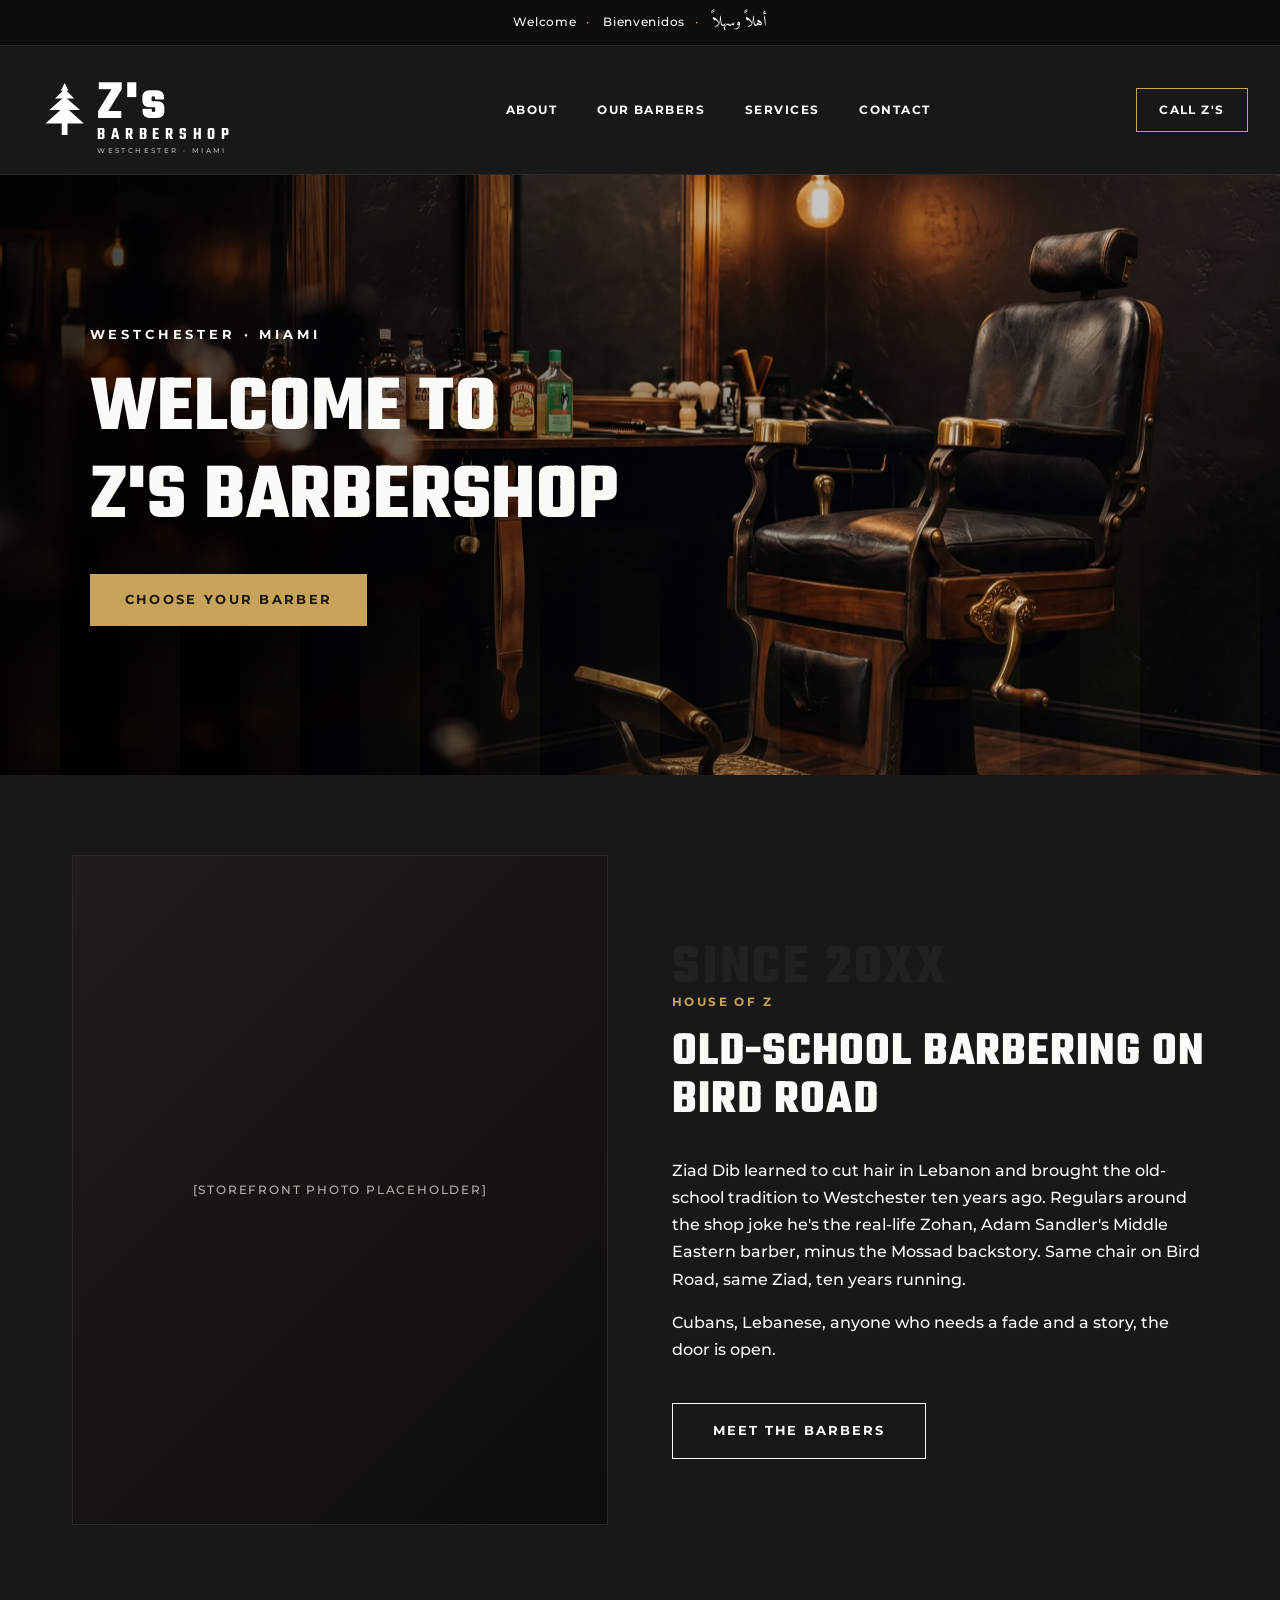
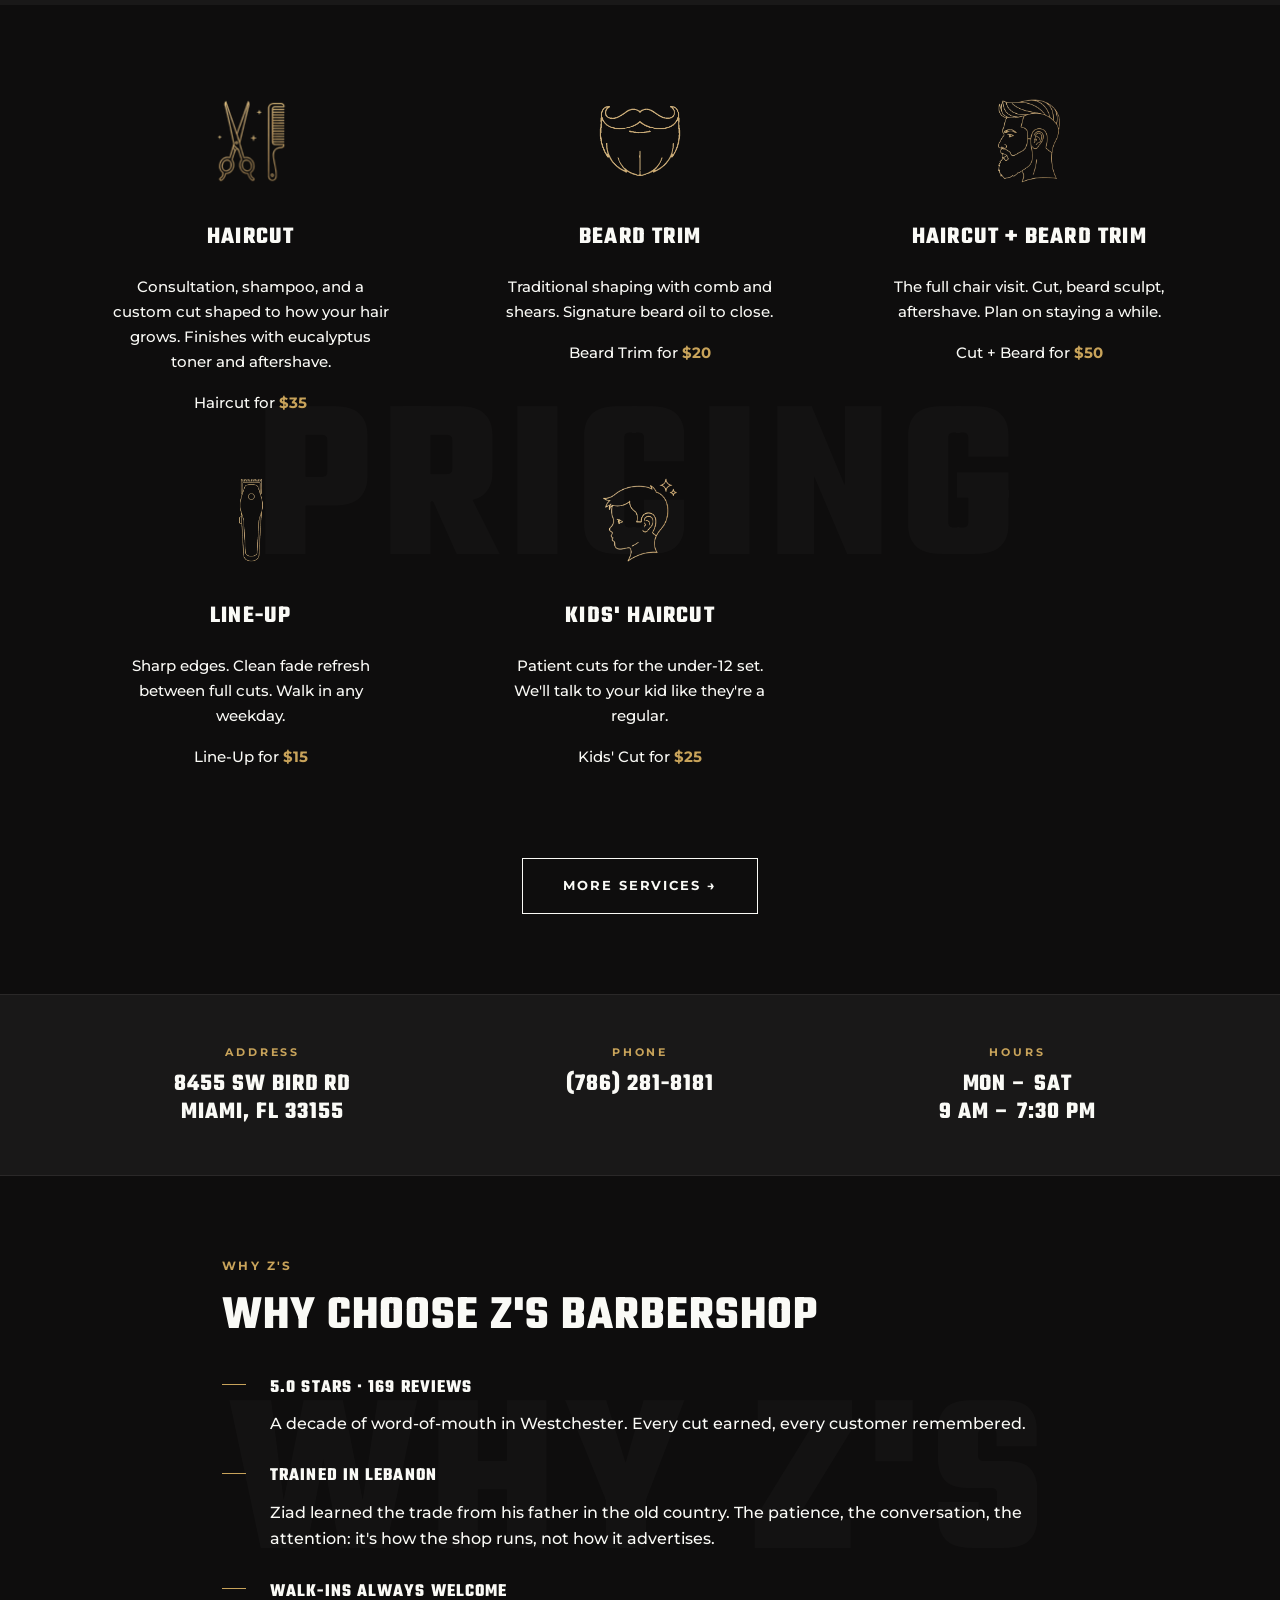
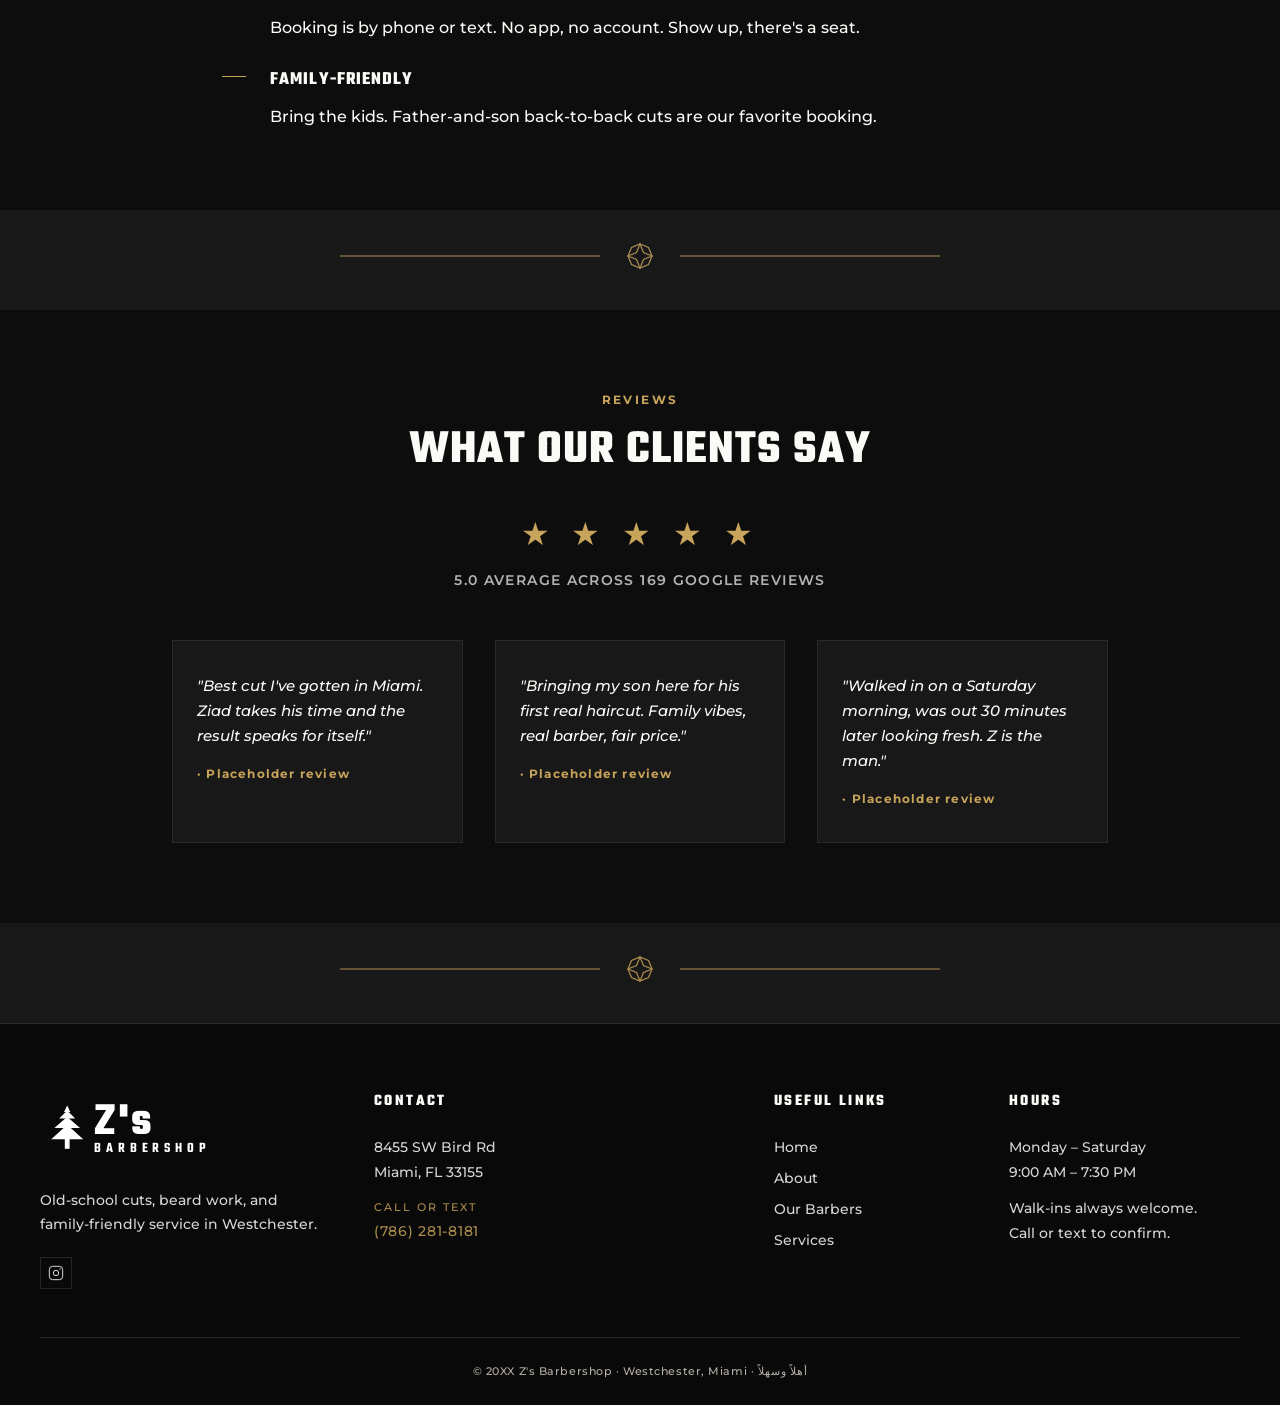
<file: prototype/index.html>
<!DOCTYPE html>
<html lang="en">
<head>
  <meta charset="UTF-8">
  <meta name="viewport" content="width=device-width, initial-scale=1.0">
  <title>Z's Barbershop — Westchester · Miami</title>
  <meta name="description" content="Z's Barbershop in Westchester, Miami. Old-school haircuts, beard trims, fades, and family-friendly service. Walk in or call (786) 281-8181.">

  <link rel="canonical" href="https://zsbarbershop.com/">
  <meta name="theme-color" content="#191818">
  <link rel="icon" href="/favicon.svg" type="image/svg+xml">
  <link rel="preload" as="image" href="../assets/generated/heroes/index-the-chair-final.webp" type="image/webp">

  <meta property="og:title" content="Z's Barbershop — Old-School Barbering in Westchester, Miami">
  <meta property="og:description" content="Old-school barbershop on Bird Road. Four barbers, four chairs, walk-ins welcome. 5.0 stars across 169 Google reviews.">
  <meta property="og:url" content="https://zsbarbershop.com/">
  <meta property="og:type" content="website">
  <meta property="og:site_name" content="Z's Barbershop">
  <meta property="og:locale" content="en_US">
  <meta property="og:image" content="https://zsbarbershop.com/assets/generated/og/og-index.jpg">
  <meta property="og:image:width" content="1200">
  <meta property="og:image:height" content="630">
  <meta property="og:image:alt" content="A vintage barber chair with brass armrests in the dimly-lit interior of Z's Barbershop">

  <meta name="twitter:card" content="summary_large_image">
  <meta name="twitter:title" content="Z's Barbershop — Old-School Barbering in Westchester, Miami">
  <meta name="twitter:description" content="Old-school barbershop on Bird Road. Four barbers, four chairs, walk-ins welcome.">
  <meta name="twitter:image" content="https://zsbarbershop.com/assets/generated/og/og-index.jpg">
  <meta name="twitter:image:alt" content="A vintage barber chair with brass armrests in the dimly-lit interior of Z's Barbershop">

  <link rel="preconnect" href="https://fonts.googleapis.com">
  <link rel="preconnect" href="https://fonts.gstatic.com" crossorigin>
  <link href="https://fonts.googleapis.com/css2?family=Teko:wght@500;600;700&family=Montserrat:wght@400;500;600;700;800&family=Amiri:wght@400;700&display=swap" rel="stylesheet">

  <script type="application/ld+json">
  {"@context":"https://schema.org","@graph":[{"@type":"BarberShop","@id":"https://zsbarbershop.com/#barbershop","name":"Z's Barbershop","url":"https://zsbarbershop.com/","image":"https://zsbarbershop.com/assets/generated/og/og-index.jpg","logo":"https://zsbarbershop.com/favicon.svg","description":"Old-school barbershop on Bird Road in Westchester, Miami. Four barbers, four chairs. Walk-ins welcome.","telephone":"+17862818181","priceRange":"$","currenciesAccepted":"USD","paymentAccepted":"Cash, Credit Card","areaServed":[{"@type":"Place","name":"Westchester, Miami"},{"@type":"City","name":"Miami"}],"address":{"@type":"PostalAddress","streetAddress":"8455 SW Bird Rd","addressLocality":"Miami","addressRegion":"FL","postalCode":"33155","addressCountry":"US"},"geo":{"@type":"GeoCoordinates","latitude":25.736,"longitude":-80.349},"openingHoursSpecification":[{"@type":"OpeningHoursSpecification","dayOfWeek":["Monday","Tuesday","Wednesday","Thursday","Friday","Saturday"],"opens":"09:00","closes":"19:30"}],"aggregateRating":{"@type":"AggregateRating","ratingValue":"5.0","reviewCount":"169"},"sameAs":["https://instagram.com/zbarbershop1"],"founder":{"@id":"https://zsbarbershop.com/barbers#ziad"},"hasOfferCatalog":{"@type":"OfferCatalog","name":"Services","itemListElement":[{"@type":"Offer","itemOffered":{"@type":"Service","name":"Haircut"},"price":"35","priceCurrency":"USD"},{"@type":"Offer","itemOffered":{"@type":"Service","name":"Kids Haircut"},"price":"25","priceCurrency":"USD"},{"@type":"Offer","itemOffered":{"@type":"Service","name":"Senior Haircut"},"price":"30","priceCurrency":"USD"},{"@type":"Offer","itemOffered":{"@type":"Service","name":"Beard Trim"},"price":"20","priceCurrency":"USD"},{"@type":"Offer","itemOffered":{"@type":"Service","name":"Haircut and Beard Trim"},"price":"50","priceCurrency":"USD"},{"@type":"Offer","itemOffered":{"@type":"Service","name":"Line-Up"},"price":"15","priceCurrency":"USD"},{"@type":"Offer","itemOffered":{"@type":"Service","name":"Father and Son Cuts"},"price":"55","priceCurrency":"USD"},{"@type":"Offer","itemOffered":{"@type":"Service","name":"Eyebrow Threading"},"price":"15","priceCurrency":"USD"}]}},{"@type":"WebSite","@id":"https://zsbarbershop.com/#website","url":"https://zsbarbershop.com/","name":"Z's Barbershop","publisher":{"@id":"https://zsbarbershop.com/#barbershop"},"inLanguage":"en-US"}]}
  </script>

  <link rel="stylesheet" href="styles.css">
</head>
<body>

  <a class="skip-link" href="#main-content">Skip to main content</a>

  <!-- Trilingual welcome strip (heritage anchor #1) -->
  <div class="welcome-strip">
    <span>Welcome</span><span class="sep">·</span>
    <span>Bienvenidos</span><span class="sep">·</span>
    <span lang="ar" dir="rtl" class="arabic">أهلاً وسهلاً</span>
  </div>

  <!-- Nav -->
  <nav class="nav-bar">
    <a href="index.html" class="nav-logo-link" aria-label="Z's Barbershop home">
      <svg class="logo-wordmark" viewBox="0 0 280 100" xmlns="http://www.w3.org/2000/svg">
        <g transform="translate(14, 22)" fill="#ffffff">
          <path d="M 20 0 L 16 8 L 24 8 Z"/>
          <path d="M 20 6 L 10 16 L 30 16 Z"/>
          <path d="M 20 14 L 4 28 L 36 28 Z"/>
          <path d="M 20 24 L 0 42 L 40 42 Z"/>
          <rect x="17" y="40" width="6" height="14"/>
        </g>
        <text x="68" y="58" font-family="Teko,sans-serif" font-weight="700" font-size="58" fill="#ffffff" letter-spacing="2">Z's</text>
        <text x="68" y="80" font-family="Teko,sans-serif" font-weight="600" font-size="18" fill="#ffffff" letter-spacing="6">BARBERSHOP</text>
        <text x="68" y="95" font-family="Montserrat,sans-serif" font-weight="500" font-size="7" fill="#ffffff" letter-spacing="2.5" opacity="0.7">WESTCHESTER · MIAMI</text>
      </svg>
    </a>
    <div class="nav-links">
      <a href="#about">ABOUT</a>
      <a href="barbers.html">OUR BARBERS</a>
      <a href="services.html">SERVICES</a>
      <a href="#visit">CONTACT</a>
    </div>
    <a href="tel:+17862818181" class="nav-cta">CALL Z'S</a>
    <button class="nav-toggle" type="button" aria-controls="mobile-nav" aria-expanded="false" aria-label="Open menu">
      <span class="hamburger-bar" aria-hidden="true"></span>
      <span class="hamburger-bar" aria-hidden="true"></span>
      <span class="hamburger-bar" aria-hidden="true"></span>
    </button>
  </nav>

  <div id="mobile-nav" class="mobile-nav" inert aria-label="Mobile navigation">
    <a href="index.html">HOME</a>
    <a href="barbers.html">OUR BARBERS</a>
    <a href="services.html">SERVICES</a>
    <a href="#visit">CONTACT</a>
    <a href="tel:+17862818181" class="mobile-nav-cta">CALL Z'S</a>
  </div>

  <main id="main-content">

  <!-- Hero -->
  <header class="hero">
    <div class="hero-content">
      <p class="hero-eyebrow">WESTCHESTER · MIAMI</p>
      <h1 class="hero-headline">Welcome to<br>Z's Barbershop</h1>
      <a href="tel:+17862818181" class="hero-cta">CHOOSE YOUR BARBER</a>
    </div>
  </header>

  <!-- About -->
  <section class="section" id="about">
    <div class="about">
      <div class="about-image">[Storefront photo placeholder]</div>
      <div>
        <span class="watermark-eyebrow" data-watermark="SINCE 20XX" aria-hidden="true"></span>
        <span class="section-eyebrow">House of Z</span>
        <h2 class="section-headline">Old-School Barbering on Bird Road</h2>
        <div class="section-body">
          <p>Ziad Dib learned to cut hair in Lebanon and brought the old-school tradition to Westchester ten years ago. Regulars around the shop joke he's the real-life Zohan, Adam Sandler's Middle Eastern barber, minus the Mossad backstory. Same chair on Bird Road, same Ziad, ten years running.</p>
          <p>Cubans, Lebanese, anyone who needs a fade and a story, the door is open.</p>
          <a href="barbers.html" class="ghost-btn">MEET THE BARBERS</a>
        </div>
      </div>
    </div>
  </section>

  <!-- Pricing -->
  <section class="pricing" id="services">
    <div class="watermark-wrap">
      <div class="watermark" aria-hidden="true" data-text="PRICING"></div>
      <div class="pricing-inner">
        <div class="services-grid">

          <article class="service-card">
            <img class="service-icon" src="../assets/generated/icons/haircut.png" alt="" aria-hidden="true">
            <h3 class="service-name">Haircut</h3>
            <p class="service-desc">Consultation, shampoo, and a custom cut shaped to how your hair grows. Finishes with eucalyptus toner and aftershave.</p>
            <p class="service-price">Haircut for <strong>$35</strong></p>
          </article>

          <article class="service-card">
            <img class="service-icon" src="../assets/generated/icons/beard-trim.png" alt="" aria-hidden="true">
            <h3 class="service-name">Beard Trim</h3>
            <p class="service-desc">Traditional shaping with comb and shears. Signature beard oil to close.</p>
            <p class="service-price">Beard Trim for <strong>$20</strong></p>
          </article>

          <article class="service-card">
            <img class="service-icon" src="../assets/generated/icons/cut-beard.png" alt="" aria-hidden="true">
            <h3 class="service-name">Haircut + Beard Trim</h3>
            <p class="service-desc">The full chair visit. Cut, beard sculpt, aftershave. Plan on staying a while.</p>
            <p class="service-price">Cut + Beard for <strong>$50</strong></p>
          </article>

          <article class="service-card">
            <img class="service-icon" src="../assets/generated/icons/lineup.png" alt="" aria-hidden="true">
            <h3 class="service-name">Line-Up</h3>
            <p class="service-desc">Sharp edges. Clean fade refresh between full cuts. Walk in any weekday.</p>
            <p class="service-price">Line-Up for <strong>$15</strong></p>
          </article>

          <article class="service-card">
            <img class="service-icon" src="../assets/generated/icons/kids.png" alt="" aria-hidden="true">
            <h3 class="service-name">Kids' Haircut</h3>
            <p class="service-desc">Patient cuts for the under-12 set. We'll talk to your kid like they're a regular.</p>
            <p class="service-price">Kids' Cut for <strong>$25</strong></p>
          </article>

        </div>

        <div class="more-services">
          <a href="services.html" class="ghost-btn">MORE SERVICES →</a>
        </div>
      </div>
    </div>
  </section>

  <!-- Trust strip -->
  <section class="trust-strip">
    <div class="trust-grid">
      <div class="trust-cell">
        <span class="label">ADDRESS</span>
        <div class="value">8455 SW Bird Rd<br>Miami, FL 33155</div>
      </div>
      <div class="trust-cell">
        <span class="label">PHONE</span>
        <div class="value"><a href="tel:+17862818181">(786) 281-8181</a></div>
      </div>
      <div class="trust-cell">
        <span class="label">HOURS</span>
        <div class="value">Mon – Sat<br>9 AM – 7:30 PM</div>
      </div>
    </div>
  </section>

  <!-- Why -->
  <section class="why-choose">
    <div class="watermark-wrap">
      <div class="watermark" aria-hidden="true" data-text="WHY Z'S"></div>
      <div class="why-choose-inner">
        <span class="section-eyebrow">Why Z's</span>
        <h2 class="section-headline">Why Choose Z's Barbershop</h2>
        <ul class="why-list">
          <li><span></span><div><strong>5.0 STARS · 169 REVIEWS</strong>A decade of word-of-mouth in Westchester. Every cut earned, every customer remembered.</div></li>
          <li><span></span><div><strong>TRAINED IN LEBANON</strong>Ziad learned the trade from his father in the old country. The patience, the conversation, the attention: it's how the shop runs, not how it advertises.</div></li>
          <li><span></span><div><strong>WALK-INS ALWAYS WELCOME</strong>Booking is by phone or text. No app, no account. Show up, there's a seat.</div></li>
          <li><span></span><div><strong>FAMILY-FRIENDLY</strong>Bring the kids. Father-and-son back-to-back cuts are our favorite booking.</div></li>
        </ul>
      </div>
    </div>
  </section>

  <!-- Damascene divider -->
  <div class="pattern-divider" aria-hidden="true">
    <svg viewBox="0 0 600 28">
      <line x1="0" y1="14" x2="260" y2="14"/>
      <g transform="translate(300, 14)">
        <path d="M 0,-12 L 8.5,-8.5 L 12,0 L 8.5,8.5 L 0,12 L -8.5,8.5 L -12,0 L -8.5,-8.5 Z"/>
        <path d="M 0,-12 L 3.5,-3.5 L 12,0 L 3.5,3.5 L 0,12 L -3.5,3.5 L -12,0 L -3.5,-3.5 Z"/>
      </g>
      <line x1="340" y1="14" x2="600" y2="14"/>
    </svg>
  </div>

  <!-- Testimonials -->
  <section class="testimonials">
    <div class="testimonials-inner">
      <span class="section-eyebrow">Reviews</span>
      <h2 class="section-headline">What Our Clients Say</h2>
      <div class="stars">★ ★ ★ ★ ★</div>
      <p class="review-count">5.0 average across 169 Google reviews</p>
      <div class="review-grid">
        <div class="review"><p class="review-text">"Best cut I've gotten in Miami. Ziad takes his time and the result speaks for itself."</p><p class="review-author">· Placeholder review</p></div>
        <div class="review"><p class="review-text">"Bringing my son here for his first real haircut. Family vibes, real barber, fair price."</p><p class="review-author">· Placeholder review</p></div>
        <div class="review"><p class="review-text">"Walked in on a Saturday morning, was out 30 minutes later looking fresh. Z is the man."</p><p class="review-author">· Placeholder review</p></div>
      </div>
    </div>
  </section>

  <!-- Damascene divider -->
  <div class="pattern-divider" aria-hidden="true">
    <svg viewBox="0 0 600 28">
      <line x1="0" y1="14" x2="260" y2="14"/>
      <g transform="translate(300, 14)">
        <path d="M 0,-12 L 8.5,-8.5 L 12,0 L 8.5,8.5 L 0,12 L -8.5,8.5 L -12,0 L -8.5,-8.5 Z"/>
        <path d="M 0,-12 L 3.5,-3.5 L 12,0 L 3.5,3.5 L 0,12 L -3.5,3.5 L -12,0 L -3.5,-3.5 Z"/>
      </g>
      <line x1="340" y1="14" x2="600" y2="14"/>
    </svg>
  </div>

  </main>

  <!-- Footer -->
  <footer class="footer" id="visit">
    <div class="footer-grid">
      <div class="footer-col">
        <svg class="footer-logo" viewBox="0 0 280 100" xmlns="http://www.w3.org/2000/svg">
          <g transform="translate(14, 22)" fill="#ffffff">
            <path d="M 20 0 L 16 8 L 24 8 Z"/>
            <path d="M 20 6 L 10 16 L 30 16 Z"/>
            <path d="M 20 14 L 4 28 L 36 28 Z"/>
            <path d="M 20 24 L 0 42 L 40 42 Z"/>
            <rect x="17" y="40" width="6" height="14"/>
          </g>
          <text x="68" y="58" font-family="Teko,sans-serif" font-weight="700" font-size="58" fill="#ffffff" letter-spacing="2">Z's</text>
          <text x="68" y="80" font-family="Teko,sans-serif" font-weight="600" font-size="18" fill="#ffffff" letter-spacing="6">BARBERSHOP</text>
        </svg>
        <p>Old-school cuts, beard work, and family-friendly service in Westchester.</p>
        <div class="footer-social">
          <a href="https://instagram.com/zbarbershop1" aria-label="Instagram"><svg viewBox="0 0 24 24"><rect x="2" y="2" width="20" height="20" rx="5"/><circle cx="12" cy="12" r="4"/><circle cx="18" cy="6" r="1" fill="currentColor" stroke="none"/></svg></a>
        </div>
      </div>
      <div class="footer-col">
        <h3>CONTACT</h3>
        <p>8455 SW Bird Rd<br>Miami, FL 33155</p>
        <span class="footer-phone-eyebrow">Call or Text</span>
        <a href="tel:+17862818181" class="footer-phone">(786) 281-8181</a>
      </div>
      <div class="footer-col">
        <h3>USEFUL LINKS</h3>
        <a href="index.html">Home</a>
        <a href="#about">About</a>
        <a href="barbers.html">Our Barbers</a>
        <a href="services.html">Services</a>
      </div>
      <div class="footer-col">
        <h3>HOURS</h3>
        <p>Monday – Saturday<br>9:00 AM – 7:30 PM</p>
        <p class="footer-note">Walk-ins always welcome.<br>Call or text to confirm.</p>
      </div>
    </div>
    <div class="footer-bottom">© 20XX Z's Barbershop · Westchester, Miami · أهلاً وسهلاً</div>
  </footer>

  <script src="nav.js" defer></script>

</body>
</html>
</file>
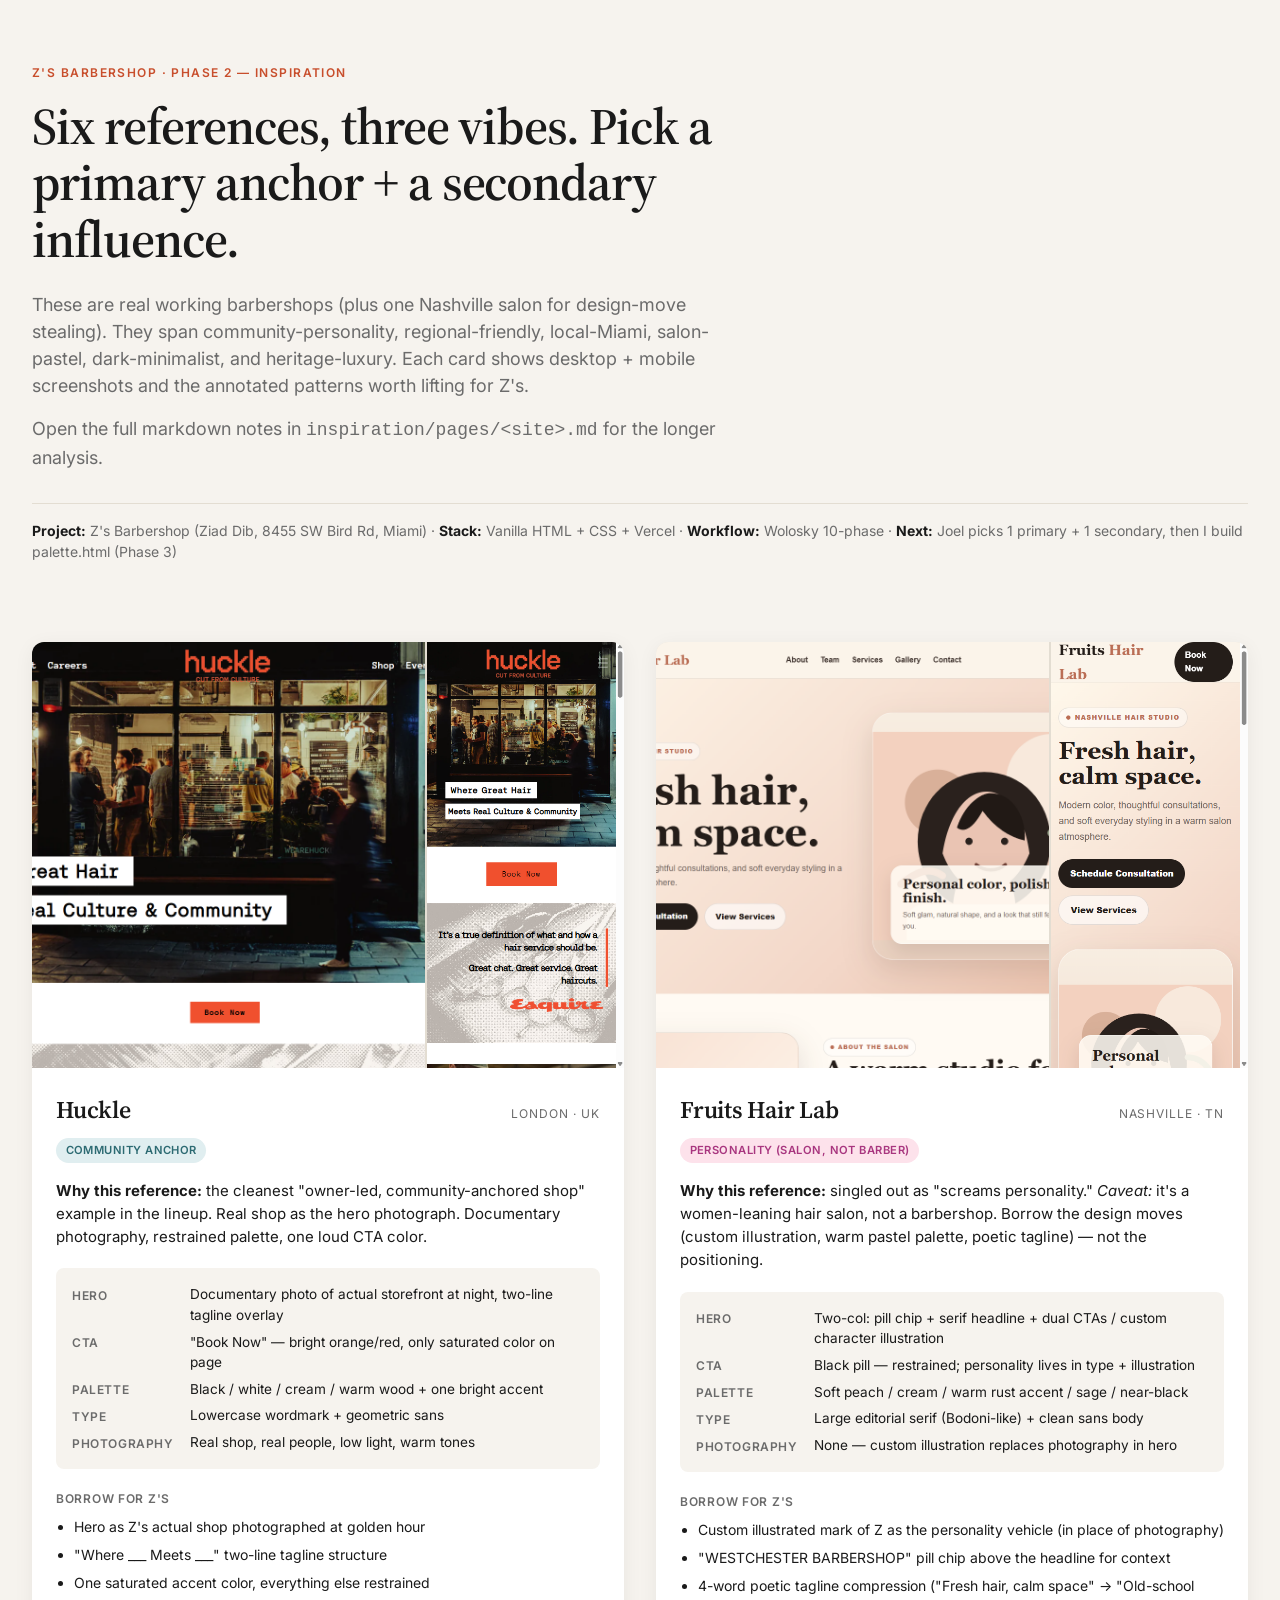
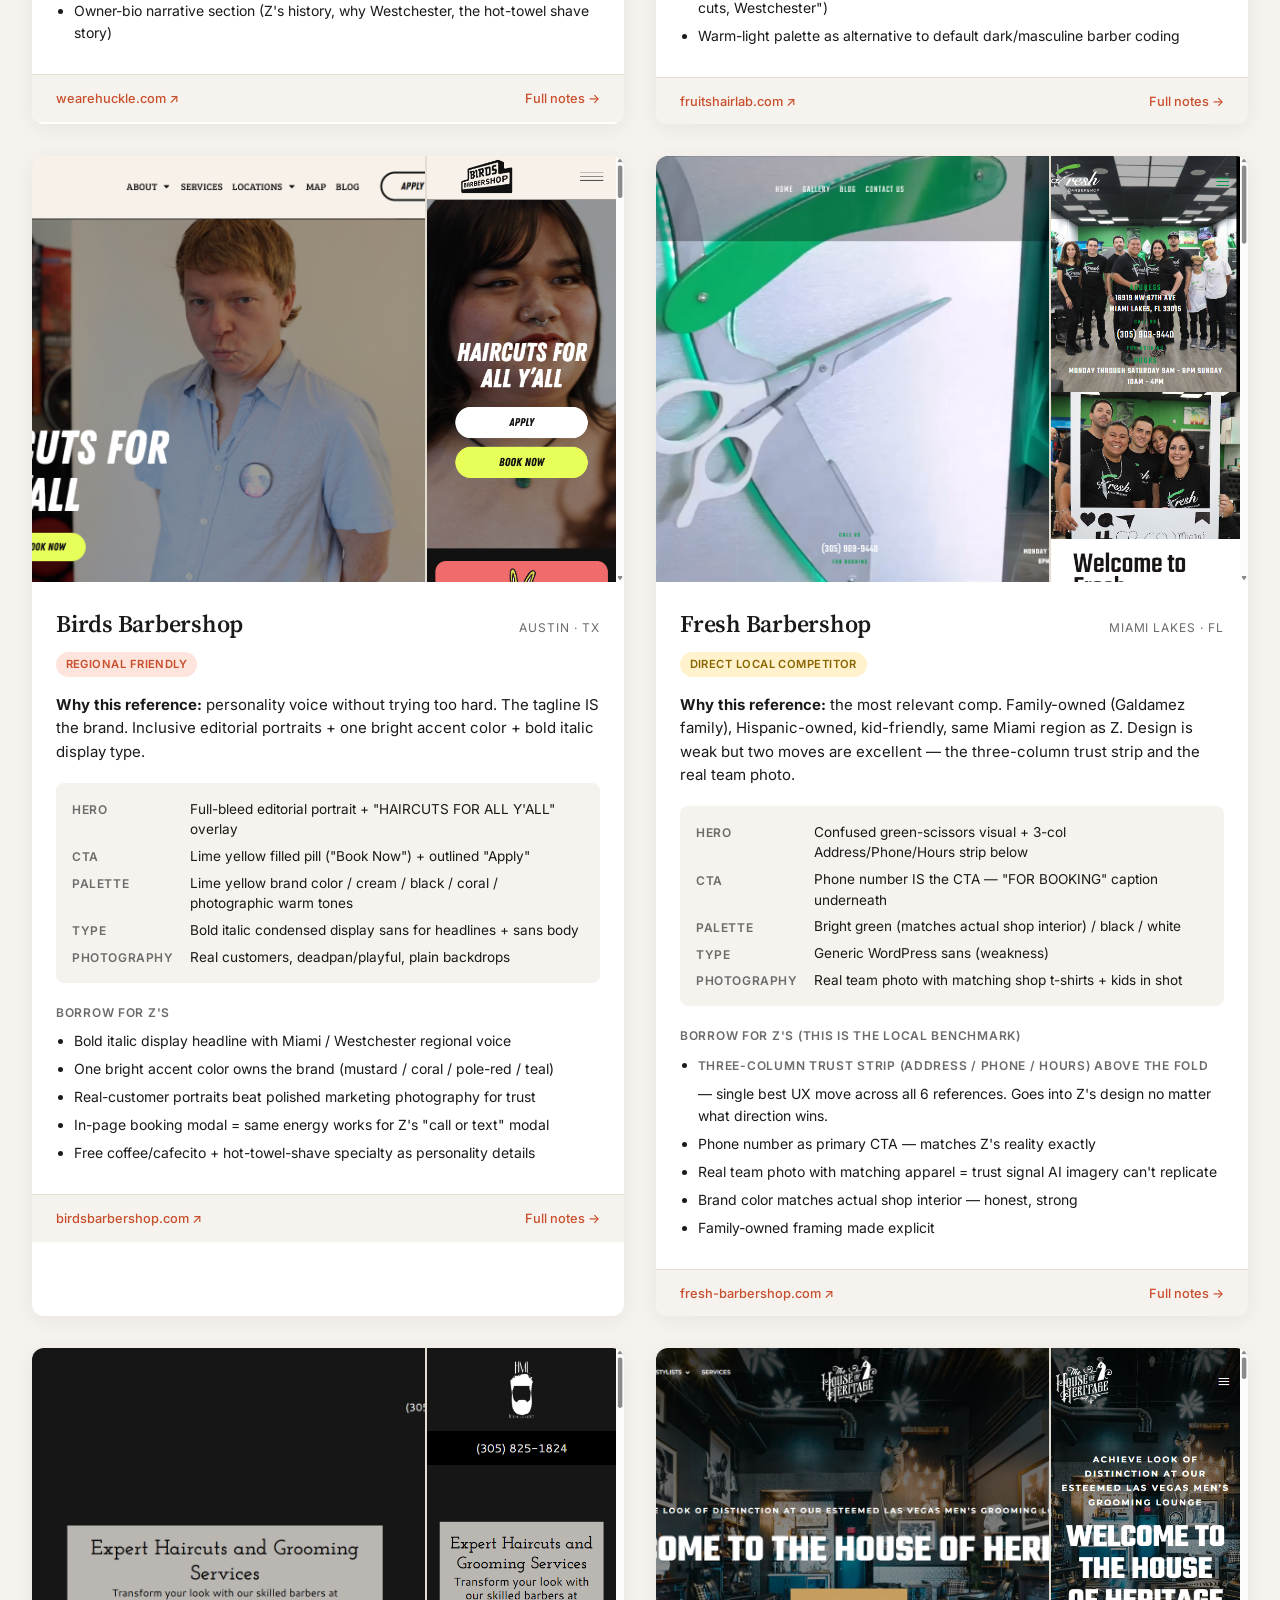
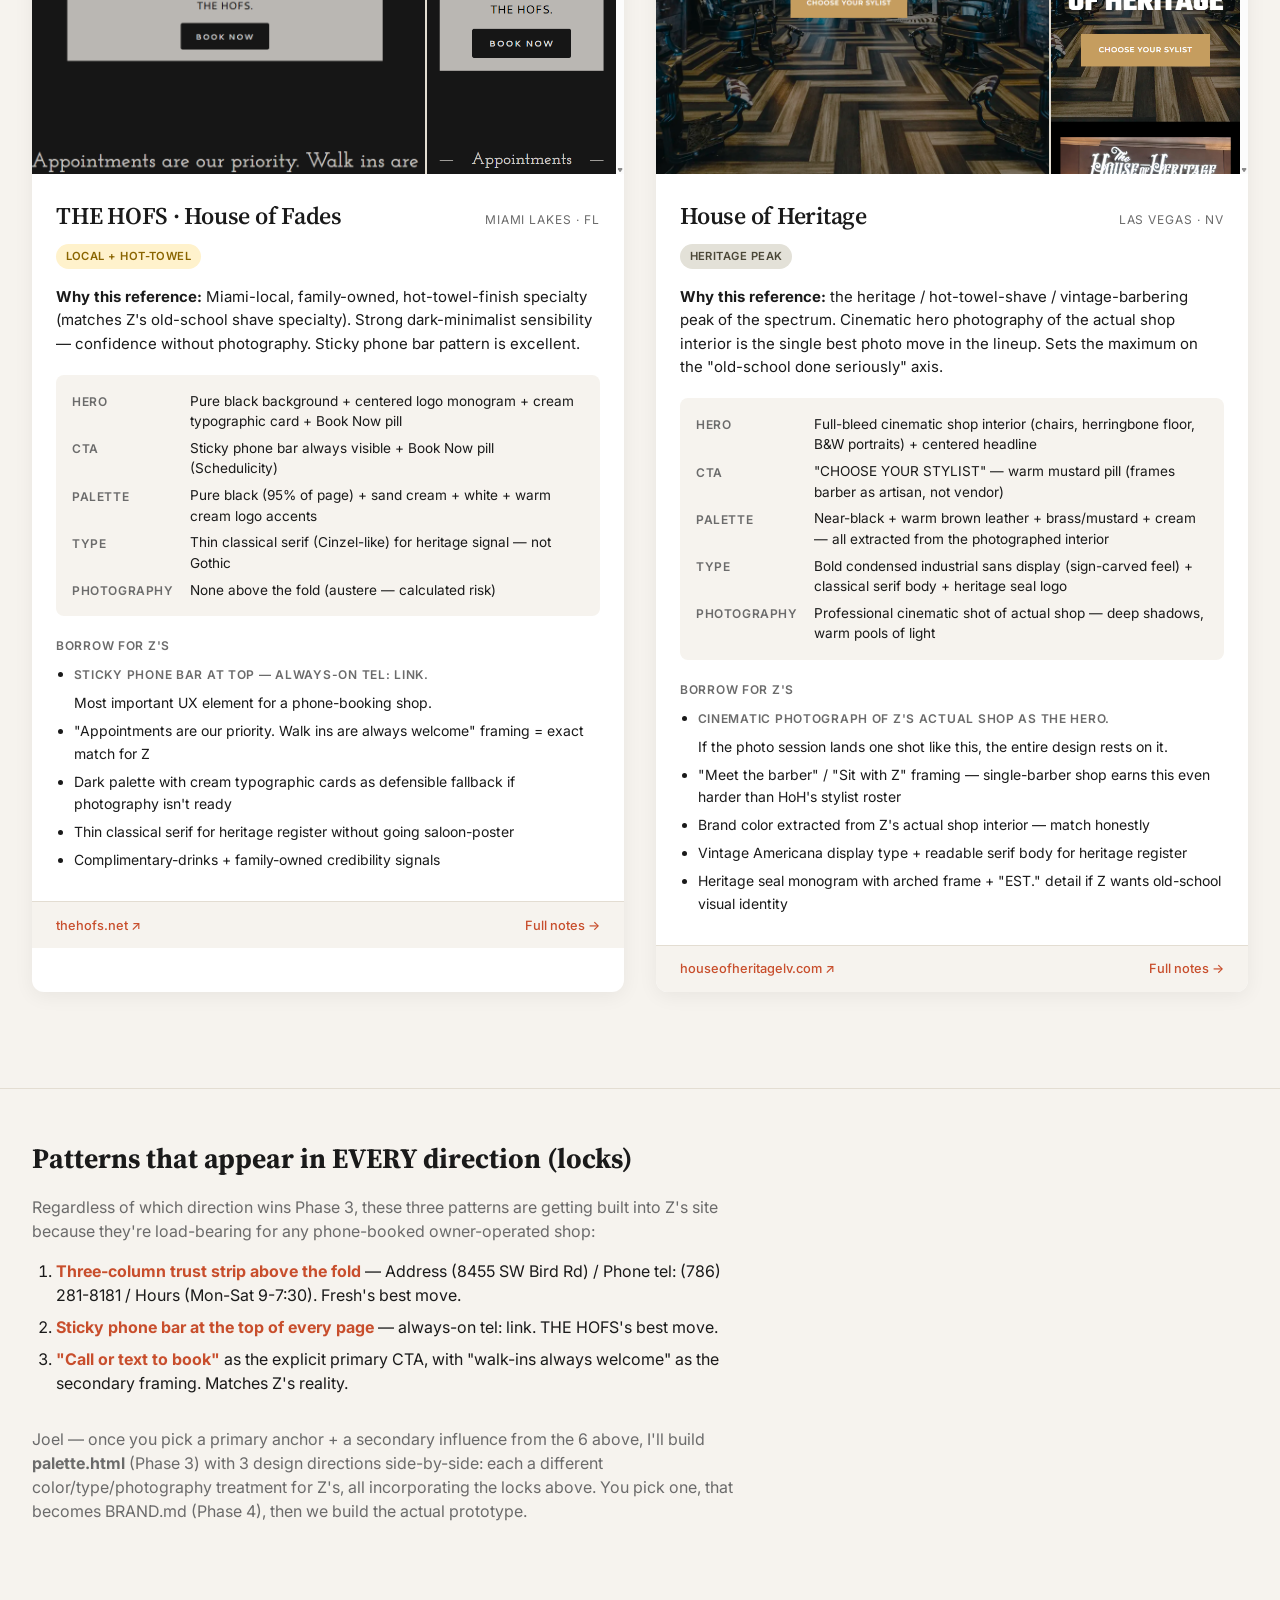
<file: inspiration.html>
<!DOCTYPE html>
<html lang="en">
<head>
  <meta charset="UTF-8">
  <meta name="viewport" content="width=device-width, initial-scale=1.0">
  <title>Z's Barbershop — Inspiration Board</title>
  <link rel="preconnect" href="https://fonts.googleapis.com">
  <link rel="preconnect" href="https://fonts.gstatic.com" crossorigin>
  <link href="https://fonts.googleapis.com/css2?family=Inter:wght@400;500;600;700&family=Source+Serif+4:opsz,wght@8..60,400;8..60,600&display=swap" rel="stylesheet">
  <style>
    :root {
      --bg: #f6f3ee;
      --surface: #ffffff;
      --ink: #1a1a1a;
      --muted: #6b6b6b;
      --line: #e3ddd2;
      --accent: #c84e2c;
      --accent-soft: #fde4dc;
      --font-sans: 'Inter', system-ui, sans-serif;
      --font-serif: 'Source Serif 4', Georgia, serif;
      --radius: 12px;
      --shadow: 0 4px 20px rgba(0, 0, 0, 0.06);
      --shadow-lg: 0 12px 40px rgba(0, 0, 0, 0.1);
    }
    * { box-sizing: border-box; margin: 0; padding: 0; }
    body {
      font-family: var(--font-sans);
      background: var(--bg);
      color: var(--ink);
      line-height: 1.5;
      -webkit-font-smoothing: antialiased;
    }
    a { color: var(--accent); text-decoration: none; }
    a:hover { text-decoration: underline; }

    .header {
      padding: 4rem 2rem 2rem;
      max-width: 1400px;
      margin: 0 auto;
    }
    .eyebrow {
      font-size: 0.75rem;
      font-weight: 600;
      letter-spacing: 0.12em;
      text-transform: uppercase;
      color: var(--accent);
      margin-bottom: 1rem;
    }
    h1 {
      font-family: var(--font-serif);
      font-weight: 600;
      font-size: clamp(2rem, 4vw, 3.5rem);
      line-height: 1.1;
      letter-spacing: -0.02em;
      max-width: 800px;
      margin-bottom: 1.5rem;
    }
    .intro {
      font-size: 1.125rem;
      color: var(--muted);
      max-width: 720px;
      margin-bottom: 1rem;
    }
    .meta {
      font-size: 0.875rem;
      color: var(--muted);
      padding: 1rem 0;
      border-top: 1px solid var(--line);
      margin-top: 2rem;
    }
    .meta strong { color: var(--ink); }

    .grid {
      max-width: 1400px;
      margin: 0 auto;
      padding: 2rem;
      display: grid;
      gap: 2rem;
    }
    @media (min-width: 900px) {
      .grid { grid-template-columns: 1fr 1fr; }
    }

    .card {
      background: var(--surface);
      border-radius: var(--radius);
      overflow: hidden;
      box-shadow: var(--shadow);
      display: flex;
      flex-direction: column;
      transition: box-shadow 0.2s, transform 0.2s;
    }
    .card:hover { box-shadow: var(--shadow-lg); transform: translateY(-2px); }

    .card-images {
      display: grid;
      grid-template-columns: 2fr 1fr;
      gap: 2px;
      background: var(--line);
      aspect-ratio: 3 / 2;
    }
    .card-images img {
      width: 100%;
      height: 100%;
      object-fit: cover;
      display: block;
      background: #000;
    }
    .card-images img.mobile { background: #fff; }

    .card-body { padding: 1.5rem; }
    .card-head { display: flex; align-items: baseline; justify-content: space-between; gap: 1rem; margin-bottom: 0.5rem; }
    .card-title {
      font-family: var(--font-serif);
      font-size: 1.5rem;
      font-weight: 600;
      letter-spacing: -0.01em;
    }
    .card-loc {
      font-size: 0.75rem;
      color: var(--muted);
      text-transform: uppercase;
      letter-spacing: 0.08em;
      white-space: nowrap;
    }
    .card-tag {
      display: inline-block;
      background: var(--accent-soft);
      color: var(--accent);
      font-size: 0.7rem;
      font-weight: 600;
      padding: 0.25rem 0.6rem;
      border-radius: 999px;
      letter-spacing: 0.04em;
      text-transform: uppercase;
      margin-bottom: 1rem;
    }
    .card-tag.local { background: #fff2cc; color: #8a6500; }
    .card-tag.peak { background: #e3e1d8; color: #4a4737; }
    .card-tag.salon { background: #fde2eb; color: #a8367f; }
    .card-tag.community { background: #e0eef0; color: #2c6a72; }

    .why {
      font-size: 0.9375rem;
      color: var(--ink);
      margin-bottom: 1.25rem;
      line-height: 1.55;
    }

    .attrs {
      display: grid;
      grid-template-columns: auto 1fr;
      gap: 0.4rem 1rem;
      font-size: 0.85rem;
      margin-bottom: 1.25rem;
      padding: 1rem;
      background: var(--bg);
      border-radius: 8px;
    }
    .attrs dt { font-weight: 600; color: var(--muted); font-size: 0.75rem; text-transform: uppercase; letter-spacing: 0.05em; padding-top: 0.15rem; }
    .attrs dd { color: var(--ink); }

    .borrowable {
      font-size: 0.875rem;
      line-height: 1.6;
    }
    .borrowable strong {
      display: block;
      font-size: 0.75rem;
      font-weight: 600;
      color: var(--muted);
      text-transform: uppercase;
      letter-spacing: 0.06em;
      margin-bottom: 0.5rem;
    }
    .borrowable ul { padding-left: 1.1rem; }
    .borrowable li { margin-bottom: 0.35rem; }

    .card-foot {
      padding: 0.85rem 1.5rem;
      background: var(--bg);
      border-top: 1px solid var(--line);
      display: flex;
      justify-content: space-between;
      align-items: center;
      gap: 1rem;
      font-size: 0.8rem;
    }
    .card-foot a { font-weight: 500; }
    .read-more {
      font-family: var(--font-sans);
      color: var(--muted);
    }

    .footer {
      max-width: 1400px;
      margin: 4rem auto 0;
      padding: 3rem 2rem 5rem;
      border-top: 1px solid var(--line);
    }
    .footer h2 {
      font-family: var(--font-serif);
      font-size: 1.75rem;
      margin-bottom: 1rem;
    }
    .footer p { color: var(--muted); max-width: 720px; margin-bottom: 1rem; }
    .footer ol { padding-left: 1.5rem; margin-top: 1rem; max-width: 720px; }
    .footer li { margin-bottom: 0.5rem; color: var(--ink); }
    .footer li strong { color: var(--accent); }
  </style>
</head>
<body>

<header class="header">
  <div class="eyebrow">Z's Barbershop · Phase 2 — Inspiration</div>
  <h1>Six references, three vibes. Pick a primary anchor + a secondary influence.</h1>
  <p class="intro">
    These are real working barbershops (plus one Nashville salon for design-move stealing). They span community-personality, regional-friendly, local-Miami, salon-pastel, dark-minimalist, and heritage-luxury. Each card shows desktop + mobile screenshots and the annotated patterns worth lifting for Z's.
  </p>
  <p class="intro">
    Open the full markdown notes in <code>inspiration/pages/&lt;site&gt;.md</code> for the longer analysis.
  </p>
  <div class="meta">
    <strong>Project:</strong> Z's Barbershop (Ziad Dib, 8455 SW Bird Rd, Miami) ·
    <strong>Stack:</strong> Vanilla HTML + CSS + Vercel ·
    <strong>Workflow:</strong> Wolosky 10-phase ·
    <strong>Next:</strong> Joel picks 1 primary + 1 secondary, then I build palette.html (Phase 3)
  </div>
</header>

<main class="grid">

  <!-- HUCKLE -->
  <article class="card">
    <div class="card-images">
      <img src="inspiration/screenshots/huckle-desktop.png" alt="Huckle Barbershop — desktop view" loading="lazy">
      <img src="inspiration/screenshots/huckle-mobile.png" alt="Huckle Barbershop — mobile view" class="mobile" loading="lazy">
    </div>
    <div class="card-body">
      <div class="card-head">
        <h2 class="card-title">Huckle</h2>
        <span class="card-loc">London · UK</span>
      </div>
      <span class="card-tag community">Community anchor</span>
      <p class="why"><strong>Why this reference:</strong> the cleanest "owner-led, community-anchored shop" example in the lineup. Real shop as the hero photograph. Documentary photography, restrained palette, one loud CTA color.</p>
      <dl class="attrs">
        <dt>Hero</dt><dd>Documentary photo of actual storefront at night, two-line tagline overlay</dd>
        <dt>CTA</dt><dd>"Book Now" — bright orange/red, only saturated color on page</dd>
        <dt>Palette</dt><dd>Black / white / cream / warm wood + one bright accent</dd>
        <dt>Type</dt><dd>Lowercase wordmark + geometric sans</dd>
        <dt>Photography</dt><dd>Real shop, real people, low light, warm tones</dd>
      </dl>
      <div class="borrowable">
        <strong>Borrow for Z's</strong>
        <ul>
          <li>Hero as Z's actual shop photographed at golden hour</li>
          <li>"Where ___ Meets ___" two-line tagline structure</li>
          <li>One saturated accent color, everything else restrained</li>
          <li>Owner-bio narrative section (Z's history, why Westchester, the hot-towel shave story)</li>
        </ul>
      </div>
    </div>
    <div class="card-foot">
      <a href="https://wearehuckle.com/" target="_blank" rel="noopener">wearehuckle.com ↗</a>
      <span class="read-more"><a href="inspiration/pages/huckle.md">Full notes →</a></span>
    </div>
  </article>

  <!-- FRUITS -->
  <article class="card">
    <div class="card-images">
      <img src="inspiration/screenshots/fruits-desktop.png" alt="Fruits Hair Lab — desktop view" class="mobile" loading="lazy">
      <img src="inspiration/screenshots/fruits-mobile.png" alt="Fruits Hair Lab — mobile view" class="mobile" loading="lazy">
    </div>
    <div class="card-body">
      <div class="card-head">
        <h2 class="card-title">Fruits Hair Lab</h2>
        <span class="card-loc">Nashville · TN</span>
      </div>
      <span class="card-tag salon">Personality (salon, not barber)</span>
      <p class="why"><strong>Why this reference:</strong> singled out as "screams personality." <em>Caveat:</em> it's a women-leaning hair salon, not a barbershop. Borrow the design moves (custom illustration, warm pastel palette, poetic tagline) — not the positioning.</p>
      <dl class="attrs">
        <dt>Hero</dt><dd>Two-col: pill chip + serif headline + dual CTAs / custom character illustration</dd>
        <dt>CTA</dt><dd>Black pill — restrained; personality lives in type + illustration</dd>
        <dt>Palette</dt><dd>Soft peach / cream / warm rust accent / sage / near-black</dd>
        <dt>Type</dt><dd>Large editorial serif (Bodoni-like) + clean sans body</dd>
        <dt>Photography</dt><dd>None — custom illustration replaces photography in hero</dd>
      </dl>
      <div class="borrowable">
        <strong>Borrow for Z's</strong>
        <ul>
          <li>Custom illustrated mark of Z as the personality vehicle (in place of photography)</li>
          <li>"WESTCHESTER BARBERSHOP" pill chip above the headline for context</li>
          <li>4-word poetic tagline compression ("Fresh hair, calm space" → "Old-school cuts, Westchester")</li>
          <li>Warm-light palette as alternative to default dark/masculine barber coding</li>
        </ul>
      </div>
    </div>
    <div class="card-foot">
      <a href="https://fruitshairlab.com/" target="_blank" rel="noopener">fruitshairlab.com ↗</a>
      <span class="read-more"><a href="inspiration/pages/fruits.md">Full notes →</a></span>
    </div>
  </article>

  <!-- BIRDS -->
  <article class="card">
    <div class="card-images">
      <img src="inspiration/screenshots/birds-desktop.png" alt="Birds Barbershop — desktop view" loading="lazy">
      <img src="inspiration/screenshots/birds-mobile.png" alt="Birds Barbershop — mobile view" class="mobile" loading="lazy">
    </div>
    <div class="card-body">
      <div class="card-head">
        <h2 class="card-title">Birds Barbershop</h2>
        <span class="card-loc">Austin · TX</span>
      </div>
      <span class="card-tag">Regional friendly</span>
      <p class="why"><strong>Why this reference:</strong> personality voice without trying too hard. The tagline IS the brand. Inclusive editorial portraits + one bright accent color + bold italic display type.</p>
      <dl class="attrs">
        <dt>Hero</dt><dd>Full-bleed editorial portrait + "HAIRCUTS FOR ALL Y'ALL" overlay</dd>
        <dt>CTA</dt><dd>Lime yellow filled pill ("Book Now") + outlined "Apply"</dd>
        <dt>Palette</dt><dd>Lime yellow brand color / cream / black / coral / photographic warm tones</dd>
        <dt>Type</dt><dd>Bold italic condensed display sans for headlines + sans body</dd>
        <dt>Photography</dt><dd>Real customers, deadpan/playful, plain backdrops</dd>
      </dl>
      <div class="borrowable">
        <strong>Borrow for Z's</strong>
        <ul>
          <li>Bold italic display headline with Miami / Westchester regional voice</li>
          <li>One bright accent color owns the brand (mustard / coral / pole-red / teal)</li>
          <li>Real-customer portraits beat polished marketing photography for trust</li>
          <li>In-page booking modal = same energy works for Z's "call or text" modal</li>
          <li>Free coffee/cafecito + hot-towel-shave specialty as personality details</li>
        </ul>
      </div>
    </div>
    <div class="card-foot">
      <a href="https://birdsbarbershop.com/" target="_blank" rel="noopener">birdsbarbershop.com ↗</a>
      <span class="read-more"><a href="inspiration/pages/birds.md">Full notes →</a></span>
    </div>
  </article>

  <!-- FRESH -->
  <article class="card">
    <div class="card-images">
      <img src="inspiration/screenshots/fresh-desktop.png" alt="Fresh Barbershop — desktop view" loading="lazy">
      <img src="inspiration/screenshots/fresh-mobile.png" alt="Fresh Barbershop — mobile view" class="mobile" loading="lazy">
    </div>
    <div class="card-body">
      <div class="card-head">
        <h2 class="card-title">Fresh Barbershop</h2>
        <span class="card-loc">Miami Lakes · FL</span>
      </div>
      <span class="card-tag local">Direct local competitor</span>
      <p class="why"><strong>Why this reference:</strong> the most relevant comp. Family-owned (Galdamez family), Hispanic-owned, kid-friendly, same Miami region as Z. Design is weak but two moves are excellent — the three-column trust strip and the real team photo.</p>
      <dl class="attrs">
        <dt>Hero</dt><dd>Confused green-scissors visual + 3-col Address/Phone/Hours strip below</dd>
        <dt>CTA</dt><dd>Phone number IS the CTA — "FOR BOOKING" caption underneath</dd>
        <dt>Palette</dt><dd>Bright green (matches actual shop interior) / black / white</dd>
        <dt>Type</dt><dd>Generic WordPress sans (weakness)</dd>
        <dt>Photography</dt><dd>Real team photo with matching shop t-shirts + kids in shot</dd>
      </dl>
      <div class="borrowable">
        <strong>Borrow for Z's (THIS IS THE LOCAL BENCHMARK)</strong>
        <ul>
          <li><strong>Three-column trust strip (Address / Phone / Hours) above the fold</strong> — single best UX move across all 6 references. Goes into Z's design no matter what direction wins.</li>
          <li>Phone number as primary CTA — matches Z's reality exactly</li>
          <li>Real team photo with matching apparel = trust signal AI imagery can't replicate</li>
          <li>Brand color matches actual shop interior — honest, strong</li>
          <li>Family-owned framing made explicit</li>
        </ul>
      </div>
    </div>
    <div class="card-foot">
      <a href="https://fresh-barbershop.com/" target="_blank" rel="noopener">fresh-barbershop.com ↗</a>
      <span class="read-more"><a href="inspiration/pages/fresh.md">Full notes →</a></span>
    </div>
  </article>

  <!-- HOFS -->
  <article class="card">
    <div class="card-images">
      <img src="inspiration/screenshots/hofs-desktop.png" alt="THE HOFS — desktop view" loading="lazy">
      <img src="inspiration/screenshots/hofs-mobile.png" alt="THE HOFS — mobile view" class="mobile" loading="lazy">
    </div>
    <div class="card-body">
      <div class="card-head">
        <h2 class="card-title">THE HOFS · House of Fades</h2>
        <span class="card-loc">Miami Lakes · FL</span>
      </div>
      <span class="card-tag local">Local + hot-towel</span>
      <p class="why"><strong>Why this reference:</strong> Miami-local, family-owned, hot-towel-finish specialty (matches Z's old-school shave specialty). Strong dark-minimalist sensibility — confidence without photography. Sticky phone bar pattern is excellent.</p>
      <dl class="attrs">
        <dt>Hero</dt><dd>Pure black background + centered logo monogram + cream typographic card + Book Now pill</dd>
        <dt>CTA</dt><dd>Sticky phone bar always visible + Book Now pill (Schedulicity)</dd>
        <dt>Palette</dt><dd>Pure black (95% of page) + sand cream + white + warm cream logo accents</dd>
        <dt>Type</dt><dd>Thin classical serif (Cinzel-like) for heritage signal — not Gothic</dd>
        <dt>Photography</dt><dd>None above the fold (austere — calculated risk)</dd>
      </dl>
      <div class="borrowable">
        <strong>Borrow for Z's</strong>
        <ul>
          <li><strong>Sticky phone bar at top — always-on tel: link.</strong> Most important UX element for a phone-booking shop.</li>
          <li>"Appointments are our priority. Walk ins are always welcome" framing = exact match for Z</li>
          <li>Dark palette with cream typographic cards as defensible fallback if photography isn't ready</li>
          <li>Thin classical serif for heritage register without going saloon-poster</li>
          <li>Complimentary-drinks + family-owned credibility signals</li>
        </ul>
      </div>
    </div>
    <div class="card-foot">
      <a href="https://thehofs.net/" target="_blank" rel="noopener">thehofs.net ↗</a>
      <span class="read-more"><a href="inspiration/pages/hofs.md">Full notes →</a></span>
    </div>
  </article>

  <!-- HOUSE OF HERITAGE -->
  <article class="card">
    <div class="card-images">
      <img src="inspiration/screenshots/heritage-desktop.png" alt="House of Heritage — desktop view" loading="lazy">
      <img src="inspiration/screenshots/heritage-mobile.png" alt="House of Heritage — mobile view" class="mobile" loading="lazy">
    </div>
    <div class="card-body">
      <div class="card-head">
        <h2 class="card-title">House of Heritage</h2>
        <span class="card-loc">Las Vegas · NV</span>
      </div>
      <span class="card-tag peak">Heritage peak</span>
      <p class="why"><strong>Why this reference:</strong> the heritage / hot-towel-shave / vintage-barbering peak of the spectrum. Cinematic hero photography of the actual shop interior is the single best photo move in the lineup. Sets the maximum on the "old-school done seriously" axis.</p>
      <dl class="attrs">
        <dt>Hero</dt><dd>Full-bleed cinematic shop interior (chairs, herringbone floor, B&W portraits) + centered headline</dd>
        <dt>CTA</dt><dd>"CHOOSE YOUR STYLIST" — warm mustard pill (frames barber as artisan, not vendor)</dd>
        <dt>Palette</dt><dd>Near-black + warm brown leather + brass/mustard + cream — all extracted from the photographed interior</dd>
        <dt>Type</dt><dd>Bold condensed industrial sans display (sign-carved feel) + classical serif body + heritage seal logo</dd>
        <dt>Photography</dt><dd>Professional cinematic shot of actual shop — deep shadows, warm pools of light</dd>
      </dl>
      <div class="borrowable">
        <strong>Borrow for Z's</strong>
        <ul>
          <li><strong>Cinematic photograph of Z's actual shop as the hero.</strong> If the photo session lands one shot like this, the entire design rests on it.</li>
          <li>"Meet the barber" / "Sit with Z" framing — single-barber shop earns this even harder than HoH's stylist roster</li>
          <li>Brand color extracted from Z's actual shop interior — match honestly</li>
          <li>Vintage Americana display type + readable serif body for heritage register</li>
          <li>Heritage seal monogram with arched frame + "EST." detail if Z wants old-school visual identity</li>
        </ul>
      </div>
    </div>
    <div class="card-foot">
      <a href="https://houseofheritagelv.com/" target="_blank" rel="noopener">houseofheritagelv.com ↗</a>
      <span class="read-more"><a href="inspiration/pages/heritage.md">Full notes →</a></span>
    </div>
  </article>

</main>

<footer class="footer">
  <h2>Patterns that appear in EVERY direction (locks)</h2>
  <p>
    Regardless of which direction wins Phase 3, these three patterns are getting built into Z's site because they're load-bearing for any phone-booked owner-operated shop:
  </p>
  <ol>
    <li><strong>Three-column trust strip above the fold</strong> — Address (8455 SW Bird Rd) / Phone tel: (786) 281-8181 / Hours (Mon-Sat 9-7:30). Fresh's best move.</li>
    <li><strong>Sticky phone bar at the top of every page</strong> — always-on tel: link. THE HOFS's best move.</li>
    <li><strong>"Call or text to book"</strong> as the explicit primary CTA, with "walk-ins always welcome" as the secondary framing. Matches Z's reality.</li>
  </ol>
  <p style="margin-top: 2rem;">
    Joel — once you pick a primary anchor + a secondary influence from the 6 above, I'll build <strong>palette.html</strong> (Phase 3) with 3 design directions side-by-side: each a different color/type/photography treatment for Z's, all incorporating the locks above. You pick one, that becomes BRAND.md (Phase 4), then we build the actual prototype.
  </p>
</footer>

</body>
</html>
</file>
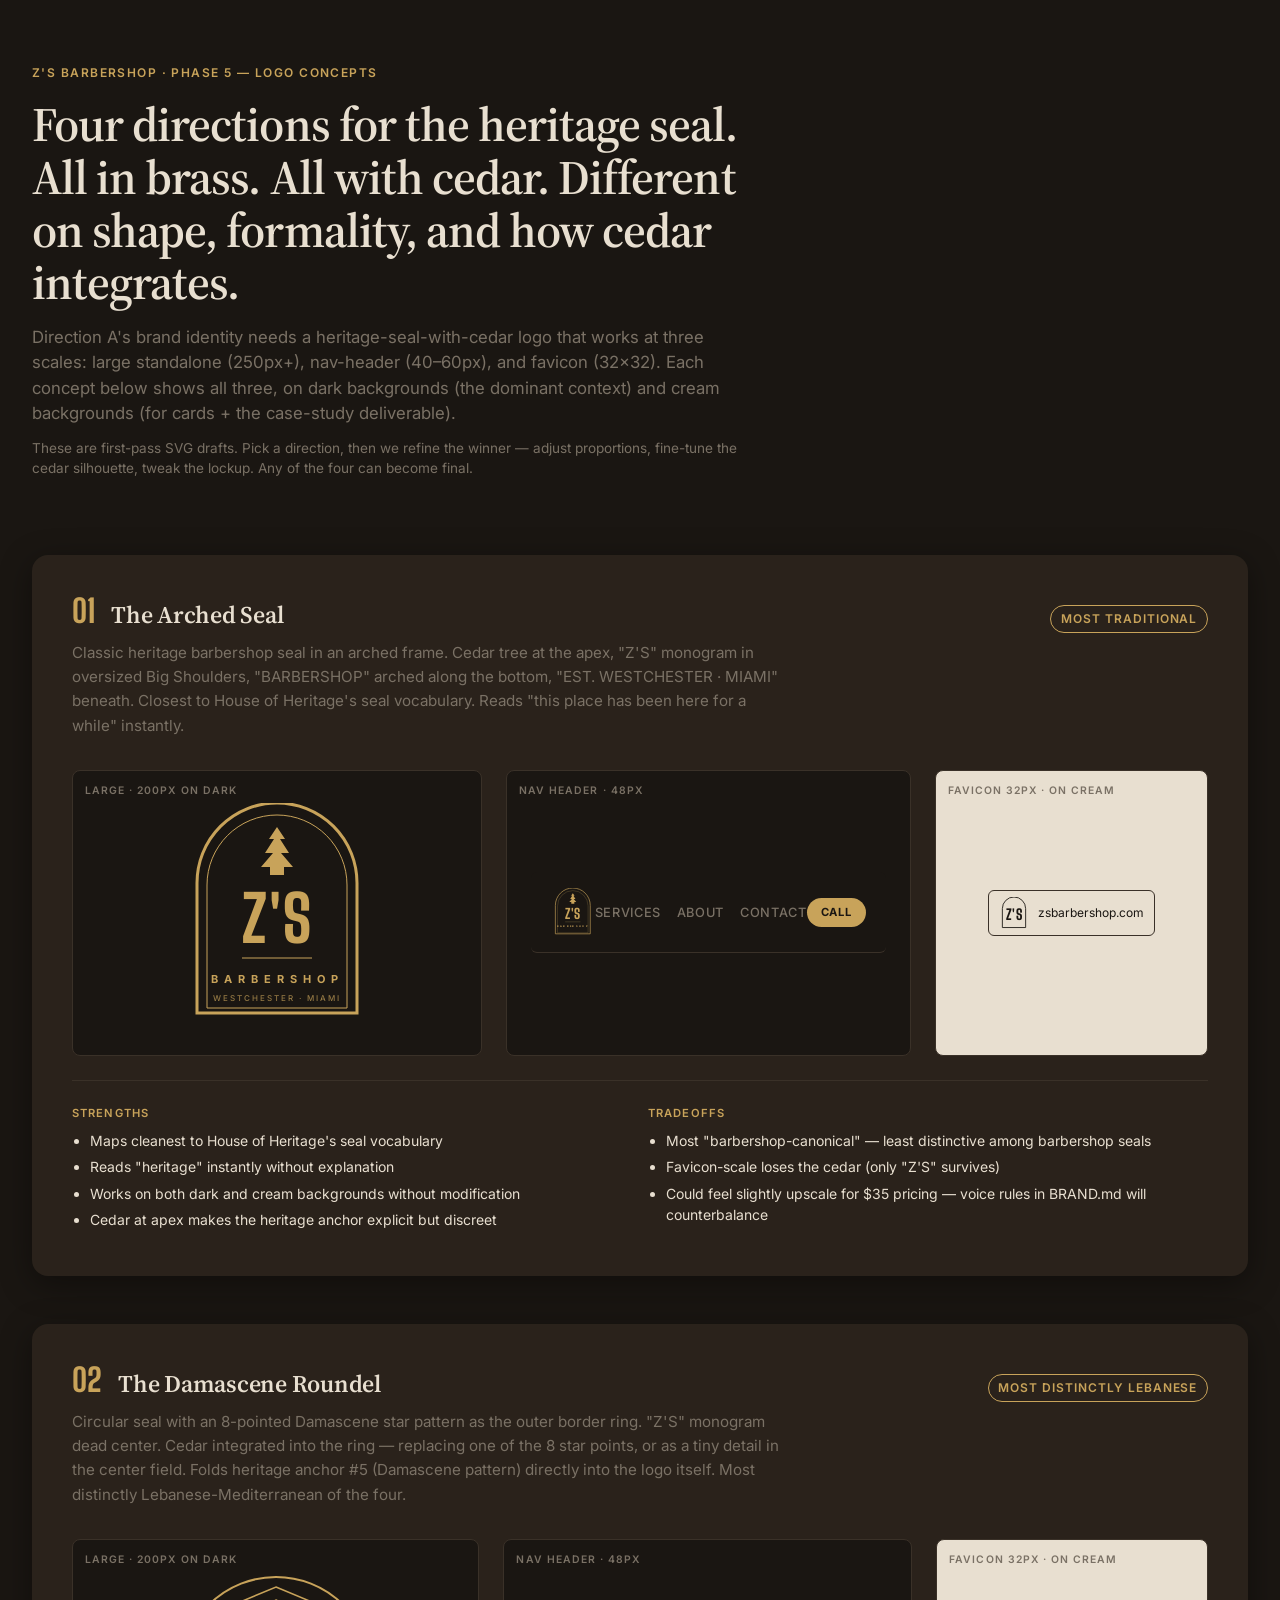
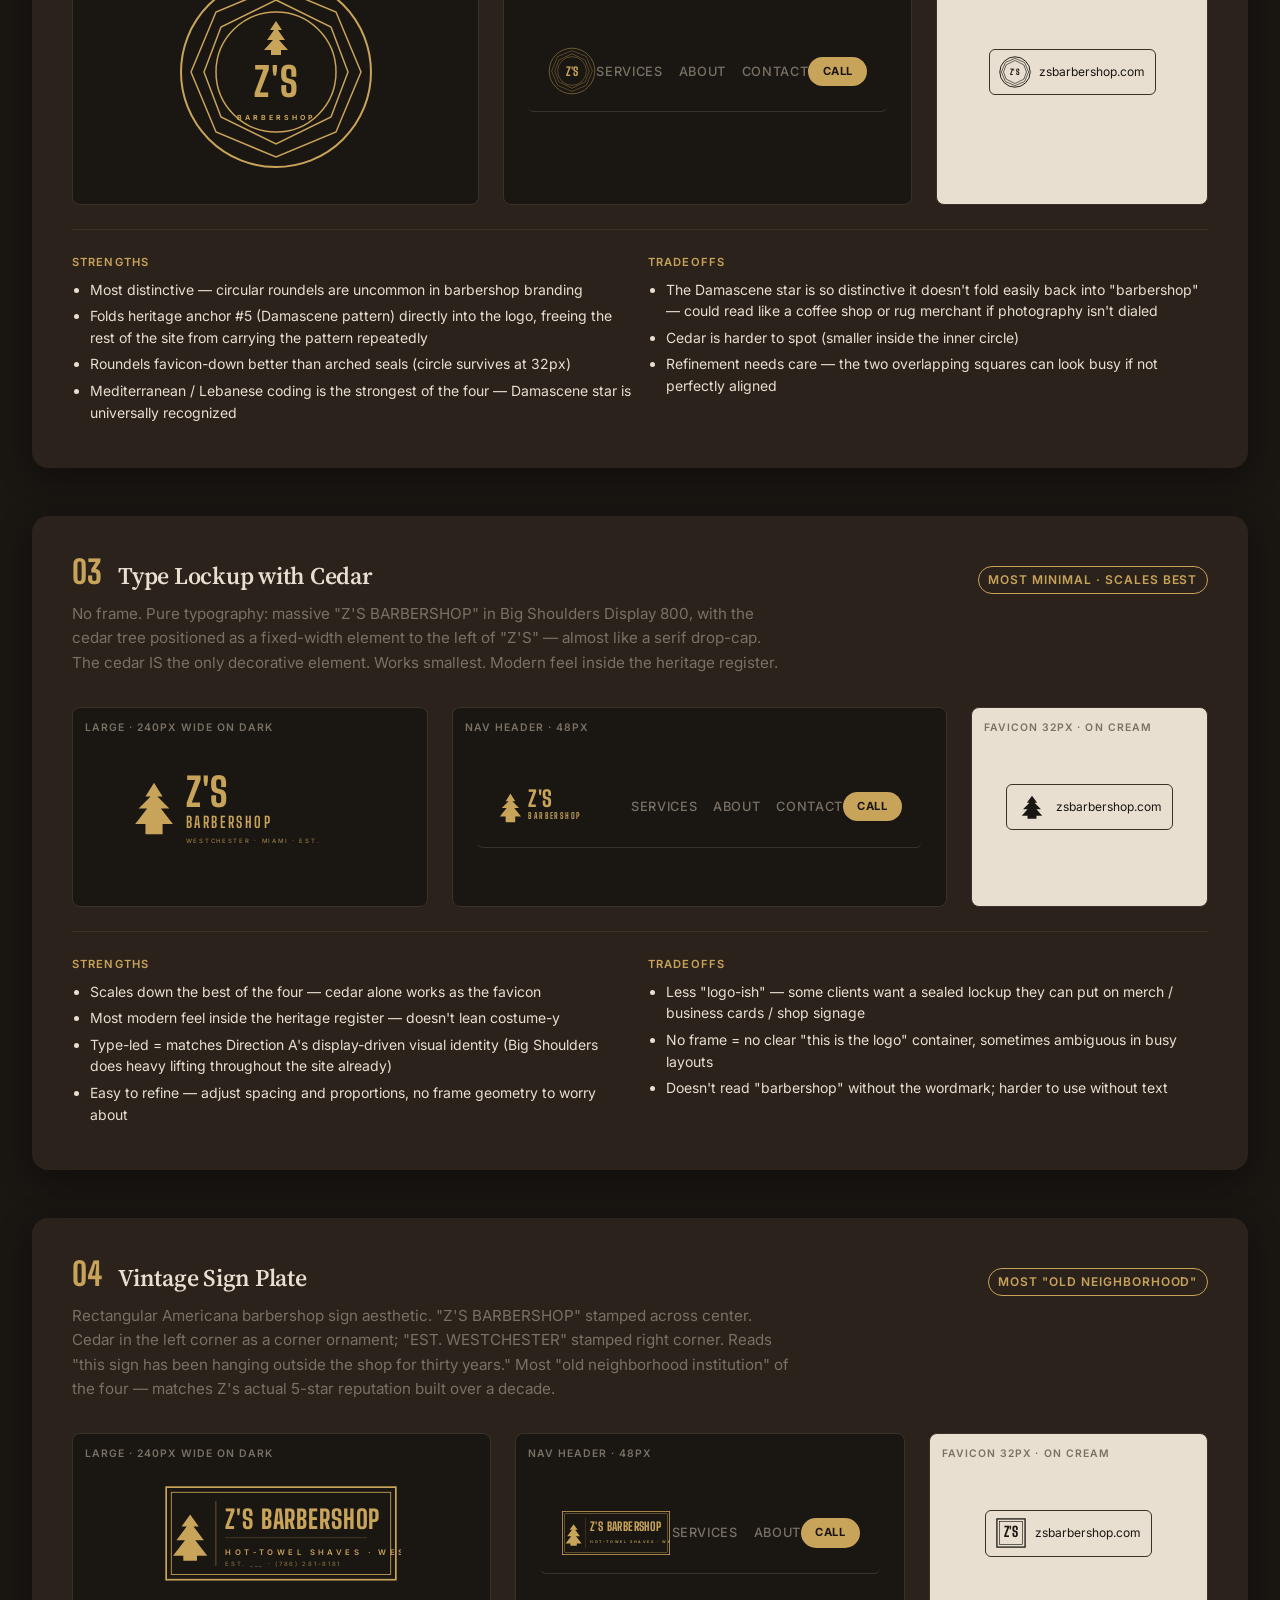
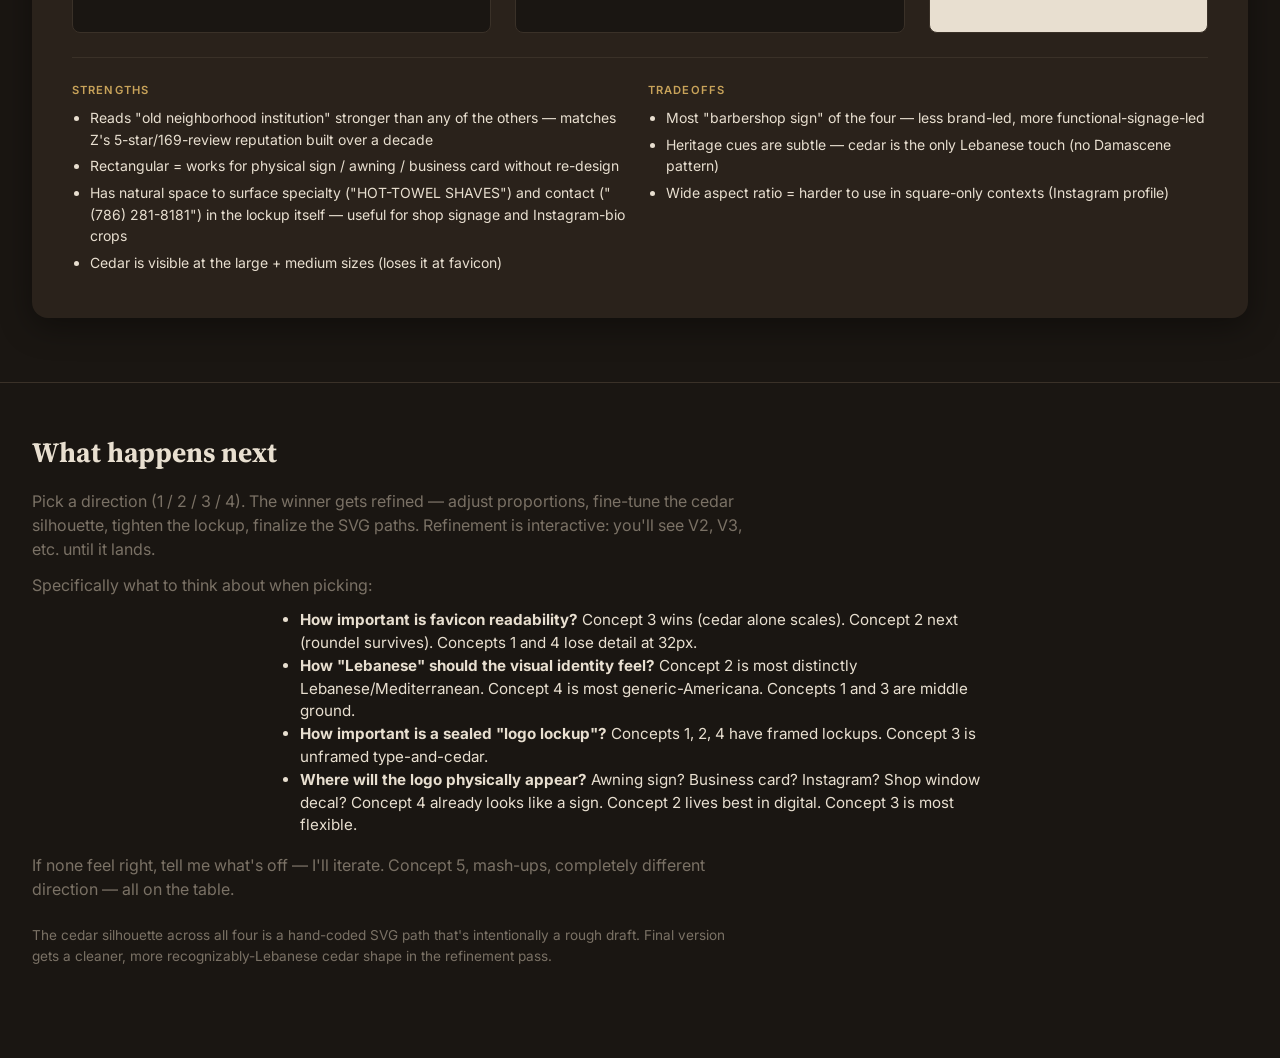
<file: logo-options.html>
<!DOCTYPE html>
<html lang="en">
<head>
  <meta charset="UTF-8">
  <meta name="viewport" content="width=device-width, initial-scale=1.0">
  <title>Z's Barbershop — Logo Concepts (Phase 5)</title>
  <link rel="preconnect" href="https://fonts.googleapis.com">
  <link rel="preconnect" href="https://fonts.gstatic.com" crossorigin>
  <link href="https://fonts.googleapis.com/css2?family=Big+Shoulders+Display:wght@700;800;900&family=Source+Serif+4:opsz,wght@8..60,400;8..60,600&family=Inter:wght@400;500;600;700&display=swap" rel="stylesheet">
  <style>
    :root {
      --primary:#1a1612;
      --surface:#2a221b;
      --accent:#c8a35a;
      --ink:#e8dfd0;
      --muted:#7a7165;
      --line:#3a3128;
    }
    *{box-sizing:border-box;margin:0;padding:0}
    body{
      font-family:'Inter',system-ui,sans-serif;
      background:var(--primary);
      color:var(--ink);
      line-height:1.5;
      -webkit-font-smoothing:antialiased;
    }

    .page-head{max-width:1280px;margin:0 auto;padding:4rem 2rem 2rem}
    .eyebrow{
      font-size:.75rem;font-weight:600;letter-spacing:.12em;
      text-transform:uppercase;color:var(--accent);margin-bottom:1rem;
    }
    .page-head h1{
      font-family:'Source Serif 4',serif;font-weight:600;
      font-size:clamp(2rem,4vw,3rem);line-height:1.1;
      letter-spacing:-.02em;max-width:760px;margin-bottom:1rem;color:var(--ink);
    }
    .page-head p{color:var(--muted);max-width:720px;margin-bottom:.75rem;font-size:1.05rem}

    .concepts{
      max-width:1280px;margin:2rem auto 0;padding:0 2rem;
      display:grid;gap:3rem;
    }

    .concept{
      background:var(--surface);
      border-radius:16px;
      padding:2.5rem;
      box-shadow:0 8px 32px rgba(0,0,0,.4);
    }
    .concept-head{display:flex;align-items:baseline;gap:1rem;margin-bottom:.5rem;flex-wrap:wrap}
    .concept-num{
      font-family:'Big Shoulders Display',sans-serif;font-weight:800;
      font-size:2rem;color:var(--accent);line-height:1;
    }
    .concept-name{
      font-family:'Source Serif 4',serif;font-weight:600;
      font-size:1.5rem;color:var(--ink);letter-spacing:-.01em;
    }
    .concept-tag{
      font-size:.75rem;font-weight:600;letter-spacing:.08em;
      text-transform:uppercase;color:var(--accent);
      padding:.25rem .6rem;border:1px solid var(--accent);border-radius:999px;
      margin-left:auto;
    }
    .concept-desc{color:var(--muted);max-width:720px;margin-bottom:2rem;font-size:.95rem;line-height:1.6}

    .showcase{
      display:grid;gap:1.5rem;
      grid-template-columns:1fr;
    }
    @media(min-width:900px){
      .showcase{grid-template-columns:1.5fr 1fr 1fr}
    }

    .showcase-cell{
      background:var(--primary);
      border:1px solid var(--line);
      border-radius:8px;
      padding:2rem 1.5rem;
      display:flex;
      flex-direction:column;
      align-items:center;
      justify-content:center;
      min-height:200px;
      position:relative;
    }
    .showcase-cell.cream{background:var(--ink)}
    .showcase-label{
      position:absolute;top:.75rem;left:.75rem;
      font-size:.65rem;font-weight:600;letter-spacing:.1em;
      text-transform:uppercase;color:var(--muted);
    }
    .showcase-cell.cream .showcase-label{color:var(--muted)}

    /* Logo size contexts */
    .logo-large{width:200px;height:auto;display:block}
    .logo-nav{height:48px;width:auto;display:block}
    .logo-favicon{width:32px;height:32px;display:block}

    /* Nav mock */
    .nav-mock{
      width:100%;display:flex;align-items:center;justify-content:space-between;
      padding:1rem 1.25rem;border-bottom:1px solid var(--line);
      background:var(--primary);border-radius:6px;
    }
    .nav-mock .nav-links{display:flex;gap:1rem;font-family:'Inter',sans-serif;font-size:.8rem;color:var(--muted);font-weight:500;letter-spacing:.05em;text-transform:uppercase}
    .nav-mock .cta{
      background:var(--accent);color:var(--primary);
      padding:.4rem .9rem;border-radius:999px;
      font-size:.7rem;font-weight:700;letter-spacing:.05em;text-transform:uppercase;
    }

    /* Favicon mock */
    .favicon-mock{
      background:var(--primary);
      border:1px solid var(--line);
      padding:.4rem .6rem;
      display:inline-flex;align-items:center;gap:.5rem;
      border-radius:6px;font-size:.75rem;color:var(--muted);
      font-family:'Inter',sans-serif;
    }

    .concept-notes{
      margin-top:1.5rem;padding-top:1.5rem;border-top:1px solid var(--line);
      display:grid;gap:1rem;
    }
    @media(min-width:700px){
      .concept-notes{grid-template-columns:1fr 1fr}
    }
    .note-block h3{
      font-size:.7rem;font-weight:600;letter-spacing:.1em;
      text-transform:uppercase;color:var(--accent);margin-bottom:.5rem;
    }
    .note-block ul{padding-left:1.1rem;font-size:.875rem;color:var(--ink);line-height:1.55}
    .note-block li{margin-bottom:.3rem}
    .note-block p{font-size:.875rem;color:var(--ink);line-height:1.55}

    .page-foot{
      max-width:1280px;margin:4rem auto 0;padding:3rem 2rem 5rem;
      border-top:1px solid var(--line);
    }
    .page-foot h2{font-family:'Source Serif 4',serif;font-size:1.75rem;margin-bottom:1rem}
    .page-foot p{color:var(--muted);max-width:720px;margin-bottom:.75rem}
  </style>
</head>
<body>

<header class="page-head">
  <div class="eyebrow">Z's Barbershop · Phase 5 — Logo Concepts</div>
  <h1>Four directions for the heritage seal. All in brass. All with cedar. Different on shape, formality, and how cedar integrates.</h1>
  <p>
    Direction A's brand identity needs a heritage-seal-with-cedar logo that works at three scales: large standalone (250px+), nav-header (40–60px), and favicon (32×32). Each concept below shows all three, on dark backgrounds (the dominant context) and cream backgrounds (for cards + the case-study deliverable).
  </p>
  <p style="font-size:.85rem">
    These are first-pass SVG drafts. Pick a direction, then we refine the winner — adjust proportions, fine-tune the cedar silhouette, tweak the lockup. Any of the four can become final.
  </p>
</header>

<main class="concepts">

  <!-- ─── CONCEPT 1: THE ARCHED SEAL ─── -->
  <article class="concept">
    <div class="concept-head">
      <span class="concept-num">01</span>
      <h2 class="concept-name">The Arched Seal</h2>
      <span class="concept-tag">Most traditional</span>
    </div>
    <p class="concept-desc">
      Classic heritage barbershop seal in an arched frame. Cedar tree at the apex, "Z'S" monogram in oversized Big Shoulders, "BARBERSHOP" arched along the bottom, "EST. WESTCHESTER · MIAMI" beneath. Closest to House of Heritage's seal vocabulary. Reads "this place has been here for a while" instantly.
    </p>

    <div class="showcase">
      <div class="showcase-cell">
        <span class="showcase-label">Large · 200px on dark</span>
        <svg class="logo-large" viewBox="0 0 200 220" xmlns="http://www.w3.org/2000/svg" aria-label="Z's Barbershop logo concept 1: arched seal">
          <!-- Outer arched frame -->
          <path d="M 20,210 L 20,80 A 80,80 0 0 1 180,80 L 180,210 Z"
                fill="none" stroke="#c8a35a" stroke-width="3"/>
          <!-- Inner thin arch line -->
          <path d="M 30,205 L 30,82 A 70,70 0 0 1 170,82 L 170,205 Z"
                fill="none" stroke="#c8a35a" stroke-width="1"/>
          <!-- Cedar tree silhouette at apex -->
          <g transform="translate(100, 32)" fill="#c8a35a">
            <path d="M 0,-8 L -8,4 L -3,4 L -12,18 L -4,18 L -16,32 L -7,32 L -7,40 L 7,40 L 7,32 L 16,32 L 4,18 L 12,18 L 3,4 L 8,4 Z"/>
          </g>
          <!-- Z'S monogram -->
          <text x="100" y="140" font-family="'Big Shoulders Display','Oswald',sans-serif"
                font-weight="800" font-size="64" fill="#c8a35a"
                text-anchor="middle" letter-spacing="2">Z'S</text>
          <!-- Decorative line under monogram -->
          <line x1="65" y1="155" x2="135" y2="155" stroke="#c8a35a" stroke-width="1"/>
          <!-- Barbershop curve text -->
          <text x="100" y="180" font-family="'Inter',sans-serif"
                font-weight="700" font-size="11" fill="#c8a35a"
                text-anchor="middle" letter-spacing="6">BARBERSHOP</text>
          <!-- Est line -->
          <text x="100" y="198" font-family="'Inter',sans-serif"
                font-weight="500" font-size="8" fill="#c8a35a"
                text-anchor="middle" letter-spacing="2" opacity=".7">WESTCHESTER · MIAMI</text>
        </svg>
      </div>

      <div class="showcase-cell">
        <span class="showcase-label">Nav header · 48px</span>
        <div class="nav-mock">
          <svg class="logo-nav" viewBox="0 0 200 220" xmlns="http://www.w3.org/2000/svg" aria-hidden="true">
            <path d="M 20,210 L 20,80 A 80,80 0 0 1 180,80 L 180,210 Z" fill="none" stroke="#c8a35a" stroke-width="3"/>
            <path d="M 30,205 L 30,82 A 70,70 0 0 1 170,82 L 170,205 Z" fill="none" stroke="#c8a35a" stroke-width="1"/>
            <g transform="translate(100, 32)" fill="#c8a35a">
              <path d="M 0,-8 L -8,4 L -3,4 L -12,18 L -4,18 L -16,32 L -7,32 L -7,40 L 7,40 L 7,32 L 16,32 L 4,18 L 12,18 L 3,4 L 8,4 Z"/>
            </g>
            <text x="100" y="140" font-family="'Big Shoulders Display',sans-serif" font-weight="800" font-size="64" fill="#c8a35a" text-anchor="middle" letter-spacing="2">Z'S</text>
            <line x1="65" y1="155" x2="135" y2="155" stroke="#c8a35a" stroke-width="1"/>
            <text x="100" y="180" font-family="'Inter',sans-serif" font-weight="700" font-size="11" fill="#c8a35a" text-anchor="middle" letter-spacing="6">BARBERSHOP</text>
          </svg>
          <div class="nav-links"><span>Services</span><span>About</span><span>Contact</span></div>
          <span class="cta">Call</span>
        </div>
      </div>

      <div class="showcase-cell cream">
        <span class="showcase-label">Favicon 32px · on cream</span>
        <div class="favicon-mock" style="background:#e8dfd0;color:#1a1612">
          <svg class="logo-favicon" viewBox="0 0 200 220" xmlns="http://www.w3.org/2000/svg">
            <path d="M 20,210 L 20,80 A 80,80 0 0 1 180,80 L 180,210 Z" fill="none" stroke="#1a1612" stroke-width="6"/>
            <text x="100" y="160" font-family="'Big Shoulders Display',sans-serif" font-weight="800" font-size="100" fill="#1a1612" text-anchor="middle" letter-spacing="2">Z'S</text>
          </svg>
          <span>zsbarbershop.com</span>
        </div>
      </div>
    </div>

    <div class="concept-notes">
      <div class="note-block">
        <h3>Strengths</h3>
        <ul>
          <li>Maps cleanest to House of Heritage's seal vocabulary</li>
          <li>Reads "heritage" instantly without explanation</li>
          <li>Works on both dark and cream backgrounds without modification</li>
          <li>Cedar at apex makes the heritage anchor explicit but discreet</li>
        </ul>
      </div>
      <div class="note-block">
        <h3>Tradeoffs</h3>
        <ul>
          <li>Most "barbershop-canonical" — least distinctive among barbershop seals</li>
          <li>Favicon-scale loses the cedar (only "Z'S" survives)</li>
          <li>Could feel slightly upscale for $35 pricing — voice rules in BRAND.md will counterbalance</li>
        </ul>
      </div>
    </div>
  </article>

  <!-- ─── CONCEPT 2: THE DAMASCENE ROUNDEL ─── -->
  <article class="concept">
    <div class="concept-head">
      <span class="concept-num">02</span>
      <h2 class="concept-name">The Damascene Roundel</h2>
      <span class="concept-tag">Most distinctly Lebanese</span>
    </div>
    <p class="concept-desc">
      Circular seal with an 8-pointed Damascene star pattern as the outer border ring. "Z'S" monogram dead center. Cedar integrated into the ring — replacing one of the 8 star points, or as a tiny detail in the center field. Folds heritage anchor #5 (Damascene pattern) directly into the logo itself. Most distinctly Lebanese-Mediterranean of the four.
    </p>

    <div class="showcase">
      <div class="showcase-cell">
        <span class="showcase-label">Large · 200px on dark</span>
        <svg class="logo-large" viewBox="0 0 200 200" xmlns="http://www.w3.org/2000/svg" aria-label="Z's Barbershop logo concept 2: Damascene roundel">
          <!-- Outer circle -->
          <circle cx="100" cy="100" r="95" fill="none" stroke="#c8a35a" stroke-width="2"/>
          <!-- 8-pointed star pattern (formed by two overlapping squares rotated) -->
          <g stroke="#c8a35a" stroke-width="1.5" fill="none">
            <!-- Square 1 -->
            <path d="M 100,15 L 160,40 L 185,100 L 160,160 L 100,185 L 40,160 L 15,100 L 40,40 Z"/>
            <!-- Square 2 rotated 22.5deg -->
            <path d="M 100,28 L 155,55 L 172,100 L 155,145 L 100,172 L 45,145 L 28,100 L 45,55 Z"/>
          </g>
          <!-- Inner circle border -->
          <circle cx="100" cy="100" r="60" fill="none" stroke="#c8a35a" stroke-width="1.5"/>
          <!-- Small cedar at top of inner circle -->
          <g transform="translate(100, 55)" fill="#c8a35a">
            <path d="M 0,-6 L -6,3 L -2,3 L -9,13 L -3,13 L -12,23 L -5,23 L -5,28 L 5,28 L 5,23 L 12,23 L 3,13 L 9,13 L 2,3 L 6,3 Z"/>
          </g>
          <!-- Z'S monogram -->
          <text x="100" y="125" font-family="'Big Shoulders Display','Oswald',sans-serif"
                font-weight="800" font-size="40" fill="#c8a35a"
                text-anchor="middle" letter-spacing="1">Z'S</text>
          <!-- Bottom text -->
          <text x="100" y="148" font-family="'Inter',sans-serif"
                font-weight="700" font-size="7" fill="#c8a35a"
                text-anchor="middle" letter-spacing="3">BARBERSHOP</text>
        </svg>
      </div>

      <div class="showcase-cell">
        <span class="showcase-label">Nav header · 48px</span>
        <div class="nav-mock">
          <svg class="logo-nav" viewBox="0 0 200 200" xmlns="http://www.w3.org/2000/svg" aria-hidden="true">
            <circle cx="100" cy="100" r="95" fill="none" stroke="#c8a35a" stroke-width="2"/>
            <g stroke="#c8a35a" stroke-width="1.5" fill="none">
              <path d="M 100,15 L 160,40 L 185,100 L 160,160 L 100,185 L 40,160 L 15,100 L 40,40 Z"/>
              <path d="M 100,28 L 155,55 L 172,100 L 155,145 L 100,172 L 45,145 L 28,100 L 45,55 Z"/>
            </g>
            <circle cx="100" cy="100" r="60" fill="none" stroke="#c8a35a" stroke-width="1.5"/>
            <text x="100" y="120" font-family="'Big Shoulders Display',sans-serif" font-weight="800" font-size="50" fill="#c8a35a" text-anchor="middle" letter-spacing="1">Z'S</text>
          </svg>
          <div class="nav-links"><span>Services</span><span>About</span><span>Contact</span></div>
          <span class="cta">Call</span>
        </div>
      </div>

      <div class="showcase-cell cream">
        <span class="showcase-label">Favicon 32px · on cream</span>
        <div class="favicon-mock" style="background:#e8dfd0;color:#1a1612">
          <svg class="logo-favicon" viewBox="0 0 200 200" xmlns="http://www.w3.org/2000/svg">
            <circle cx="100" cy="100" r="95" fill="none" stroke="#1a1612" stroke-width="6"/>
            <g stroke="#1a1612" stroke-width="4" fill="none">
              <path d="M 100,15 L 160,40 L 185,100 L 160,160 L 100,185 L 40,160 L 15,100 L 40,40 Z"/>
              <path d="M 100,28 L 155,55 L 172,100 L 155,145 L 100,172 L 45,145 L 28,100 L 45,55 Z"/>
            </g>
            <text x="100" y="120" font-family="'Big Shoulders Display',sans-serif" font-weight="800" font-size="50" fill="#1a1612" text-anchor="middle" letter-spacing="1">Z'S</text>
          </svg>
          <span>zsbarbershop.com</span>
        </div>
      </div>
    </div>

    <div class="concept-notes">
      <div class="note-block">
        <h3>Strengths</h3>
        <ul>
          <li>Most distinctive — circular roundels are uncommon in barbershop branding</li>
          <li>Folds heritage anchor #5 (Damascene pattern) directly into the logo, freeing the rest of the site from carrying the pattern repeatedly</li>
          <li>Roundels favicon-down better than arched seals (circle survives at 32px)</li>
          <li>Mediterranean / Lebanese coding is the strongest of the four — Damascene star is universally recognized</li>
        </ul>
      </div>
      <div class="note-block">
        <h3>Tradeoffs</h3>
        <ul>
          <li>The Damascene star is so distinctive it doesn't fold easily back into "barbershop" — could read like a coffee shop or rug merchant if photography isn't dialed</li>
          <li>Cedar is harder to spot (smaller inside the inner circle)</li>
          <li>Refinement needs care — the two overlapping squares can look busy if not perfectly aligned</li>
        </ul>
      </div>
    </div>
  </article>

  <!-- ─── CONCEPT 3: TYPE LOCKUP WITH CEDAR ─── -->
  <article class="concept">
    <div class="concept-head">
      <span class="concept-num">03</span>
      <h2 class="concept-name">Type Lockup with Cedar</h2>
      <span class="concept-tag">Most minimal · scales best</span>
    </div>
    <p class="concept-desc">
      No frame. Pure typography: massive "Z'S BARBERSHOP" in Big Shoulders Display 800, with the cedar tree positioned as a fixed-width element to the left of "Z'S" — almost like a serif drop-cap. The cedar IS the only decorative element. Works smallest. Modern feel inside the heritage register.
    </p>

    <div class="showcase">
      <div class="showcase-cell">
        <span class="showcase-label">Large · 240px wide on dark</span>
        <svg viewBox="0 0 280 100" xmlns="http://www.w3.org/2000/svg" style="width:240px;height:auto;display:block" aria-label="Z's Barbershop logo concept 3: type lockup with cedar">
          <!-- Cedar to the left -->
          <g transform="translate(10, 30)" fill="#c8a35a">
            <path d="M 18,-8 L 8,8 L 14,8 L 0,22 L 10,22 L -4,40 L 8,40 L 8,52 L 28,52 L 28,40 L 40,40 L 26,22 L 36,22 L 22,8 L 28,8 Z"/>
          </g>
          <!-- Z'S BARBERSHOP type -->
          <text x="65" y="50" font-family="'Big Shoulders Display','Oswald',sans-serif"
                font-weight="800" font-size="46" fill="#c8a35a"
                letter-spacing="1">Z'S</text>
          <text x="65" y="75" font-family="'Big Shoulders Display','Oswald',sans-serif"
                font-weight="700" font-size="18" fill="#c8a35a"
                letter-spacing="3">BARBERSHOP</text>
          <text x="65" y="92" font-family="'Inter',sans-serif"
                font-weight="500" font-size="7" fill="#c8a35a"
                letter-spacing="2" opacity=".7">WESTCHESTER · MIAMI · EST.</text>
        </svg>
      </div>

      <div class="showcase-cell">
        <span class="showcase-label">Nav header · 48px</span>
        <div class="nav-mock">
          <svg viewBox="0 0 280 100" xmlns="http://www.w3.org/2000/svg" style="height:48px;width:auto;display:block" aria-hidden="true">
            <g transform="translate(10, 30)" fill="#c8a35a">
              <path d="M 18,-8 L 8,8 L 14,8 L 0,22 L 10,22 L -4,40 L 8,40 L 8,52 L 28,52 L 28,40 L 40,40 L 26,22 L 36,22 L 22,8 L 28,8 Z"/>
            </g>
            <text x="65" y="50" font-family="'Big Shoulders Display',sans-serif" font-weight="800" font-size="46" fill="#c8a35a" letter-spacing="1">Z'S</text>
            <text x="65" y="75" font-family="'Big Shoulders Display',sans-serif" font-weight="700" font-size="18" fill="#c8a35a" letter-spacing="3">BARBERSHOP</text>
          </svg>
          <div class="nav-links"><span>Services</span><span>About</span><span>Contact</span></div>
          <span class="cta">Call</span>
        </div>
      </div>

      <div class="showcase-cell cream">
        <span class="showcase-label">Favicon 32px · on cream</span>
        <div class="favicon-mock" style="background:#e8dfd0;color:#1a1612">
          <svg viewBox="0 0 100 100" xmlns="http://www.w3.org/2000/svg" style="width:32px;height:32px">
            <g transform="translate(50, 35)" fill="#1a1612">
              <path d="M 0,-20 L -16,2 L -8,2 L -28,22 L -14,22 L -32,42 L -14,42 L -14,52 L 14,52 L 14,42 L 32,42 L 14,22 L 28,22 L 8,2 L 16,2 Z"/>
            </g>
          </svg>
          <span>zsbarbershop.com</span>
        </div>
      </div>
    </div>

    <div class="concept-notes">
      <div class="note-block">
        <h3>Strengths</h3>
        <ul>
          <li>Scales down the best of the four — cedar alone works as the favicon</li>
          <li>Most modern feel inside the heritage register — doesn't lean costume-y</li>
          <li>Type-led = matches Direction A's display-driven visual identity (Big Shoulders does heavy lifting throughout the site already)</li>
          <li>Easy to refine — adjust spacing and proportions, no frame geometry to worry about</li>
        </ul>
      </div>
      <div class="note-block">
        <h3>Tradeoffs</h3>
        <ul>
          <li>Less "logo-ish" — some clients want a sealed lockup they can put on merch / business cards / shop signage</li>
          <li>No frame = no clear "this is the logo" container, sometimes ambiguous in busy layouts</li>
          <li>Doesn't read "barbershop" without the wordmark; harder to use without text</li>
        </ul>
      </div>
    </div>
  </article>

  <!-- ─── CONCEPT 4: VINTAGE SIGN PLATE ─── -->
  <article class="concept">
    <div class="concept-head">
      <span class="concept-num">04</span>
      <h2 class="concept-name">Vintage Sign Plate</h2>
      <span class="concept-tag">Most "old neighborhood"</span>
    </div>
    <p class="concept-desc">
      Rectangular Americana barbershop sign aesthetic. "Z'S BARBERSHOP" stamped across center. Cedar in the left corner as a corner ornament; "EST. WESTCHESTER" stamped right corner. Reads "this sign has been hanging outside the shop for thirty years." Most "old neighborhood institution" of the four — matches Z's actual 5-star reputation built over a decade.
    </p>

    <div class="showcase">
      <div class="showcase-cell">
        <span class="showcase-label">Large · 240px wide on dark</span>
        <svg viewBox="0 0 280 120" xmlns="http://www.w3.org/2000/svg" style="width:240px;height:auto;display:block" aria-label="Z's Barbershop logo concept 4: vintage sign plate">
          <!-- Outer rectangle frame (double border) -->
          <rect x="6" y="6" width="268" height="108" fill="none" stroke="#c8a35a" stroke-width="2"/>
          <rect x="12" y="12" width="256" height="96" fill="none" stroke="#c8a35a" stroke-width="1"/>
          <!-- Cedar in left -->
          <g transform="translate(34, 60)" fill="#c8a35a">
            <path d="M 0,-22 L -10,-8 L -4,-8 L -16,8 L -6,8 L -20,26 L -8,26 L -8,32 L 8,32 L 8,26 L 20,26 L 6,8 L 16,8 L 4,-8 L 10,-8 Z"/>
          </g>
          <!-- Decorative vertical divider after cedar -->
          <line x1="64" y1="22" x2="64" y2="98" stroke="#c8a35a" stroke-width="1" opacity=".5"/>
          <!-- Main text Z'S BARBERSHOP -->
          <text x="75" y="55" font-family="'Big Shoulders Display','Oswald',sans-serif"
                font-weight="800" font-size="30" fill="#c8a35a"
                letter-spacing="1">Z'S BARBERSHOP</text>
          <!-- Decorative line under main text -->
          <line x1="75" y1="65" x2="240" y2="65" stroke="#c8a35a" stroke-width=".5" opacity=".6"/>
          <!-- Subtitle line -->
          <text x="75" y="85" font-family="'Inter',sans-serif"
                font-weight="600" font-size="9" fill="#c8a35a"
                letter-spacing="4">HOT-TOWEL SHAVES · WESTCHESTER · MIAMI</text>
          <!-- Tiny EST -->
          <text x="75" y="98" font-family="'Inter',sans-serif"
                font-weight="500" font-size="7" fill="#c8a35a"
                letter-spacing="2" opacity=".6">EST. ___ · (786) 281-8181</text>
        </svg>
      </div>

      <div class="showcase-cell">
        <span class="showcase-label">Nav header · 48px</span>
        <div class="nav-mock">
          <svg viewBox="0 0 280 120" xmlns="http://www.w3.org/2000/svg" style="height:48px;width:auto;display:block" aria-hidden="true">
            <rect x="6" y="6" width="268" height="108" fill="none" stroke="#c8a35a" stroke-width="2"/>
            <rect x="12" y="12" width="256" height="96" fill="none" stroke="#c8a35a" stroke-width="1"/>
            <g transform="translate(34, 60)" fill="#c8a35a">
              <path d="M 0,-22 L -10,-8 L -4,-8 L -16,8 L -6,8 L -20,26 L -8,26 L -8,32 L 8,32 L 8,26 L 20,26 L 6,8 L 16,8 L 4,-8 L 10,-8 Z"/>
            </g>
            <line x1="64" y1="22" x2="64" y2="98" stroke="#c8a35a" stroke-width="1" opacity=".5"/>
            <text x="75" y="55" font-family="'Big Shoulders Display',sans-serif" font-weight="800" font-size="30" fill="#c8a35a" letter-spacing="1">Z'S BARBERSHOP</text>
            <text x="75" y="85" font-family="'Inter',sans-serif" font-weight="600" font-size="9" fill="#c8a35a" letter-spacing="4">HOT-TOWEL SHAVES · WESTCHESTER</text>
          </svg>
          <div class="nav-links"><span>Services</span><span>About</span></div>
          <span class="cta">Call</span>
        </div>
      </div>

      <div class="showcase-cell cream">
        <span class="showcase-label">Favicon 32px · on cream</span>
        <div class="favicon-mock" style="background:#e8dfd0;color:#1a1612">
          <svg viewBox="0 0 100 100" xmlns="http://www.w3.org/2000/svg" style="width:32px;height:32px">
            <rect x="6" y="6" width="88" height="88" fill="none" stroke="#1a1612" stroke-width="4"/>
            <rect x="14" y="14" width="72" height="72" fill="none" stroke="#1a1612" stroke-width="2"/>
            <text x="50" y="64" font-family="'Big Shoulders Display',sans-serif" font-weight="800" font-size="44" fill="#1a1612" text-anchor="middle">Z'S</text>
          </svg>
          <span>zsbarbershop.com</span>
        </div>
      </div>
    </div>

    <div class="concept-notes">
      <div class="note-block">
        <h3>Strengths</h3>
        <ul>
          <li>Reads "old neighborhood institution" stronger than any of the others — matches Z's 5-star/169-review reputation built over a decade</li>
          <li>Rectangular = works for physical sign / awning / business card without re-design</li>
          <li>Has natural space to surface specialty ("HOT-TOWEL SHAVES") and contact ("(786) 281-8181") in the lockup itself — useful for shop signage and Instagram-bio crops</li>
          <li>Cedar is visible at the large + medium sizes (loses it at favicon)</li>
        </ul>
      </div>
      <div class="note-block">
        <h3>Tradeoffs</h3>
        <ul>
          <li>Most "barbershop sign" of the four — less brand-led, more functional-signage-led</li>
          <li>Heritage cues are subtle — cedar is the only Lebanese touch (no Damascene pattern)</li>
          <li>Wide aspect ratio = harder to use in square-only contexts (Instagram profile)</li>
        </ul>
      </div>
    </div>
  </article>

</main>

<footer class="page-foot">
  <h2>What happens next</h2>
  <p>
    Pick a direction (1 / 2 / 3 / 4). The winner gets refined — adjust proportions, fine-tune the cedar silhouette, tighten the lockup, finalize the SVG paths. Refinement is interactive: you'll see V2, V3, etc. until it lands.
  </p>
  <p>
    Specifically what to think about when picking:
  </p>
  <ul style="padding-left:1.25rem;font-size:.95rem;color:var(--ink);margin:0 auto 1rem;max-width:720px">
    <li><strong>How important is favicon readability?</strong> Concept 3 wins (cedar alone scales). Concept 2 next (roundel survives). Concepts 1 and 4 lose detail at 32px.</li>
    <li><strong>How "Lebanese" should the visual identity feel?</strong> Concept 2 is most distinctly Lebanese/Mediterranean. Concept 4 is most generic-Americana. Concepts 1 and 3 are middle ground.</li>
    <li><strong>How important is a sealed "logo lockup"?</strong> Concepts 1, 2, 4 have framed lockups. Concept 3 is unframed type-and-cedar.</li>
    <li><strong>Where will the logo physically appear?</strong> Awning sign? Business card? Instagram? Shop window decal? Concept 4 already looks like a sign. Concept 2 lives best in digital. Concept 3 is most flexible.</li>
  </ul>
  <p>
    If none feel right, tell me what's off — I'll iterate. Concept 5, mash-ups, completely different direction — all on the table.
  </p>
  <p style="margin-top:1.5rem;font-size:.85rem;color:var(--muted)">
    The cedar silhouette across all four is a hand-coded SVG path that's intentionally a rough draft. Final version gets a cleaner, more recognizably-Lebanese cedar shape in the refinement pass.
  </p>
</footer>

</body>
</html>
</file>
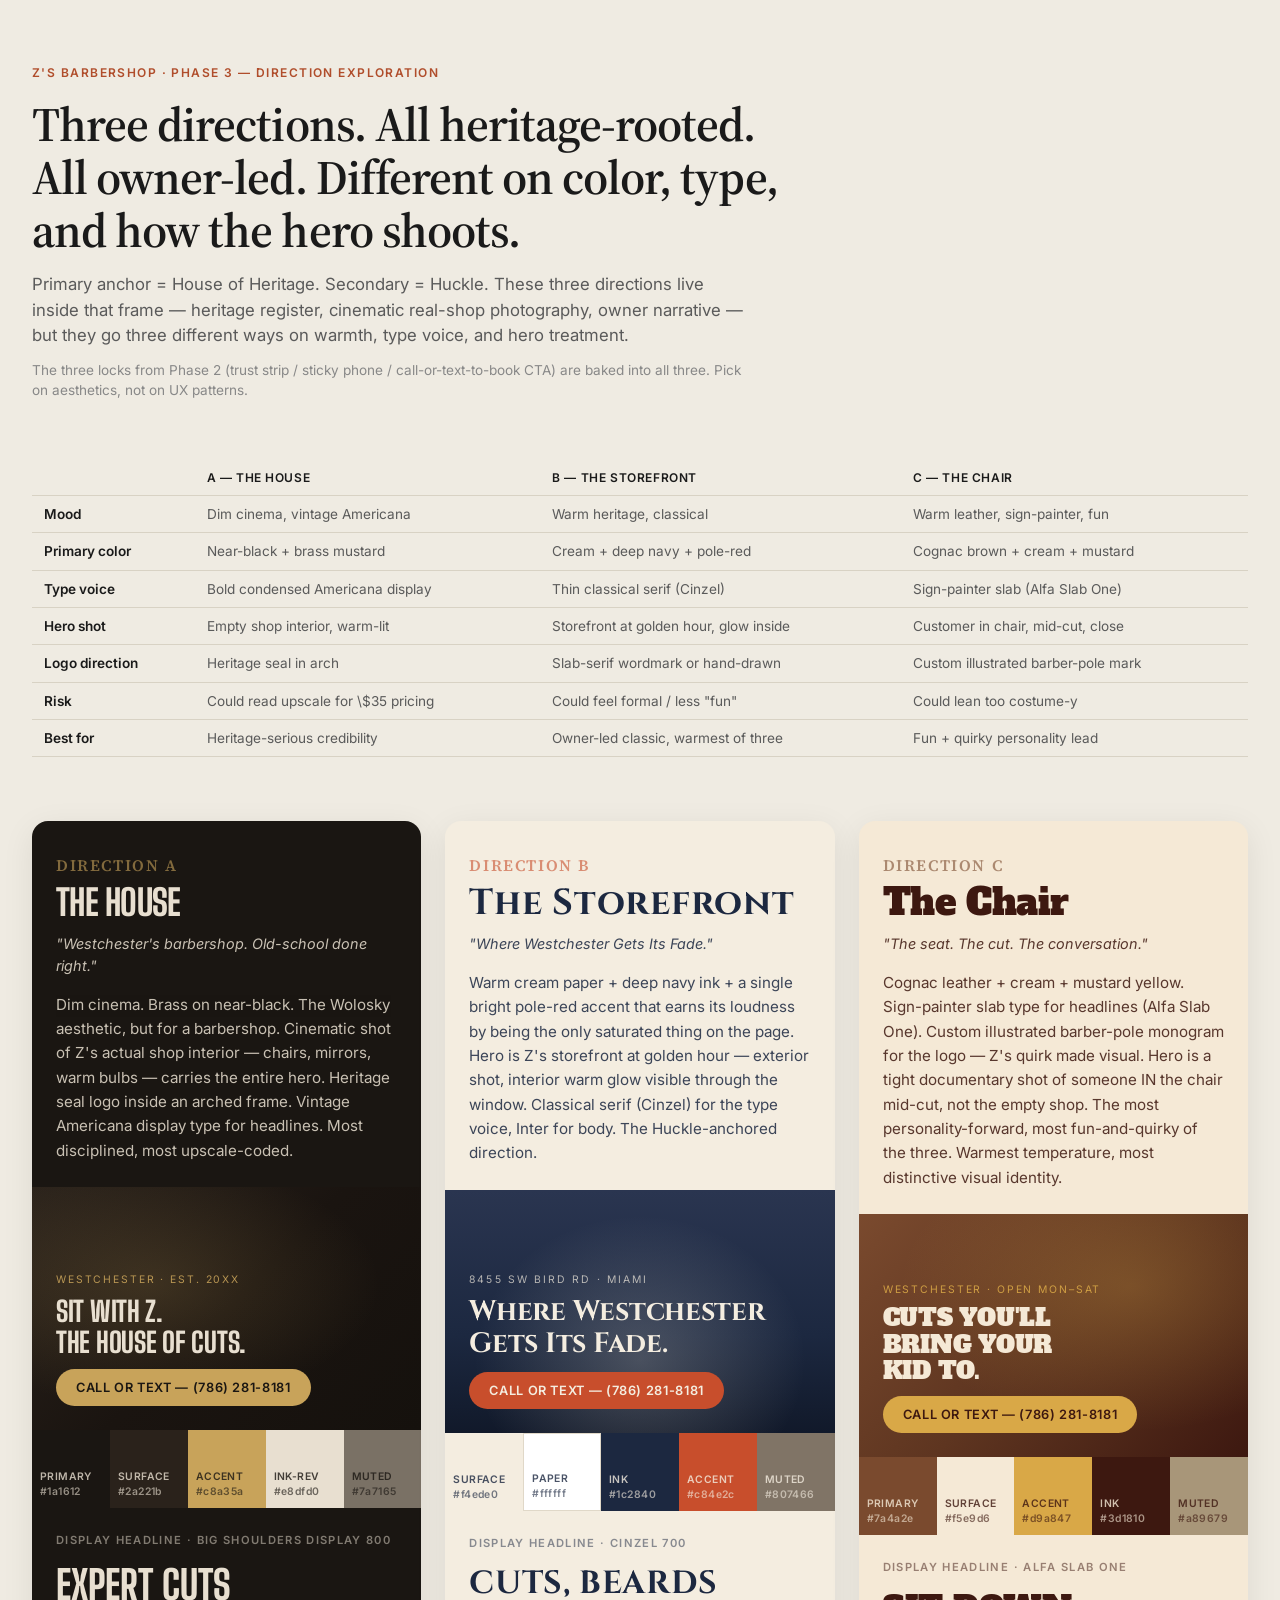
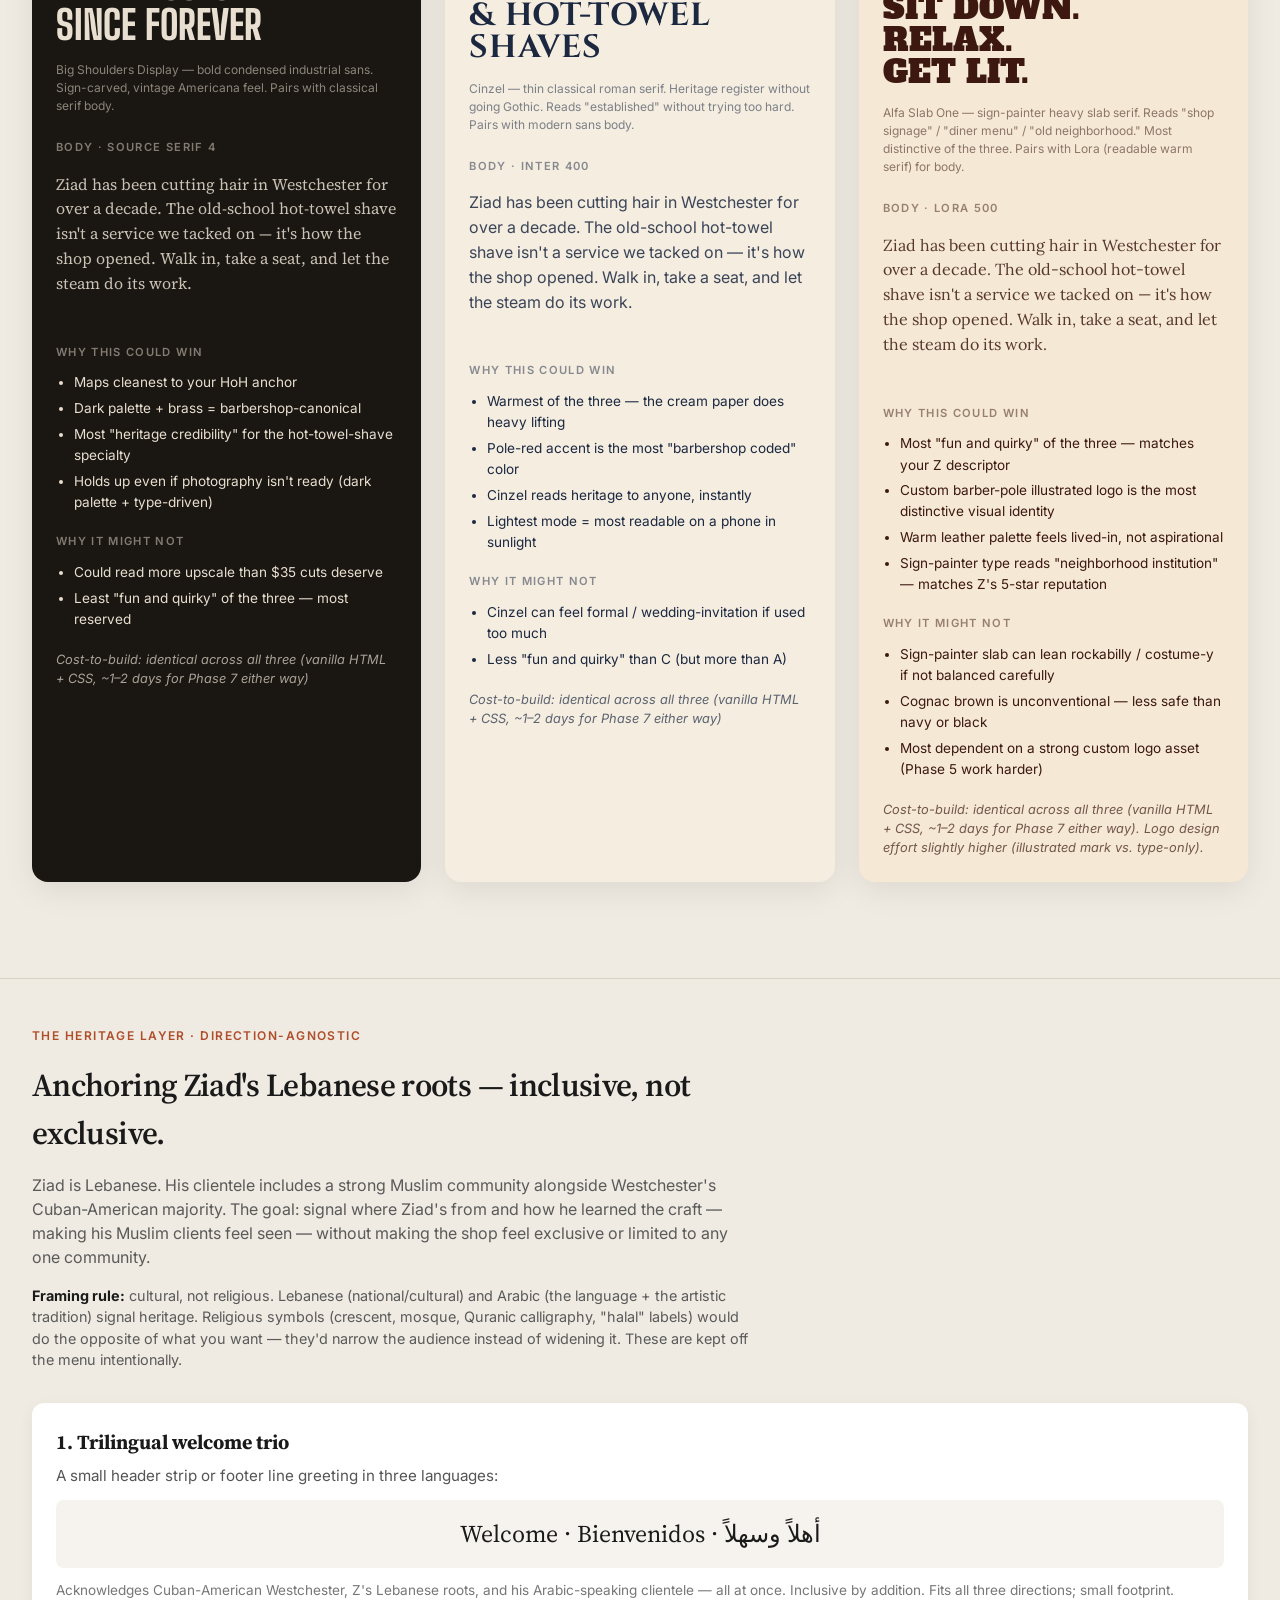
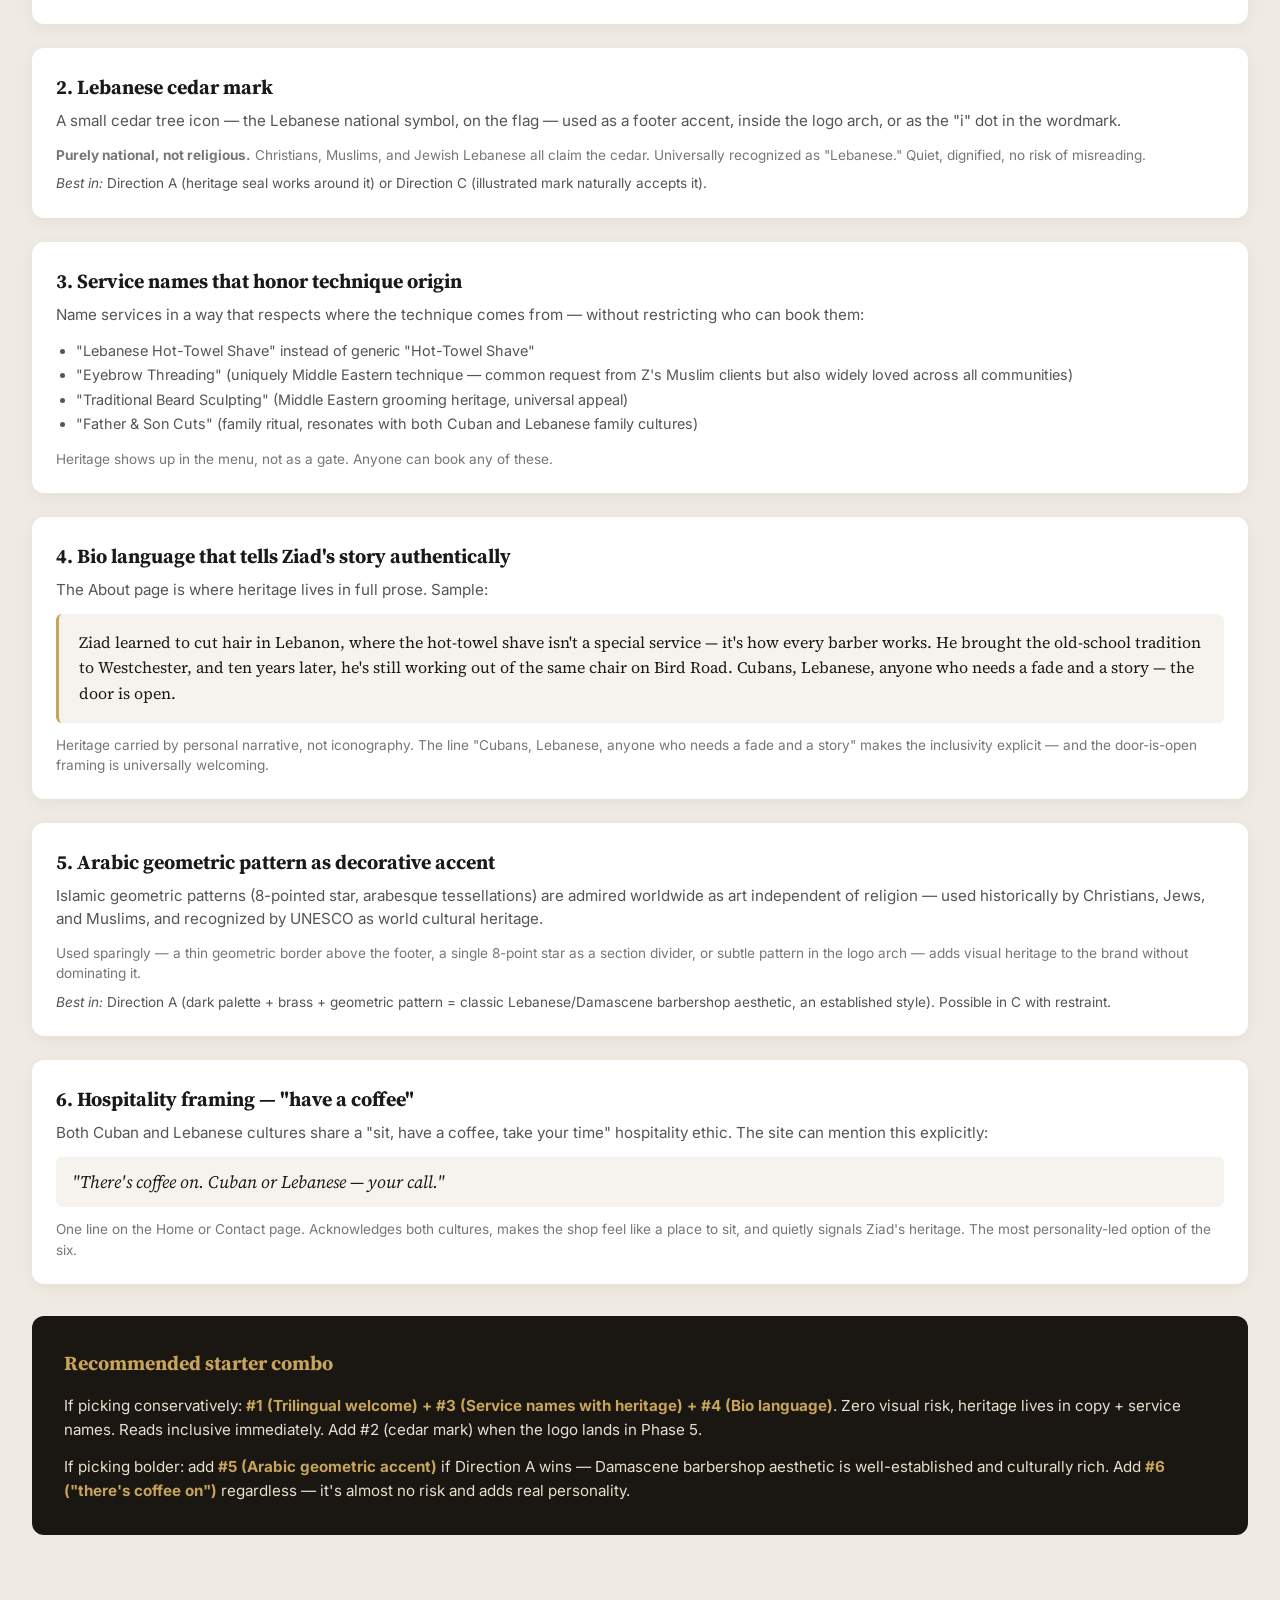
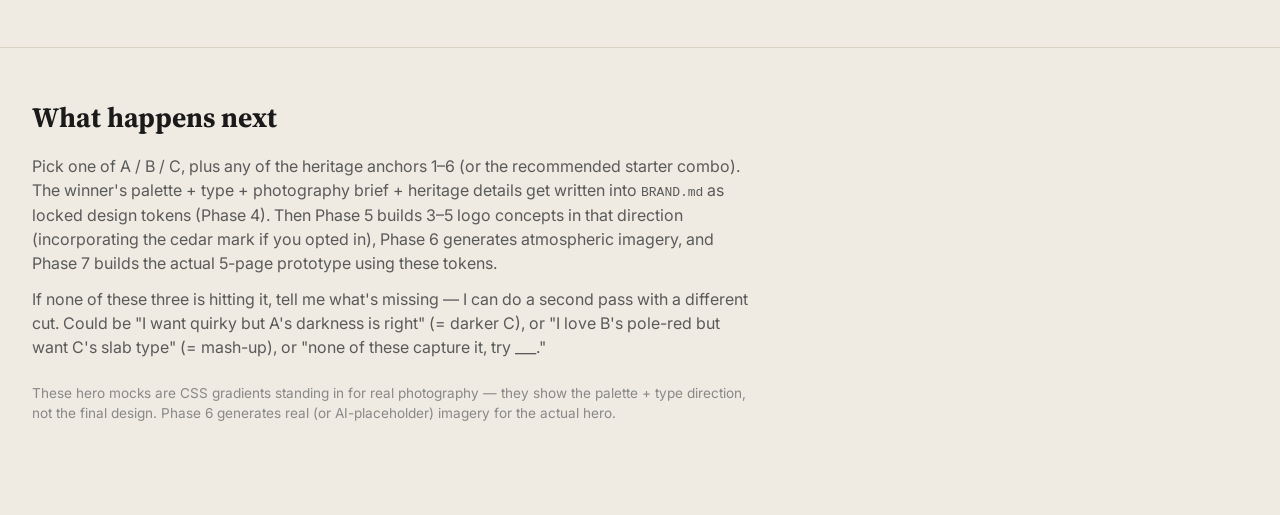
<file: palette.html>
<!DOCTYPE html>
<html lang="en">
<head>
  <meta charset="UTF-8">
  <meta name="viewport" content="width=device-width, initial-scale=1.0">
  <title>Z's Barbershop — Direction Exploration (Phase 3)</title>
  <link rel="preconnect" href="https://fonts.googleapis.com">
  <link rel="preconnect" href="https://fonts.gstatic.com" crossorigin>
  <link href="https://fonts.googleapis.com/css2?family=Big+Shoulders+Display:wght@600;800&family=Source+Serif+4:opsz,wght@8..60,400;8..60,600&family=Cinzel:wght@500;700&family=Inter:wght@400;500;600;700&family=Alfa+Slab+One&family=Lora:wght@500;600&display=swap" rel="stylesheet">
  <style>
    * { box-sizing: border-box; margin: 0; padding: 0; }
    body {
      font-family: 'Inter', system-ui, sans-serif;
      background: #efebe2;
      color: #1a1a1a;
      line-height: 1.5;
      -webkit-font-smoothing: antialiased;
    }

    /* ───── Page chrome ───── */
    .page-head {
      max-width: 1280px;
      margin: 0 auto;
      padding: 4rem 2rem 2rem;
    }
    .eyebrow {
      font-size: 0.75rem;
      font-weight: 600;
      letter-spacing: 0.12em;
      text-transform: uppercase;
      color: #b04d2b;
      margin-bottom: 1rem;
    }
    .page-head h1 {
      font-family: 'Source Serif 4', Georgia, serif;
      font-weight: 600;
      font-size: clamp(2rem, 4vw, 3rem);
      line-height: 1.1;
      letter-spacing: -0.02em;
      max-width: 760px;
      margin-bottom: 1rem;
    }
    .page-head p {
      font-size: 1.05rem;
      color: #5a5a5a;
      max-width: 720px;
      margin-bottom: 0.75rem;
    }
    .quick-compare {
      max-width: 1280px;
      margin: 1rem auto 2rem;
      padding: 0 2rem;
      font-size: 0.85rem;
      color: #5a5a5a;
    }
    .quick-compare table { border-collapse: collapse; width: 100%; }
    .quick-compare th, .quick-compare td { padding: 0.5rem 0.75rem; text-align: left; border-bottom: 1px solid #d8d2c4; }
    .quick-compare th { font-weight: 600; color: #1a1a1a; font-size: 0.75rem; text-transform: uppercase; letter-spacing: 0.05em; }
    .quick-compare td:first-child { font-weight: 600; color: #1a1a1a; }

    /* ───── Direction cards ───── */
    .directions {
      display: grid;
      gap: 2.5rem;
      max-width: 1400px;
      margin: 0 auto;
      padding: 2rem;
    }
    @media (min-width: 1100px) {
      .directions { grid-template-columns: repeat(3, 1fr); gap: 1.5rem; }
    }
    .direction {
      border-radius: 16px;
      overflow: hidden;
      box-shadow: 0 8px 32px rgba(0,0,0,0.08);
    }

    .dir-head {
      padding: 2rem 1.5rem 1.5rem;
    }
    .dir-letter {
      display: inline-block;
      font-family: 'Source Serif 4', Georgia, serif;
      font-weight: 600;
      font-size: 1rem;
      opacity: 0.6;
      letter-spacing: 0.1em;
      margin-bottom: 0.5rem;
    }
    .dir-name {
      font-size: 2.25rem;
      line-height: 1;
      margin-bottom: 0.75rem;
      letter-spacing: -0.02em;
    }
    .dir-tag {
      font-size: 0.9rem;
      opacity: 0.85;
      margin-bottom: 1rem;
      font-style: italic;
    }
    .dir-soul {
      font-size: 0.95rem;
      line-height: 1.6;
      opacity: 0.85;
    }

    /* Hero mock */
    .hero-mock {
      aspect-ratio: 16 / 10;
      position: relative;
      display: flex;
      align-items: flex-end;
      padding: 1.5rem;
      overflow: hidden;
    }
    .hero-mock::before {
      content: '';
      position: absolute;
      inset: 0;
      opacity: 0.7;
    }
    .hero-mock-content { position: relative; z-index: 1; }
    .hero-eyebrow {
      font-size: 0.65rem;
      letter-spacing: 0.18em;
      text-transform: uppercase;
      margin-bottom: 0.5rem;
      opacity: 0.9;
    }
    .hero-headline {
      font-size: 1.75rem;
      line-height: 1.1;
      margin-bottom: 0.75rem;
      letter-spacing: -0.01em;
    }
    .hero-cta {
      display: inline-block;
      padding: 0.55rem 1.25rem;
      font-size: 0.8rem;
      font-weight: 600;
      letter-spacing: 0.05em;
      text-transform: uppercase;
      border-radius: 999px;
    }

    /* Swatches */
    .swatches {
      display: grid;
      grid-template-columns: repeat(5, 1fr);
      gap: 0;
    }
    .swatch {
      aspect-ratio: 1;
      display: flex;
      flex-direction: column;
      justify-content: flex-end;
      padding: 0.5rem;
      font-size: 0.65rem;
      font-weight: 600;
      letter-spacing: 0.04em;
    }
    .swatch-role { text-transform: uppercase; opacity: 0.8; }
    .swatch-hex { opacity: 0.6; }

    /* Type specimens */
    .type-block {
      padding: 1.5rem;
    }
    .type-block h3 {
      font-size: 0.7rem;
      font-weight: 600;
      letter-spacing: 0.12em;
      text-transform: uppercase;
      opacity: 0.5;
      margin-bottom: 1rem;
      font-family: 'Inter', sans-serif;
    }
    .display-spec {
      line-height: 1;
      margin-bottom: 0.75rem;
    }
    .body-spec {
      font-size: 0.9rem;
      line-height: 1.55;
      opacity: 0.85;
    }
    .type-meta {
      margin-top: 1rem;
      font-size: 0.75rem;
      opacity: 0.55;
    }

    /* Pros / costs */
    .breakdown {
      padding: 1.5rem;
      font-size: 0.85rem;
    }
    .breakdown h3 {
      font-size: 0.7rem;
      font-weight: 600;
      letter-spacing: 0.12em;
      text-transform: uppercase;
      opacity: 0.5;
      margin-bottom: 0.75rem;
      font-family: 'Inter', sans-serif;
    }
    .breakdown ul { padding-left: 1.1rem; margin-bottom: 1.25rem; line-height: 1.55; }
    .breakdown li { margin-bottom: 0.3rem; }
    .breakdown .cost { font-size: 0.8rem; opacity: 0.7; font-style: italic; }

    /* ─── A — The House (Dark heritage cinema) ─── */
    .dir-a { background: #1a1612; color: #e8dfd0; }
    .dir-a .dir-letter { color: #c8a35a; }
    .dir-a .dir-name { font-family: 'Big Shoulders Display', 'Oswald', sans-serif; font-weight: 800; text-transform: uppercase; color: #e8dfd0; }
    .dir-a .hero-mock {
      background: linear-gradient(135deg, #2a221b 0%, #1a1410 50%, #15110d 100%);
    }
    .dir-a .hero-mock::before {
      background: radial-gradient(ellipse at 30% 40%, rgba(200,163,90,0.18) 0%, transparent 60%);
      opacity: 1;
    }
    .dir-a .hero-eyebrow { color: #c8a35a; }
    .dir-a .hero-headline { font-family: 'Big Shoulders Display', sans-serif; font-weight: 800; text-transform: uppercase; color: #e8dfd0; }
    .dir-a .hero-cta { background: #c8a35a; color: #1a1612; }
    .dir-a .type-block .display-spec { font-family: 'Big Shoulders Display', sans-serif; font-weight: 800; text-transform: uppercase; color: #e8dfd0; }
    .dir-a .type-block .body-spec { font-family: 'Source Serif 4', Georgia, serif; color: #e8dfd0; }

    /* ─── B — The Storefront (Cream + navy + pole-red) ─── */
    .dir-b { background: #f4ede0; color: #1c2840; }
    .dir-b .dir-letter { color: #c84e2c; }
    .dir-b .dir-name { font-family: 'Cinzel', serif; font-weight: 700; color: #1c2840; letter-spacing: 0.02em; }
    .dir-b .hero-mock {
      background: linear-gradient(180deg, #2a3550 0%, #1c2840 60%, #11192a 100%);
    }
    .dir-b .hero-mock::before {
      background: radial-gradient(ellipse at 50% 70%, rgba(244,237,224,0.22) 0%, transparent 60%);
      opacity: 1;
    }
    .dir-b .hero-eyebrow { color: #f4ede0; opacity: 0.7; letter-spacing: 0.2em; }
    .dir-b .hero-headline { font-family: 'Cinzel', serif; font-weight: 700; color: #f4ede0; line-height: 1.15; }
    .dir-b .hero-cta { background: #c84e2c; color: #f4ede0; }
    .dir-b .type-block .display-spec { font-family: 'Cinzel', serif; font-weight: 700; color: #1c2840; }
    .dir-b .type-block .body-spec { font-family: 'Inter', sans-serif; color: #1c2840; }

    /* ─── C — The Chair (Cognac + cream + mustard) ─── */
    .dir-c { background: #f5e9d6; color: #3d1810; }
    .dir-c .dir-letter { color: #7a4a2e; }
    .dir-c .dir-name { font-family: 'Alfa Slab One', serif; font-weight: 400; color: #3d1810; letter-spacing: -0.01em; }
    .dir-c .hero-mock {
      background: linear-gradient(135deg, #7a4a2e 0%, #5e3520 50%, #3d1810 100%);
    }
    .dir-c .hero-mock::before {
      background: radial-gradient(ellipse at 70% 30%, rgba(217,168,71,0.25) 0%, transparent 60%);
      opacity: 1;
    }
    .dir-c .hero-eyebrow { color: #d9a847; }
    .dir-c .hero-headline { font-family: 'Alfa Slab One', serif; color: #f5e9d6; text-transform: uppercase; font-size: 1.5rem; }
    .dir-c .hero-cta { background: #d9a847; color: #3d1810; }
    .dir-c .type-block .display-spec { font-family: 'Alfa Slab One', serif; color: #3d1810; text-transform: uppercase; }
    .dir-c .type-block .body-spec { font-family: 'Lora', serif; color: #3d1810; }

    /* Footer */
    .page-foot {
      max-width: 1280px;
      margin: 4rem auto 0;
      padding: 3rem 2rem 5rem;
      border-top: 1px solid #d8d2c4;
    }
    .page-foot h2 {
      font-family: 'Source Serif 4', Georgia, serif;
      font-size: 1.75rem;
      margin-bottom: 1rem;
    }
    .page-foot p { color: #5a5a5a; max-width: 720px; margin-bottom: 0.75rem; }
  </style>
</head>
<body>

<header class="page-head">
  <div class="eyebrow">Z's Barbershop · Phase 3 — Direction Exploration</div>
  <h1>Three directions. All heritage-rooted. All owner-led. Different on color, type, and how the hero shoots.</h1>
  <p>
    Primary anchor = House of Heritage. Secondary = Huckle. These three directions live inside that frame — heritage register, cinematic real-shop photography, owner narrative — but they go three different ways on warmth, type voice, and hero treatment.
  </p>
  <p style="font-size: 0.85rem; color: #888;">
    The three locks from Phase 2 (trust strip / sticky phone / call-or-text-to-book CTA) are baked into all three. Pick on aesthetics, not on UX patterns.
  </p>
</header>

<div class="quick-compare">
  <table>
    <thead>
      <tr><th></th><th>A — The House</th><th>B — The Storefront</th><th>C — The Chair</th></tr>
    </thead>
    <tbody>
      <tr><td>Mood</td><td>Dim cinema, vintage Americana</td><td>Warm heritage, classical</td><td>Warm leather, sign-painter, fun</td></tr>
      <tr><td>Primary color</td><td>Near-black + brass mustard</td><td>Cream + deep navy + pole-red</td><td>Cognac brown + cream + mustard</td></tr>
      <tr><td>Type voice</td><td>Bold condensed Americana display</td><td>Thin classical serif (Cinzel)</td><td>Sign-painter slab (Alfa Slab One)</td></tr>
      <tr><td>Hero shot</td><td>Empty shop interior, warm-lit</td><td>Storefront at golden hour, glow inside</td><td>Customer in chair, mid-cut, close</td></tr>
      <tr><td>Logo direction</td><td>Heritage seal in arch</td><td>Slab-serif wordmark or hand-drawn</td><td>Custom illustrated barber-pole mark</td></tr>
      <tr><td>Risk</td><td>Could read upscale for \$35 pricing</td><td>Could feel formal / less "fun"</td><td>Could lean too costume-y</td></tr>
      <tr><td>Best for</td><td>Heritage-serious credibility</td><td>Owner-led classic, warmest of three</td><td>Fun + quirky personality lead</td></tr>
    </tbody>
  </table>
</div>

<main class="directions">

  <!-- ─── DIRECTION A ─── -->
  <article class="direction dir-a">
    <div class="dir-head">
      <div class="dir-letter">DIRECTION A</div>
      <h2 class="dir-name">The House</h2>
      <div class="dir-tag">"Westchester's barbershop. Old-school done right."</div>
      <p class="dir-soul">
        Dim cinema. Brass on near-black. The Wolosky aesthetic, but for a barbershop. Cinematic shot of Z's actual shop interior — chairs, mirrors, warm bulbs — carries the entire hero. Heritage seal logo inside an arched frame. Vintage Americana display type for headlines. Most disciplined, most upscale-coded.
      </p>
    </div>

    <div class="hero-mock">
      <div class="hero-mock-content">
        <div class="hero-eyebrow">WESTCHESTER · EST. 20XX</div>
        <div class="hero-headline">Sit With Z.<br>The House of Cuts.</div>
        <div class="hero-cta">Call or Text — (786) 281-8181</div>
      </div>
    </div>

    <div class="swatches">
      <div class="swatch" style="background:#1a1612;color:#e8dfd0"><span class="swatch-role">Primary</span><span class="swatch-hex">#1a1612</span></div>
      <div class="swatch" style="background:#2a221b;color:#e8dfd0"><span class="swatch-role">Surface</span><span class="swatch-hex">#2a221b</span></div>
      <div class="swatch" style="background:#c8a35a;color:#1a1612"><span class="swatch-role">Accent</span><span class="swatch-hex">#c8a35a</span></div>
      <div class="swatch" style="background:#e8dfd0;color:#1a1612"><span class="swatch-role">Ink-rev</span><span class="swatch-hex">#e8dfd0</span></div>
      <div class="swatch" style="background:#7a7165;color:#1a1612"><span class="swatch-role">Muted</span><span class="swatch-hex">#7a7165</span></div>
    </div>

    <div class="type-block">
      <h3>Display headline · Big Shoulders Display 800</h3>
      <div class="display-spec" style="font-size: 2.5rem">EXPERT CUTS<br>SINCE FOREVER</div>
      <div class="type-meta">Big Shoulders Display — bold condensed industrial sans. Sign-carved, vintage Americana feel. Pairs with classical serif body.</div>
    </div>
    <div class="type-block" style="padding-top: 0">
      <h3>Body · Source Serif 4</h3>
      <div class="body-spec" style="font-size: 1rem">
        Ziad has been cutting hair in Westchester for over a decade. The old-school hot-towel shave isn't a service we tacked on — it's how the shop opened. Walk in, take a seat, and let the steam do its work.
      </div>
    </div>

    <div class="breakdown">
      <h3>Why this could win</h3>
      <ul>
        <li>Maps cleanest to your HoH anchor</li>
        <li>Dark palette + brass = barbershop-canonical</li>
        <li>Most "heritage credibility" for the hot-towel-shave specialty</li>
        <li>Holds up even if photography isn't ready (dark palette + type-driven)</li>
      </ul>
      <h3>Why it might not</h3>
      <ul>
        <li>Could read more upscale than $35 cuts deserve</li>
        <li>Least "fun and quirky" of the three — most reserved</li>
      </ul>
      <p class="cost">Cost-to-build: identical across all three (vanilla HTML + CSS, ~1–2 days for Phase 7 either way)</p>
    </div>
  </article>

  <!-- ─── DIRECTION B ─── -->
  <article class="direction dir-b">
    <div class="dir-head">
      <div class="dir-letter">DIRECTION B</div>
      <h2 class="dir-name">The Storefront</h2>
      <div class="dir-tag">"Where Westchester Gets Its Fade."</div>
      <p class="dir-soul">
        Warm cream paper + deep navy ink + a single bright pole-red accent that earns its loudness by being the only saturated thing on the page. Hero is Z's storefront at golden hour — exterior shot, interior warm glow visible through the window. Classical serif (Cinzel) for the type voice, Inter for body. The Huckle-anchored direction.
      </p>
    </div>

    <div class="hero-mock">
      <div class="hero-mock-content">
        <div class="hero-eyebrow">8455 SW BIRD RD · MIAMI</div>
        <div class="hero-headline">Where Westchester<br>Gets Its Fade.</div>
        <div class="hero-cta">Call or Text — (786) 281-8181</div>
      </div>
    </div>

    <div class="swatches">
      <div class="swatch" style="background:#f4ede0;color:#1c2840"><span class="swatch-role">Surface</span><span class="swatch-hex">#f4ede0</span></div>
      <div class="swatch" style="background:#ffffff;color:#1c2840;border:1px solid #e0d8c8"><span class="swatch-role">Paper</span><span class="swatch-hex">#ffffff</span></div>
      <div class="swatch" style="background:#1c2840;color:#f4ede0"><span class="swatch-role">Ink</span><span class="swatch-hex">#1c2840</span></div>
      <div class="swatch" style="background:#c84e2c;color:#f4ede0"><span class="swatch-role">Accent</span><span class="swatch-hex">#c84e2c</span></div>
      <div class="swatch" style="background:#807466;color:#f4ede0"><span class="swatch-role">Muted</span><span class="swatch-hex">#807466</span></div>
    </div>

    <div class="type-block">
      <h3>Display headline · Cinzel 700</h3>
      <div class="display-spec" style="font-size: 2rem; letter-spacing: 0.02em">CUTS, BEARDS<br>&amp; HOT-TOWEL<br>SHAVES</div>
      <div class="type-meta">Cinzel — thin classical roman serif. Heritage register without going Gothic. Reads "established" without trying too hard. Pairs with modern sans body.</div>
    </div>
    <div class="type-block" style="padding-top: 0">
      <h3>Body · Inter 400</h3>
      <div class="body-spec" style="font-size: 1rem">
        Ziad has been cutting hair in Westchester for over a decade. The old-school hot-towel shave isn't a service we tacked on — it's how the shop opened. Walk in, take a seat, and let the steam do its work.
      </div>
    </div>

    <div class="breakdown">
      <h3>Why this could win</h3>
      <ul>
        <li>Warmest of the three — the cream paper does heavy lifting</li>
        <li>Pole-red accent is the most "barbershop coded" color</li>
        <li>Cinzel reads heritage to anyone, instantly</li>
        <li>Lightest mode = most readable on a phone in sunlight</li>
      </ul>
      <h3>Why it might not</h3>
      <ul>
        <li>Cinzel can feel formal / wedding-invitation if used too much</li>
        <li>Less "fun and quirky" than C (but more than A)</li>
      </ul>
      <p class="cost">Cost-to-build: identical across all three (vanilla HTML + CSS, ~1–2 days for Phase 7 either way)</p>
    </div>
  </article>

  <!-- ─── DIRECTION C ─── -->
  <article class="direction dir-c">
    <div class="dir-head">
      <div class="dir-letter">DIRECTION C</div>
      <h2 class="dir-name">The Chair</h2>
      <div class="dir-tag">"The seat. The cut. The conversation."</div>
      <p class="dir-soul">
        Cognac leather + cream + mustard yellow. Sign-painter slab type for headlines (Alfa Slab One). Custom illustrated barber-pole monogram for the logo — Z's quirk made visual. Hero is a tight documentary shot of someone IN the chair mid-cut, not the empty shop. The most personality-forward, most fun-and-quirky of the three. Warmest temperature, most distinctive visual identity.
      </p>
    </div>

    <div class="hero-mock">
      <div class="hero-mock-content">
        <div class="hero-eyebrow">WESTCHESTER · OPEN MON–SAT</div>
        <div class="hero-headline">CUTS YOU'LL<br>BRING YOUR<br>KID TO.</div>
        <div class="hero-cta">Call or Text — (786) 281-8181</div>
      </div>
    </div>

    <div class="swatches">
      <div class="swatch" style="background:#7a4a2e;color:#f5e9d6"><span class="swatch-role">Primary</span><span class="swatch-hex">#7a4a2e</span></div>
      <div class="swatch" style="background:#f5e9d6;color:#3d1810"><span class="swatch-role">Surface</span><span class="swatch-hex">#f5e9d6</span></div>
      <div class="swatch" style="background:#d9a847;color:#3d1810"><span class="swatch-role">Accent</span><span class="swatch-hex">#d9a847</span></div>
      <div class="swatch" style="background:#3d1810;color:#f5e9d6"><span class="swatch-role">Ink</span><span class="swatch-hex">#3d1810</span></div>
      <div class="swatch" style="background:#a89679;color:#3d1810"><span class="swatch-role">Muted</span><span class="swatch-hex">#a89679</span></div>
    </div>

    <div class="type-block">
      <h3>Display headline · Alfa Slab One</h3>
      <div class="display-spec" style="font-size: 2rem">SIT DOWN.<br>RELAX.<br>GET LIT.</div>
      <div class="type-meta">Alfa Slab One — sign-painter heavy slab serif. Reads "shop signage" / "diner menu" / "old neighborhood." Most distinctive of the three. Pairs with Lora (readable warm serif) for body.</div>
    </div>
    <div class="type-block" style="padding-top: 0">
      <h3>Body · Lora 500</h3>
      <div class="body-spec" style="font-size: 1rem">
        Ziad has been cutting hair in Westchester for over a decade. The old-school hot-towel shave isn't a service we tacked on — it's how the shop opened. Walk in, take a seat, and let the steam do its work.
      </div>
    </div>

    <div class="breakdown">
      <h3>Why this could win</h3>
      <ul>
        <li>Most "fun and quirky" of the three — matches your Z descriptor</li>
        <li>Custom barber-pole illustrated logo is the most distinctive visual identity</li>
        <li>Warm leather palette feels lived-in, not aspirational</li>
        <li>Sign-painter type reads "neighborhood institution" — matches Z's 5-star reputation</li>
      </ul>
      <h3>Why it might not</h3>
      <ul>
        <li>Sign-painter slab can lean rockabilly / costume-y if not balanced carefully</li>
        <li>Cognac brown is unconventional — less safe than navy or black</li>
        <li>Most dependent on a strong custom logo asset (Phase 5 work harder)</li>
      </ul>
      <p class="cost">Cost-to-build: identical across all three (vanilla HTML + CSS, ~1–2 days for Phase 7 either way). Logo design effort slightly higher (illustrated mark vs. type-only).</p>
    </div>
  </article>

</main>

<section class="heritage" style="max-width: 1280px; margin: 4rem auto 0; padding: 3rem 2rem; border-top: 1px solid #d8d2c4;">
  <div class="eyebrow">The Heritage Layer · Direction-agnostic</div>
  <h2 style="font-family: 'Source Serif 4', Georgia, serif; font-size: 2rem; font-weight: 600; margin-bottom: 1rem; max-width: 760px; letter-spacing: -0.02em;">
    Anchoring Ziad's Lebanese roots — inclusive, not exclusive.
  </h2>
  <p style="color: #5a5a5a; max-width: 720px; margin-bottom: 1rem;">
    Ziad is Lebanese. His clientele includes a strong Muslim community alongside Westchester's Cuban-American majority. The goal: signal where Ziad's from and how he learned the craft — making his Muslim clients feel seen — without making the shop feel exclusive or limited to any one community.
  </p>
  <p style="color: #5a5a5a; max-width: 720px; margin-bottom: 2rem; font-size: 0.9rem;">
    <strong style="color: #1a1a1a;">Framing rule:</strong> cultural, not religious. Lebanese (national/cultural) and Arabic (the language + the artistic tradition) signal heritage. Religious symbols (crescent, mosque, Quranic calligraphy, "halal" labels) would do the opposite of what you want — they'd narrow the audience instead of widening it. These are kept off the menu intentionally.
  </p>

  <div style="display: grid; gap: 1.5rem; grid-template-columns: 1fr;" id="heritage-options">

    <div style="background: #fff; border-radius: 12px; padding: 1.5rem; box-shadow: 0 4px 16px rgba(0,0,0,0.05);">
      <h3 style="font-family: 'Source Serif 4', serif; font-size: 1.25rem; margin-bottom: 0.5rem;">1. Trilingual welcome trio</h3>
      <p style="font-size: 0.95rem; color: #555; margin-bottom: 0.75rem;">A small header strip or footer line greeting in three languages:</p>
      <p style="font-family: 'Source Serif 4', serif; font-size: 1.5rem; text-align: center; padding: 1rem; background: #f6f3ee; border-radius: 8px; margin-bottom: 0.75rem;">
        Welcome &middot; Bienvenidos &middot; <span style="font-family: serif;">أهلاً وسهلاً</span>
      </p>
      <p style="font-size: 0.85rem; color: #777;">Acknowledges Cuban-American Westchester, Z's Lebanese roots, and his Arabic-speaking clientele — all at once. Inclusive by addition. Fits all three directions; small footprint.</p>
    </div>

    <div style="background: #fff; border-radius: 12px; padding: 1.5rem; box-shadow: 0 4px 16px rgba(0,0,0,0.05);">
      <h3 style="font-family: 'Source Serif 4', serif; font-size: 1.25rem; margin-bottom: 0.5rem;">2. Lebanese cedar mark</h3>
      <p style="font-size: 0.95rem; color: #555; margin-bottom: 0.75rem;">A small cedar tree icon — the Lebanese national symbol, on the flag — used as a footer accent, inside the logo arch, or as the "i" dot in the wordmark.</p>
      <p style="font-size: 0.85rem; color: #777;"><strong>Purely national, not religious.</strong> Christians, Muslims, and Jewish Lebanese all claim the cedar. Universally recognized as "Lebanese." Quiet, dignified, no risk of misreading.</p>
      <p style="font-size: 0.85rem; color: #555; margin-top: 0.5rem;"><em>Best in:</em> Direction A (heritage seal works around it) or Direction C (illustrated mark naturally accepts it).</p>
    </div>

    <div style="background: #fff; border-radius: 12px; padding: 1.5rem; box-shadow: 0 4px 16px rgba(0,0,0,0.05);">
      <h3 style="font-family: 'Source Serif 4', serif; font-size: 1.25rem; margin-bottom: 0.5rem;">3. Service names that honor technique origin</h3>
      <p style="font-size: 0.95rem; color: #555; margin-bottom: 0.75rem;">Name services in a way that respects where the technique comes from — without restricting who can book them:</p>
      <ul style="font-size: 0.9rem; color: #555; padding-left: 1.25rem; line-height: 1.7;">
        <li>"Lebanese Hot-Towel Shave" instead of generic "Hot-Towel Shave"</li>
        <li>"Eyebrow Threading" (uniquely Middle Eastern technique — common request from Z's Muslim clients but also widely loved across all communities)</li>
        <li>"Traditional Beard Sculpting" (Middle Eastern grooming heritage, universal appeal)</li>
        <li>"Father &amp; Son Cuts" (family ritual, resonates with both Cuban and Lebanese family cultures)</li>
      </ul>
      <p style="font-size: 0.85rem; color: #777; margin-top: 0.75rem;">Heritage shows up in the menu, not as a gate. Anyone can book any of these.</p>
    </div>

    <div style="background: #fff; border-radius: 12px; padding: 1.5rem; box-shadow: 0 4px 16px rgba(0,0,0,0.05);">
      <h3 style="font-family: 'Source Serif 4', serif; font-size: 1.25rem; margin-bottom: 0.5rem;">4. Bio language that tells Ziad's story authentically</h3>
      <p style="font-size: 0.95rem; color: #555; margin-bottom: 0.75rem;">The About page is where heritage lives in full prose. Sample:</p>
      <blockquote style="font-family: 'Source Serif 4', serif; font-size: 1rem; line-height: 1.6; padding: 1rem 1.25rem; background: #f6f3ee; border-left: 3px solid #c8a35a; border-radius: 6px; margin-bottom: 0.75rem; color: #1a1a1a;">
        Ziad learned to cut hair in Lebanon, where the hot-towel shave isn't a special service — it's how every barber works. He brought the old-school tradition to Westchester, and ten years later, he's still working out of the same chair on Bird Road. Cubans, Lebanese, anyone who needs a fade and a story — the door is open.
      </blockquote>
      <p style="font-size: 0.85rem; color: #777;">Heritage carried by personal narrative, not iconography. The line "Cubans, Lebanese, anyone who needs a fade and a story" makes the inclusivity explicit — and the door-is-open framing is universally welcoming.</p>
    </div>

    <div style="background: #fff; border-radius: 12px; padding: 1.5rem; box-shadow: 0 4px 16px rgba(0,0,0,0.05);">
      <h3 style="font-family: 'Source Serif 4', serif; font-size: 1.25rem; margin-bottom: 0.5rem;">5. Arabic geometric pattern as decorative accent</h3>
      <p style="font-size: 0.95rem; color: #555; margin-bottom: 0.75rem;">Islamic geometric patterns (8-pointed star, arabesque tessellations) are admired worldwide as art independent of religion — used historically by Christians, Jews, and Muslims, and recognized by UNESCO as world cultural heritage.</p>
      <p style="font-size: 0.85rem; color: #777;">Used sparingly — a thin geometric border above the footer, a single 8-point star as a section divider, or subtle pattern in the logo arch — adds visual heritage to the brand without dominating it.</p>
      <p style="font-size: 0.85rem; color: #555; margin-top: 0.5rem;"><em>Best in:</em> Direction A (dark palette + brass + geometric pattern = classic Lebanese/Damascene barbershop aesthetic, an established style). Possible in C with restraint.</p>
    </div>

    <div style="background: #fff; border-radius: 12px; padding: 1.5rem; box-shadow: 0 4px 16px rgba(0,0,0,0.05);">
      <h3 style="font-family: 'Source Serif 4', serif; font-size: 1.25rem; margin-bottom: 0.5rem;">6. Hospitality framing — "have a coffee"</h3>
      <p style="font-size: 0.95rem; color: #555; margin-bottom: 0.75rem;">Both Cuban and Lebanese cultures share a "sit, have a coffee, take your time" hospitality ethic. The site can mention this explicitly:</p>
      <p style="font-family: 'Source Serif 4', serif; font-size: 1.1rem; padding: 0.75rem 1rem; background: #f6f3ee; border-radius: 6px; margin-bottom: 0.75rem; color: #1a1a1a; font-style: italic;">
        "There's coffee on. Cuban or Lebanese — your call."
      </p>
      <p style="font-size: 0.85rem; color: #777;">One line on the Home or Contact page. Acknowledges both cultures, makes the shop feel like a place to sit, and quietly signals Ziad's heritage. The most personality-led option of the six.</p>
    </div>

  </div>

  <div style="background: #1a1612; color: #e8dfd0; padding: 2rem; border-radius: 12px; margin-top: 2rem;">
    <h3 style="font-family: 'Source Serif 4', serif; font-size: 1.25rem; margin-bottom: 1rem; color: #c8a35a;">Recommended starter combo</h3>
    <p style="font-size: 0.95rem; line-height: 1.6; margin-bottom: 0.75rem;">
      If picking conservatively: <strong style="color: #c8a35a;">#1 (Trilingual welcome) + #3 (Service names with heritage) + #4 (Bio language)</strong>. Zero visual risk, heritage lives in copy + service names. Reads inclusive immediately. Add #2 (cedar mark) when the logo lands in Phase 5.
    </p>
    <p style="font-size: 0.95rem; line-height: 1.6;">
      If picking bolder: add <strong style="color: #c8a35a;">#5 (Arabic geometric accent)</strong> if Direction A wins — Damascene barbershop aesthetic is well-established and culturally rich. Add <strong style="color: #c8a35a;">#6 ("there's coffee on")</strong> regardless — it's almost no risk and adds real personality.
    </p>
  </div>
</section>

<footer class="page-foot">
  <h2>What happens next</h2>
  <p>
    Pick one of A / B / C, plus any of the heritage anchors 1–6 (or the recommended starter combo). The winner's palette + type + photography brief + heritage details get written into <code>BRAND.md</code> as locked design tokens (Phase 4). Then Phase 5 builds 3–5 logo concepts in that direction (incorporating the cedar mark if you opted in), Phase 6 generates atmospheric imagery, and Phase 7 builds the actual 5-page prototype using these tokens.
  </p>
  <p>
    If none of these three is hitting it, tell me what's missing — I can do a second pass with a different cut. Could be "I want quirky but A's darkness is right" (= darker C), or "I love B's pole-red but want C's slab type" (= mash-up), or "none of these capture it, try ___."
  </p>
  <p style="margin-top: 1.5rem; font-size: 0.85rem; color: #888;">
    These hero mocks are CSS gradients standing in for real photography — they show the palette + type direction, not the final design. Phase 6 generates real (or AI-placeholder) imagery for the actual hero.
  </p>
</footer>

</body>
</html>
</file>
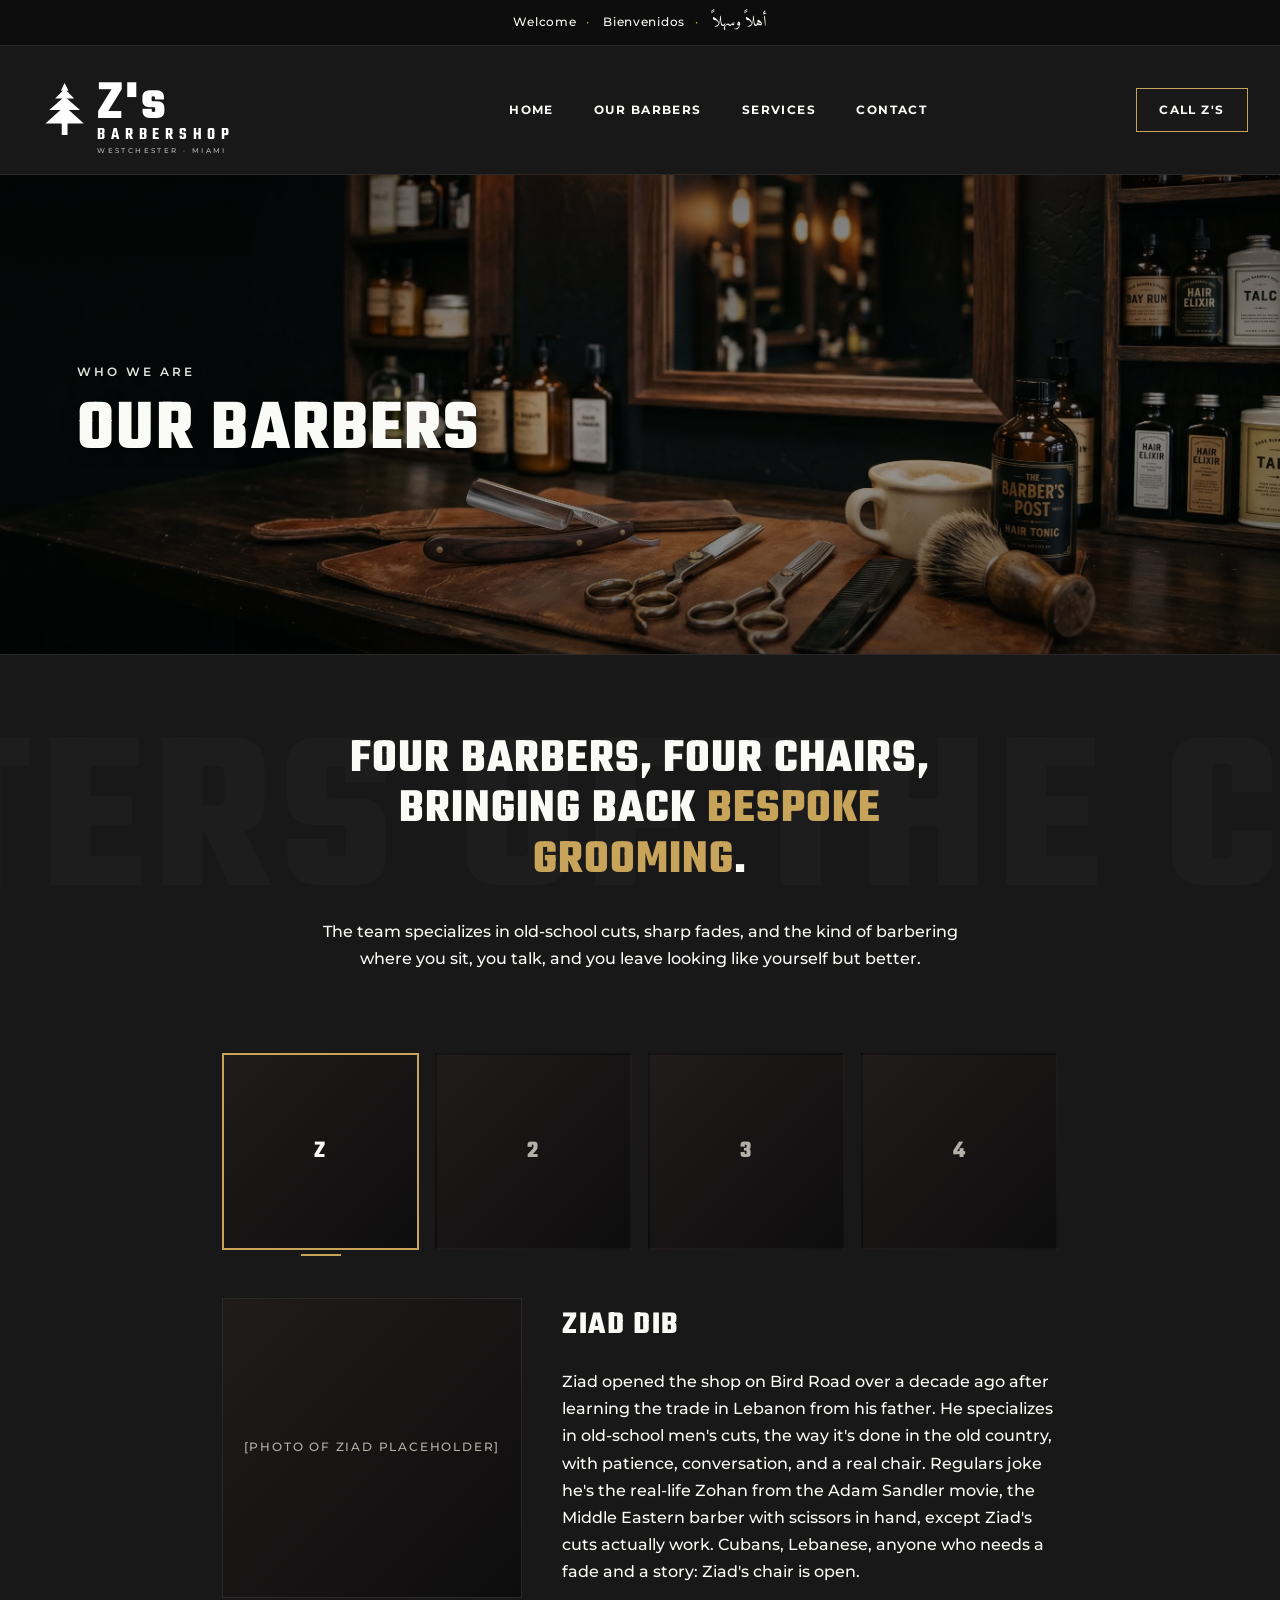
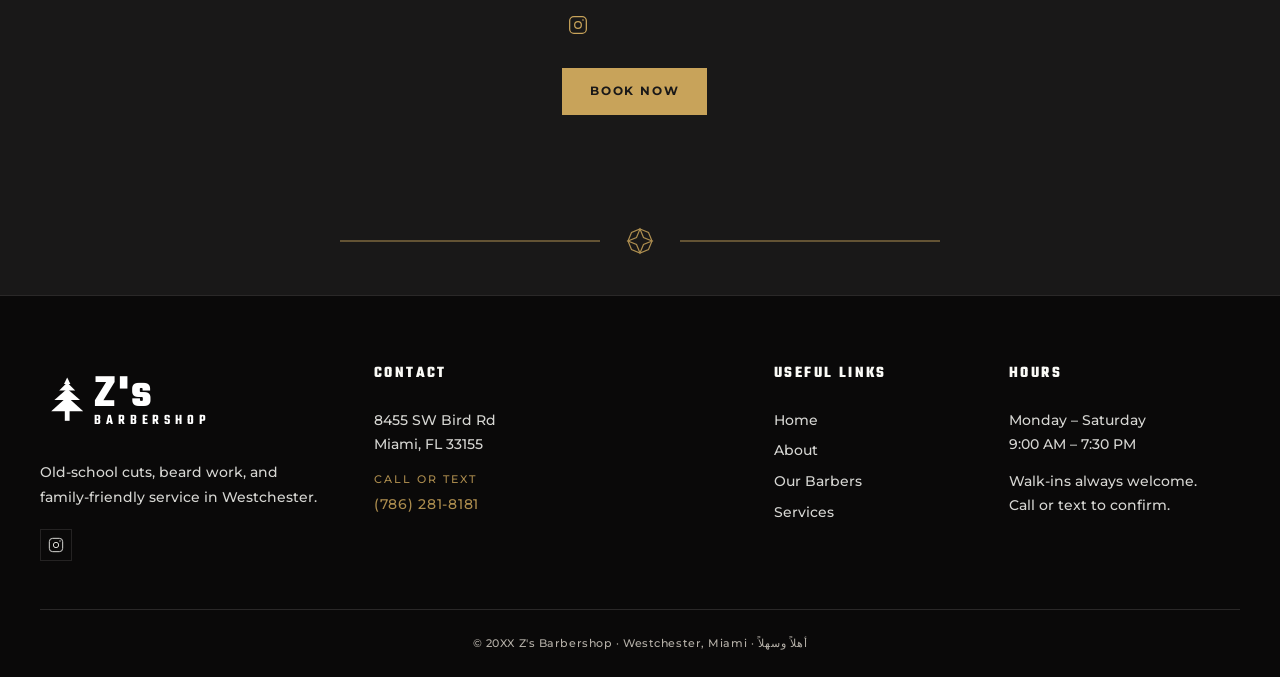
<file: prototype/barbers.html>
<!DOCTYPE html>
<html lang="en">
<head>
  <meta charset="UTF-8">
  <meta name="viewport" content="width=device-width, initial-scale=1.0">
  <title>Our Barbers — Z's Barbershop</title>
  <meta name="description" content="Meet the barbers at Z's: Ziad Dib and the team. Old-school cuts and bespoke grooming in Westchester, Miami.">

  <link rel="canonical" href="https://zsbarbershop.com/barbers">
  <meta name="theme-color" content="#191818">
  <link rel="icon" href="/favicon.svg" type="image/svg+xml">
  <link rel="preload" as="image" href="../assets/generated/heroes/barbers-workstation-final.webp" type="image/webp">

  <meta property="og:title" content="Our Barbers — Z's Barbershop">
  <meta property="og:description" content="Meet the barbers at Z's: Ziad Dib and the team. Old-school cuts and bespoke grooming in Westchester, Miami. Four barbers, four chairs.">
  <meta property="og:url" content="https://zsbarbershop.com/barbers">
  <meta property="og:type" content="website">
  <meta property="og:site_name" content="Z's Barbershop">
  <meta property="og:locale" content="en_US">
  <meta property="og:image" content="https://zsbarbershop.com/assets/generated/og/og-barbers.jpg">
  <meta property="og:image:width" content="1200">
  <meta property="og:image:height" content="630">
  <meta property="og:image:alt" content="A vintage barber's workstation with brass tools, leather strop, and apothecary shelves at Z's Barbershop">

  <meta name="twitter:card" content="summary_large_image">
  <meta name="twitter:title" content="Our Barbers — Z's Barbershop">
  <meta name="twitter:description" content="Meet the barbers at Z's: Ziad Dib and the team. Old-school cuts in Westchester, Miami.">
  <meta name="twitter:image" content="https://zsbarbershop.com/assets/generated/og/og-barbers.jpg">
  <meta name="twitter:image:alt" content="A vintage barber's workstation with brass tools at Z's Barbershop">

  <link rel="preconnect" href="https://fonts.googleapis.com">
  <link rel="preconnect" href="https://fonts.gstatic.com" crossorigin>
  <link href="https://fonts.googleapis.com/css2?family=Teko:wght@500;600;700&family=Montserrat:wght@400;500;600;700;800&family=Amiri:wght@400;700&display=swap" rel="stylesheet">

  <script type="application/ld+json">
  {"@context":"https://schema.org","@graph":[{"@type":"BarberShop","@id":"https://zsbarbershop.com/#barbershop","name":"Z's Barbershop","url":"https://zsbarbershop.com/","image":"https://zsbarbershop.com/assets/generated/og/og-barbers.jpg","logo":"https://zsbarbershop.com/favicon.svg","description":"Old-school barbershop on Bird Road in Westchester, Miami. Four barbers, four chairs. Walk-ins welcome.","telephone":"+17862818181","priceRange":"$","currenciesAccepted":"USD","paymentAccepted":"Cash, Credit Card","areaServed":[{"@type":"Place","name":"Westchester, Miami"},{"@type":"City","name":"Miami"}],"address":{"@type":"PostalAddress","streetAddress":"8455 SW Bird Rd","addressLocality":"Miami","addressRegion":"FL","postalCode":"33155","addressCountry":"US"},"geo":{"@type":"GeoCoordinates","latitude":25.736,"longitude":-80.349},"openingHoursSpecification":[{"@type":"OpeningHoursSpecification","dayOfWeek":["Monday","Tuesday","Wednesday","Thursday","Friday","Saturday"],"opens":"09:00","closes":"19:30"}],"aggregateRating":{"@type":"AggregateRating","ratingValue":"5.0","reviewCount":"169"},"sameAs":["https://instagram.com/zbarbershop1"],"founder":{"@id":"https://zsbarbershop.com/barbers#ziad"}},{"@type":"Person","@id":"https://zsbarbershop.com/barbers#ziad","name":"Ziad Dib","jobTitle":"Owner and Master Barber","worksFor":{"@id":"https://zsbarbershop.com/#barbershop"},"description":"Ziad Dib opened Z's Barbershop on Bird Road in Westchester, Miami over a decade ago after learning the trade in Lebanon from his father. He specializes in old-school men's cuts, sharp fades, and the kind of barbering where you sit, you talk, and you leave looking like yourself but better.","sameAs":["https://instagram.com/zbarbershop1"]},{"@type":"BreadcrumbList","itemListElement":[{"@type":"ListItem","position":1,"name":"Home","item":"https://zsbarbershop.com/"},{"@type":"ListItem","position":2,"name":"Our Barbers","item":"https://zsbarbershop.com/barbers"}]}]}
  </script>

  <link rel="stylesheet" href="styles.css">
</head>
<body>

  <a class="skip-link" href="#main-content">Skip to main content</a>

  <div class="welcome-strip">
    <span>Welcome</span><span class="sep">·</span>
    <span>Bienvenidos</span><span class="sep">·</span>
    <span lang="ar" dir="rtl" class="arabic">أهلاً وسهلاً</span>
  </div>

  <nav class="nav-bar">
    <a href="index.html" aria-label="Z's Barbershop home">
      <svg class="logo-wordmark" viewBox="0 0 280 100">
        <g transform="translate(14, 22)" fill="#ffffff">
          <path d="M 20 0 L 16 8 L 24 8 Z"/><path d="M 20 6 L 10 16 L 30 16 Z"/>
          <path d="M 20 14 L 4 28 L 36 28 Z"/><path d="M 20 24 L 0 42 L 40 42 Z"/>
          <rect x="17" y="40" width="6" height="14"/>
        </g>
        <text x="68" y="58" font-family="Teko,sans-serif" font-weight="700" font-size="58" fill="#ffffff" letter-spacing="2">Z's</text>
        <text x="68" y="80" font-family="Teko,sans-serif" font-weight="600" font-size="18" fill="#ffffff" letter-spacing="6">BARBERSHOP</text>
        <text x="68" y="95" font-family="Montserrat,sans-serif" font-weight="500" font-size="7" fill="#ffffff" letter-spacing="2.5" opacity="0.7">WESTCHESTER · MIAMI</text>
      </svg>
    </a>
    <div class="nav-links">
      <a href="index.html">HOME</a>
      <a href="barbers.html">OUR BARBERS</a>
      <a href="services.html">SERVICES</a>
      <a href="index.html#visit">CONTACT</a>
    </div>
    <a href="tel:+17862818181" class="nav-cta">CALL Z'S</a>
    <button class="nav-toggle" type="button" aria-controls="mobile-nav" aria-expanded="false" aria-label="Open menu">
      <span class="hamburger-bar" aria-hidden="true"></span>
      <span class="hamburger-bar" aria-hidden="true"></span>
      <span class="hamburger-bar" aria-hidden="true"></span>
    </button>
  </nav>

  <div id="mobile-nav" class="mobile-nav" inert aria-label="Mobile navigation">
    <a href="index.html">HOME</a>
    <a href="barbers.html">OUR BARBERS</a>
    <a href="services.html">SERVICES</a>
    <a href="index.html#visit">CONTACT</a>
    <a href="tel:+17862818181" class="mobile-nav-cta">CALL Z'S</a>
  </div>

  <main id="main-content">

  <header class="page-hero page-hero--barbers">
    <p class="page-hero-eyebrow">Who we are</p>
    <h1>Our Barbers</h1>
  </header>

  <section style="position:relative;overflow:hidden;">
    <div class="watermark" aria-hidden="true" data-text="MASTERS OF THE CRAFT"></div>
    <div class="barbers-intro">
      <h2 class="section-headline">Four barbers, four chairs,<br>bringing back <span class="accent-word">bespoke grooming</span>.</h2>
      <p>The team specializes in old-school cuts, sharp fades, and the kind of barbering where you sit, you talk, and you leave looking like yourself but better.</p>
    </div>
  </section>

  <!-- Thumbnail row -->
  <div class="thumb-row" role="group" aria-label="Select a barber">
    <button class="thumb active" type="button" data-barber="ziad" aria-pressed="true">Z</button>
    <button class="thumb" type="button" data-barber="b2" aria-pressed="false">2</button>
    <button class="thumb" type="button" data-barber="b3" aria-pressed="false">3</button>
    <button class="thumb" type="button" data-barber="b4" aria-pressed="false">4</button>
  </div>

  <!-- Featured barber card -->
  <div class="featured-barber">
    <div class="featured-photo" id="featured-photo">[Photo of Ziad placeholder]</div>
    <div>
      <h2 class="featured-name" id="featured-name">ZIAD DIB</h2>
      <p class="featured-bio" id="featured-bio">
        Ziad opened the shop on Bird Road over a decade ago after learning the trade in Lebanon from his father. He specializes in old-school men's cuts, the way it's done in the old country, with patience, conversation, and a real chair. Regulars joke he's the real-life Zohan from the Adam Sandler movie, the Middle Eastern barber with scissors in hand, except Ziad's cuts actually work. Cubans, Lebanese, anyone who needs a fade and a story: Ziad's chair is open.
      </p>
      <div class="featured-social">
        <a id="featured-instagram" href="https://instagram.com/zbarbershop1" aria-label="Instagram">
          <svg viewBox="0 0 24 24"><rect x="2" y="2" width="20" height="20" rx="5"/><circle cx="12" cy="12" r="4"/><circle cx="18" cy="6" r="1" fill="currentColor" stroke="none"/></svg>
        </a>
      </div>
      <div class="featured-buttons">
        <a href="tel:+17862818181" class="btn-filled">BOOK NOW</a>
      </div>
    </div>
  </div>

  <div class="pattern-divider" aria-hidden="true">
    <svg viewBox="0 0 600 28">
      <line x1="0" y1="14" x2="260" y2="14"/>
      <g transform="translate(300, 14)">
        <path d="M 0,-12 L 8.5,-8.5 L 12,0 L 8.5,8.5 L 0,12 L -8.5,8.5 L -12,0 L -8.5,-8.5 Z"/>
        <path d="M 0,-12 L 3.5,-3.5 L 12,0 L 3.5,3.5 L 0,12 L -3.5,3.5 L -12,0 L -3.5,-3.5 Z"/>
      </g>
      <line x1="340" y1="14" x2="600" y2="14"/>
    </svg>
  </div>

  </main>

  <footer class="footer">
    <div class="footer-grid">
      <div class="footer-col">
        <svg class="footer-logo" viewBox="0 0 280 100">
          <g transform="translate(14, 22)" fill="#ffffff">
            <path d="M 20 0 L 16 8 L 24 8 Z"/><path d="M 20 6 L 10 16 L 30 16 Z"/>
            <path d="M 20 14 L 4 28 L 36 28 Z"/><path d="M 20 24 L 0 42 L 40 42 Z"/>
            <rect x="17" y="40" width="6" height="14"/>
          </g>
          <text x="68" y="58" font-family="Teko,sans-serif" font-weight="700" font-size="58" fill="#ffffff" letter-spacing="2">Z's</text>
          <text x="68" y="80" font-family="Teko,sans-serif" font-weight="600" font-size="18" fill="#ffffff" letter-spacing="6">BARBERSHOP</text>
        </svg>
        <p>Old-school cuts, beard work, and family-friendly service in Westchester.</p>
        <div class="footer-social">
          <a href="https://instagram.com/zbarbershop1" aria-label="Instagram"><svg viewBox="0 0 24 24"><rect x="2" y="2" width="20" height="20" rx="5"/><circle cx="12" cy="12" r="4"/><circle cx="18" cy="6" r="1" fill="currentColor" stroke="none"/></svg></a>
        </div>
      </div>
      <div class="footer-col">
        <h3>CONTACT</h3>
        <p>8455 SW Bird Rd<br>Miami, FL 33155</p>
        <span class="footer-phone-eyebrow">Call or Text</span>
        <a href="tel:+17862818181" class="footer-phone">(786) 281-8181</a>
      </div>
      <div class="footer-col">
        <h3>USEFUL LINKS</h3>
        <a href="index.html">Home</a>
        <a href="index.html#about">About</a>
        <a href="barbers.html">Our Barbers</a>
        <a href="services.html">Services</a>
      </div>
      <div class="footer-col">
        <h3>HOURS</h3>
        <p>Monday – Saturday<br>9:00 AM – 7:30 PM</p>
        <p class="footer-note">Walk-ins always welcome.<br>Call or text to confirm.</p>
      </div>
    </div>
    <div class="footer-bottom">© 20XX Z's Barbershop · Westchester, Miami · أهلاً وسهلاً</div>
  </footer>

  <script src="nav.js" defer></script>

  <script>
    // Barber data — Ziad is real; the other three are placeholders until names + bios arrive
    const barbers = {
      ziad: {
        name: "ZIAD DIB",
        photo: "[Photo of Ziad placeholder]",
        bio: "Ziad opened the shop on Bird Road over a decade ago after learning the trade in Lebanon from his father. He specializes in old-school men's cuts, the way it's done in the old country, with patience, conversation, and a real chair. Regulars joke he's the real-life Zohan from the Adam Sandler movie, the Middle Eastern barber with scissors in hand, except Ziad's cuts actually work. Cubans, Lebanese, anyone who needs a fade and a story: Ziad's chair is open.",
        instagram: "https://instagram.com/zbarbershop1"
      },
      b2: {
        name: "BARBER TWO",
        photo: "[Photo placeholder, name TBD]",
        bio: "Bio placeholder. Z to provide name and short bio for the second barber on the team. Same format as Ziad's: a sentence about how they started, what they specialize in, and what their chair is like.",
        instagram: "#"
      },
      b3: {
        name: "BARBER THREE",
        photo: "[Photo placeholder, name TBD]",
        bio: "Bio placeholder. Z to provide name and short bio for the third barber. Same format as Ziad's.",
        instagram: "#"
      },
      b4: {
        name: "BARBER FOUR",
        photo: "[Photo placeholder, name TBD]",
        bio: "Bio placeholder. Z to provide name and short bio for the fourth barber. Same format as Ziad's.",
        instagram: "#"
      }
    };

    const thumbs = document.querySelectorAll('.thumb');
    const featuredPhoto = document.getElementById('featured-photo');
    const featuredName = document.getElementById('featured-name');
    const featuredBio = document.getElementById('featured-bio');
    const featuredInstagram = document.getElementById('featured-instagram');

    thumbs.forEach(thumb => {
      thumb.addEventListener('click', () => {
        thumbs.forEach(t => {
          t.classList.remove('active');
          t.setAttribute('aria-pressed', 'false');
        });
        thumb.classList.add('active');
        thumb.setAttribute('aria-pressed', 'true');
        const key = thumb.dataset.barber;
        const b = barbers[key];
        if (!b) return;
        featuredPhoto.textContent = b.photo;
        featuredName.textContent = b.name;
        featuredBio.textContent = b.bio;
        featuredInstagram.href = b.instagram;
      });
    });
  </script>

</body>
</html>
</file>
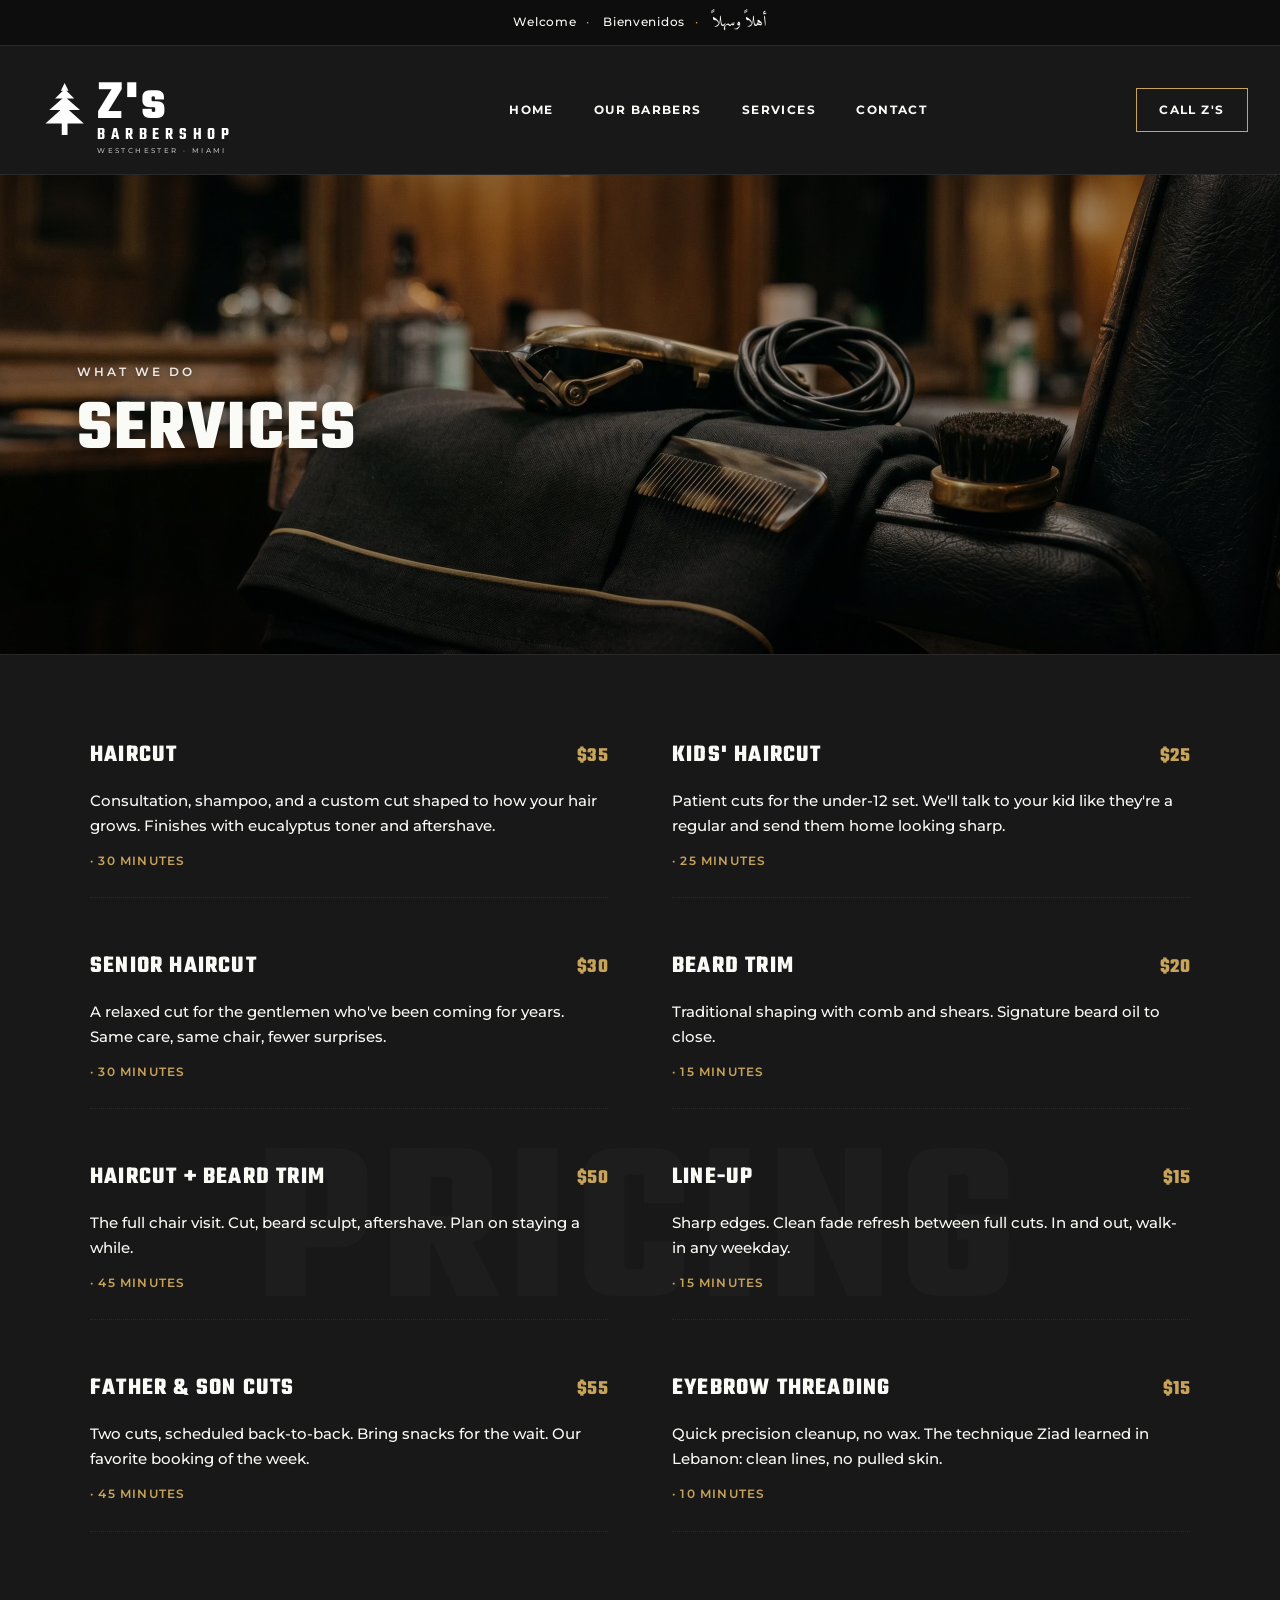
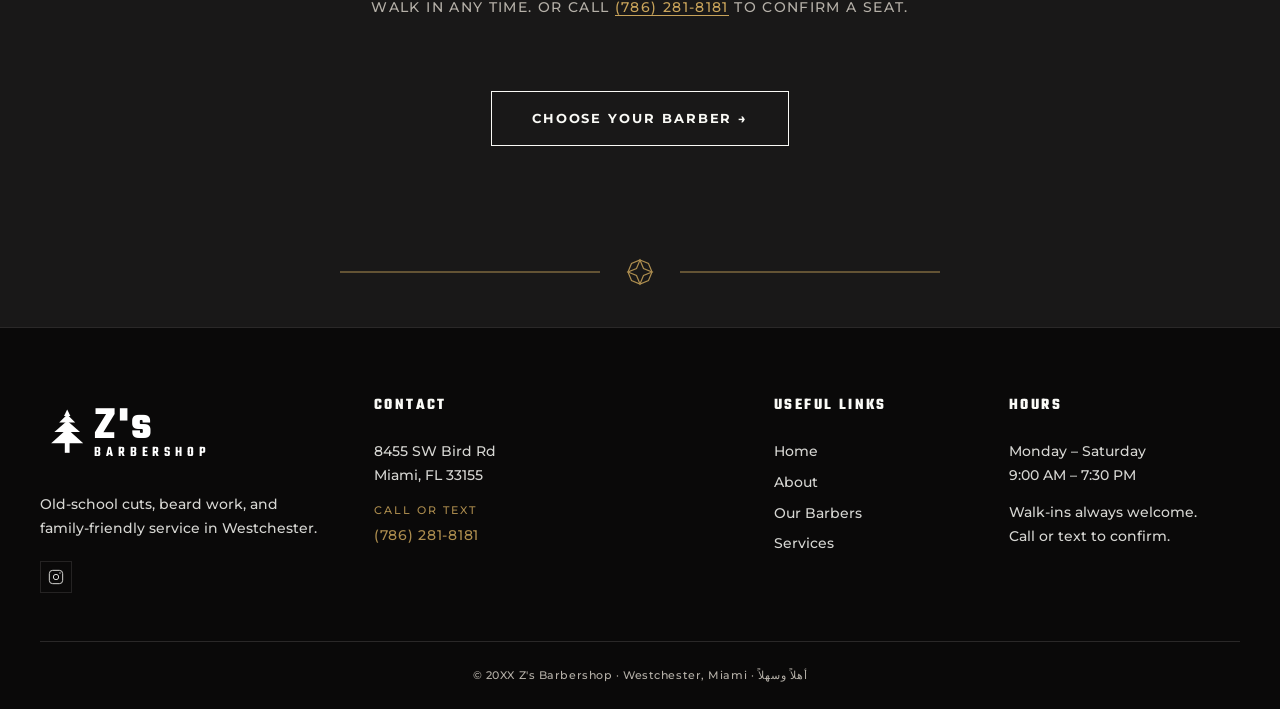
<file: prototype/services.html>
<!DOCTYPE html>
<html lang="en">
<head>
  <meta charset="UTF-8">
  <meta name="viewport" content="width=device-width, initial-scale=1.0">
  <title>Services — Z's Barbershop</title>
  <meta name="description" content="Full service list for Z's Barbershop: haircuts, beard trims, line-ups, kids' cuts, and more. Westchester, Miami.">

  <link rel="canonical" href="https://zsbarbershop.com/services">
  <meta name="theme-color" content="#191818">
  <link rel="icon" href="/favicon.svg" type="image/svg+xml">
  <link rel="preload" as="image" href="../assets/generated/heroes/services-between-cuts-final.webp" type="image/webp">

  <meta property="og:title" content="Services — Z's Barbershop">
  <meta property="og:description" content="Full service list at Z's: haircut $35, beard trim $20, line-up $15, kids' cut $25, and more. Walk-ins welcome at our Bird Road shop.">
  <meta property="og:url" content="https://zsbarbershop.com/services">
  <meta property="og:type" content="website">
  <meta property="og:site_name" content="Z's Barbershop">
  <meta property="og:locale" content="en_US">
  <meta property="og:image" content="https://zsbarbershop.com/assets/generated/og/og-services.jpg">
  <meta property="og:image:width" content="1200">
  <meta property="og:image:height" content="630">
  <meta property="og:image:alt" content="A folded barber's cape draped over a vintage chair armrest with clippers and comb at Z's Barbershop">

  <meta name="twitter:card" content="summary_large_image">
  <meta name="twitter:title" content="Services — Z's Barbershop">
  <meta name="twitter:description" content="Full service list at Z's. Haircut $35, beard trim $20, line-up $15, kids' cut $25. Walk-ins welcome.">
  <meta name="twitter:image" content="https://zsbarbershop.com/assets/generated/og/og-services.jpg">
  <meta name="twitter:image:alt" content="A folded barber's cape draped over a vintage chair armrest at Z's Barbershop">

  <link rel="preconnect" href="https://fonts.googleapis.com">
  <link rel="preconnect" href="https://fonts.gstatic.com" crossorigin>
  <link href="https://fonts.googleapis.com/css2?family=Teko:wght@500;600;700&family=Montserrat:wght@400;500;600;700;800&family=Amiri:wght@400;700&display=swap" rel="stylesheet">
  <link rel="stylesheet" href="styles.css">

  <script type="application/ld+json">
  {"@context":"https://schema.org","@graph":[{"@type":"BarberShop","@id":"https://zsbarbershop.com/#barbershop","name":"Z's Barbershop","url":"https://zsbarbershop.com/","image":"https://zsbarbershop.com/assets/generated/og/og-services.jpg","logo":"https://zsbarbershop.com/favicon.svg","description":"Old-school barbershop on Bird Road in Westchester, Miami. Four barbers, four chairs. Walk-ins welcome.","telephone":"+17862818181","priceRange":"$","currenciesAccepted":"USD","paymentAccepted":"Cash, Credit Card","areaServed":[{"@type":"Place","name":"Westchester, Miami"},{"@type":"City","name":"Miami"}],"address":{"@type":"PostalAddress","streetAddress":"8455 SW Bird Rd","addressLocality":"Miami","addressRegion":"FL","postalCode":"33155","addressCountry":"US"},"geo":{"@type":"GeoCoordinates","latitude":25.736,"longitude":-80.349},"openingHoursSpecification":[{"@type":"OpeningHoursSpecification","dayOfWeek":["Monday","Tuesday","Wednesday","Thursday","Friday","Saturday"],"opens":"09:00","closes":"19:30"}],"aggregateRating":{"@type":"AggregateRating","ratingValue":"5.0","reviewCount":"169"},"sameAs":["https://instagram.com/zbarbershop1"],"founder":{"@id":"https://zsbarbershop.com/barbers#ziad"},"hasOfferCatalog":{"@type":"OfferCatalog","name":"Services","itemListElement":[{"@type":"Offer","itemOffered":{"@type":"Service","name":"Haircut"},"price":"35","priceCurrency":"USD"},{"@type":"Offer","itemOffered":{"@type":"Service","name":"Kids Haircut"},"price":"25","priceCurrency":"USD"},{"@type":"Offer","itemOffered":{"@type":"Service","name":"Senior Haircut"},"price":"30","priceCurrency":"USD"},{"@type":"Offer","itemOffered":{"@type":"Service","name":"Beard Trim"},"price":"20","priceCurrency":"USD"},{"@type":"Offer","itemOffered":{"@type":"Service","name":"Haircut and Beard Trim"},"price":"50","priceCurrency":"USD"},{"@type":"Offer","itemOffered":{"@type":"Service","name":"Line-Up"},"price":"15","priceCurrency":"USD"},{"@type":"Offer","itemOffered":{"@type":"Service","name":"Father and Son Cuts"},"price":"55","priceCurrency":"USD"},{"@type":"Offer","itemOffered":{"@type":"Service","name":"Eyebrow Threading"},"price":"15","priceCurrency":"USD"}]}},{"@type":"BreadcrumbList","itemListElement":[{"@type":"ListItem","position":1,"name":"Home","item":"https://zsbarbershop.com/"},{"@type":"ListItem","position":2,"name":"Services","item":"https://zsbarbershop.com/services"}]}]}
  </script>
</head>
<body>

  <a class="skip-link" href="#main-content">Skip to main content</a>

  <div class="welcome-strip">
    <span>Welcome</span><span class="sep">·</span>
    <span>Bienvenidos</span><span class="sep">·</span>
    <span lang="ar" dir="rtl" class="arabic">أهلاً وسهلاً</span>
  </div>

  <nav class="nav-bar">
    <a href="index.html" aria-label="Z's Barbershop home">
      <svg class="logo-wordmark" viewBox="0 0 280 100">
        <g transform="translate(14, 22)" fill="#ffffff">
          <path d="M 20 0 L 16 8 L 24 8 Z"/><path d="M 20 6 L 10 16 L 30 16 Z"/>
          <path d="M 20 14 L 4 28 L 36 28 Z"/><path d="M 20 24 L 0 42 L 40 42 Z"/>
          <rect x="17" y="40" width="6" height="14"/>
        </g>
        <text x="68" y="58" font-family="Teko,sans-serif" font-weight="700" font-size="58" fill="#ffffff" letter-spacing="2">Z's</text>
        <text x="68" y="80" font-family="Teko,sans-serif" font-weight="600" font-size="18" fill="#ffffff" letter-spacing="6">BARBERSHOP</text>
        <text x="68" y="95" font-family="Montserrat,sans-serif" font-weight="500" font-size="7" fill="#ffffff" letter-spacing="2.5" opacity="0.7">WESTCHESTER · MIAMI</text>
      </svg>
    </a>
    <div class="nav-links">
      <a href="index.html">HOME</a>
      <a href="barbers.html">OUR BARBERS</a>
      <a href="services.html">SERVICES</a>
      <a href="index.html#visit">CONTACT</a>
    </div>
    <a href="tel:+17862818181" class="nav-cta">CALL Z'S</a>
    <button class="nav-toggle" type="button" aria-controls="mobile-nav" aria-expanded="false" aria-label="Open menu">
      <span class="hamburger-bar" aria-hidden="true"></span>
      <span class="hamburger-bar" aria-hidden="true"></span>
      <span class="hamburger-bar" aria-hidden="true"></span>
    </button>
  </nav>

  <div id="mobile-nav" class="mobile-nav" inert aria-label="Mobile navigation">
    <a href="index.html">HOME</a>
    <a href="barbers.html">OUR BARBERS</a>
    <a href="services.html">SERVICES</a>
    <a href="index.html#visit">CONTACT</a>
    <a href="tel:+17862818181" class="mobile-nav-cta">CALL Z'S</a>
  </div>

  <main id="main-content">

  <header class="page-hero page-hero--services">
    <p class="page-hero-eyebrow">What we do</p>
    <h1>Services</h1>
  </header>

  <section class="section" style="position:relative;overflow:hidden;">
    <div class="watermark" aria-hidden="true" data-text="PRICING"></div>
    <div style="position:relative;z-index:1;">

      <div class="services-list">

        <div class="svc-row">
          <div class="svc-row-head">
            <h2 class="svc-row-name">Haircut</h2>
            <span class="svc-row-price">$35</span>
          </div>
          <p class="svc-row-desc">Consultation, shampoo, and a custom cut shaped to how your hair grows. Finishes with eucalyptus toner and aftershave.</p>
          <span class="svc-row-duration">· 30 minutes</span>
        </div>

        <div class="svc-row">
          <div class="svc-row-head">
            <h2 class="svc-row-name">Kids' Haircut</h2>
            <span class="svc-row-price">$25</span>
          </div>
          <p class="svc-row-desc">Patient cuts for the under-12 set. We'll talk to your kid like they're a regular and send them home looking sharp.</p>
          <span class="svc-row-duration">· 25 minutes</span>
        </div>

        <div class="svc-row">
          <div class="svc-row-head">
            <h2 class="svc-row-name">Senior Haircut</h2>
            <span class="svc-row-price">$30</span>
          </div>
          <p class="svc-row-desc">A relaxed cut for the gentlemen who've been coming for years. Same care, same chair, fewer surprises.</p>
          <span class="svc-row-duration">· 30 minutes</span>
        </div>

        <div class="svc-row">
          <div class="svc-row-head">
            <h2 class="svc-row-name">Beard Trim</h2>
            <span class="svc-row-price">$20</span>
          </div>
          <p class="svc-row-desc">Traditional shaping with comb and shears. Signature beard oil to close.</p>
          <span class="svc-row-duration">· 15 minutes</span>
        </div>

        <div class="svc-row">
          <div class="svc-row-head">
            <h2 class="svc-row-name">Haircut + Beard Trim</h2>
            <span class="svc-row-price">$50</span>
          </div>
          <p class="svc-row-desc">The full chair visit. Cut, beard sculpt, aftershave. Plan on staying a while.</p>
          <span class="svc-row-duration">· 45 minutes</span>
        </div>

        <div class="svc-row">
          <div class="svc-row-head">
            <h2 class="svc-row-name">Line-Up</h2>
            <span class="svc-row-price">$15</span>
          </div>
          <p class="svc-row-desc">Sharp edges. Clean fade refresh between full cuts. In and out, walk-in any weekday.</p>
          <span class="svc-row-duration">· 15 minutes</span>
        </div>

        <div class="svc-row">
          <div class="svc-row-head">
            <h2 class="svc-row-name">Father &amp; Son Cuts</h2>
            <span class="svc-row-price">$55</span>
          </div>
          <p class="svc-row-desc">Two cuts, scheduled back-to-back. Bring snacks for the wait. Our favorite booking of the week.</p>
          <span class="svc-row-duration">· 45 minutes</span>
        </div>

        <div class="svc-row">
          <div class="svc-row-head">
            <h2 class="svc-row-name">Eyebrow Threading</h2>
            <span class="svc-row-price">$15</span>
          </div>
          <p class="svc-row-desc">Quick precision cleanup, no wax. The technique Ziad learned in Lebanon: clean lines, no pulled skin.</p>
          <span class="svc-row-duration">· 10 minutes</span>
        </div>

      </div>

      <p style="text-align:center; margin-top: 4rem; font-family: var(--font-ui); font-size: 0.85rem; letter-spacing: 0.1em; text-transform: uppercase; color: var(--color-muted);">
        Walk in any time. Or call <a href="tel:+17862818181" style="color: var(--color-accent); border-bottom: 1px solid var(--color-accent);">(786) 281-8181</a> to confirm a seat.
      </p>

      <div style="text-align: center; margin-top: 3rem;">
        <a href="barbers.html" class="ghost-btn">CHOOSE YOUR BARBER →</a>
      </div>

    </div>
  </section>

  <div class="pattern-divider" aria-hidden="true">
    <svg viewBox="0 0 600 28">
      <line x1="0" y1="14" x2="260" y2="14"/>
      <g transform="translate(300, 14)">
        <path d="M 0,-12 L 8.5,-8.5 L 12,0 L 8.5,8.5 L 0,12 L -8.5,8.5 L -12,0 L -8.5,-8.5 Z"/>
        <path d="M 0,-12 L 3.5,-3.5 L 12,0 L 3.5,3.5 L 0,12 L -3.5,3.5 L -12,0 L -3.5,-3.5 Z"/>
      </g>
      <line x1="340" y1="14" x2="600" y2="14"/>
    </svg>
  </div>

  </main>

  <footer class="footer">
    <div class="footer-grid">
      <div class="footer-col">
        <svg class="footer-logo" viewBox="0 0 280 100">
          <g transform="translate(14, 22)" fill="#ffffff">
            <path d="M 20 0 L 16 8 L 24 8 Z"/><path d="M 20 6 L 10 16 L 30 16 Z"/>
            <path d="M 20 14 L 4 28 L 36 28 Z"/><path d="M 20 24 L 0 42 L 40 42 Z"/>
            <rect x="17" y="40" width="6" height="14"/>
          </g>
          <text x="68" y="58" font-family="Teko,sans-serif" font-weight="700" font-size="58" fill="#ffffff" letter-spacing="2">Z's</text>
          <text x="68" y="80" font-family="Teko,sans-serif" font-weight="600" font-size="18" fill="#ffffff" letter-spacing="6">BARBERSHOP</text>
        </svg>
        <p>Old-school cuts, beard work, and family-friendly service in Westchester.</p>
        <div class="footer-social">
          <a href="https://instagram.com/zbarbershop1" aria-label="Instagram"><svg viewBox="0 0 24 24"><rect x="2" y="2" width="20" height="20" rx="5"/><circle cx="12" cy="12" r="4"/><circle cx="18" cy="6" r="1" fill="currentColor" stroke="none"/></svg></a>
        </div>
      </div>
      <div class="footer-col">
        <h3>CONTACT</h3>
        <p>8455 SW Bird Rd<br>Miami, FL 33155</p>
        <span class="footer-phone-eyebrow">Call or Text</span>
        <a href="tel:+17862818181" class="footer-phone">(786) 281-8181</a>
      </div>
      <div class="footer-col">
        <h3>USEFUL LINKS</h3>
        <a href="index.html">Home</a>
        <a href="index.html#about">About</a>
        <a href="barbers.html">Our Barbers</a>
        <a href="services.html">Services</a>
      </div>
      <div class="footer-col">
        <h3>HOURS</h3>
        <p>Monday – Saturday<br>9:00 AM – 7:30 PM</p>
        <p class="footer-note">Walk-ins always welcome.<br>Call or text to confirm.</p>
      </div>
    </div>
    <div class="footer-bottom">© 20XX Z's Barbershop · Westchester, Miami · أهلاً وسهلاً</div>
  </footer>

  <script src="nav.js" defer></script>

</body>
</html>
</file>
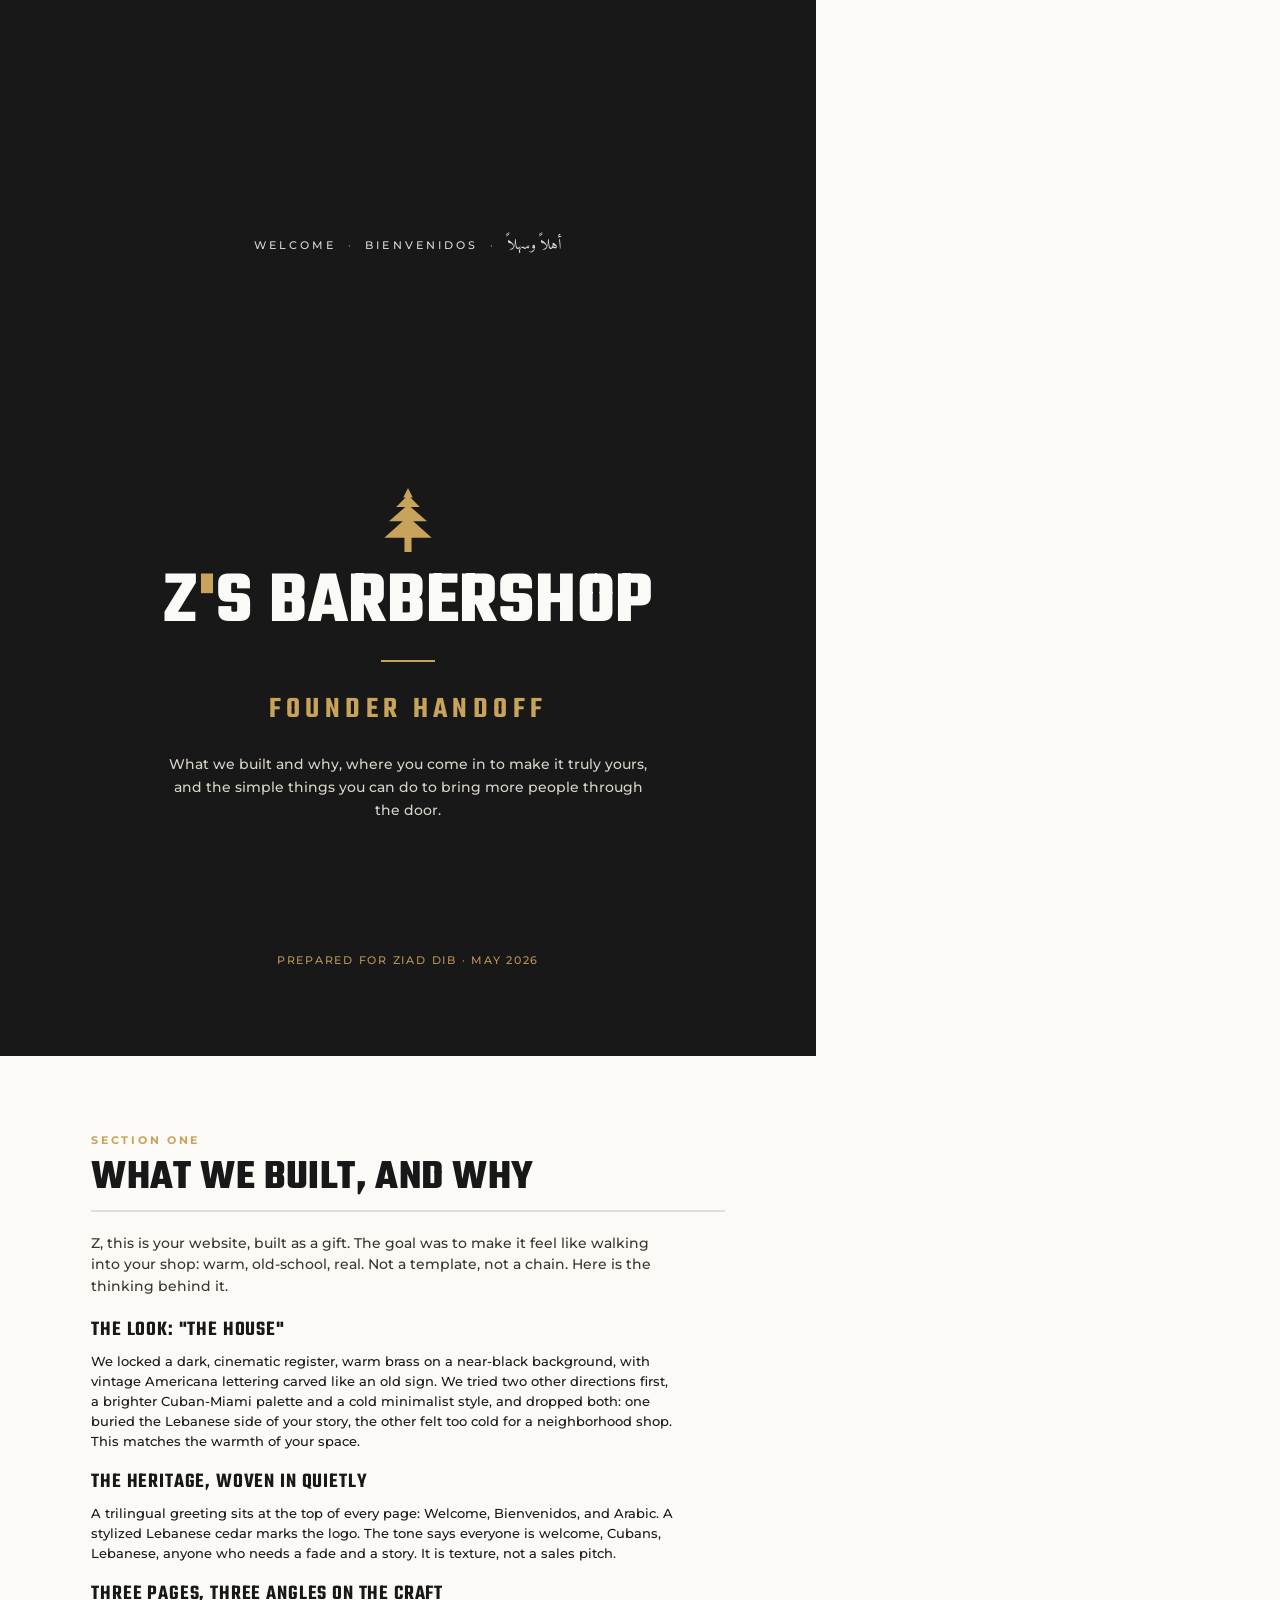
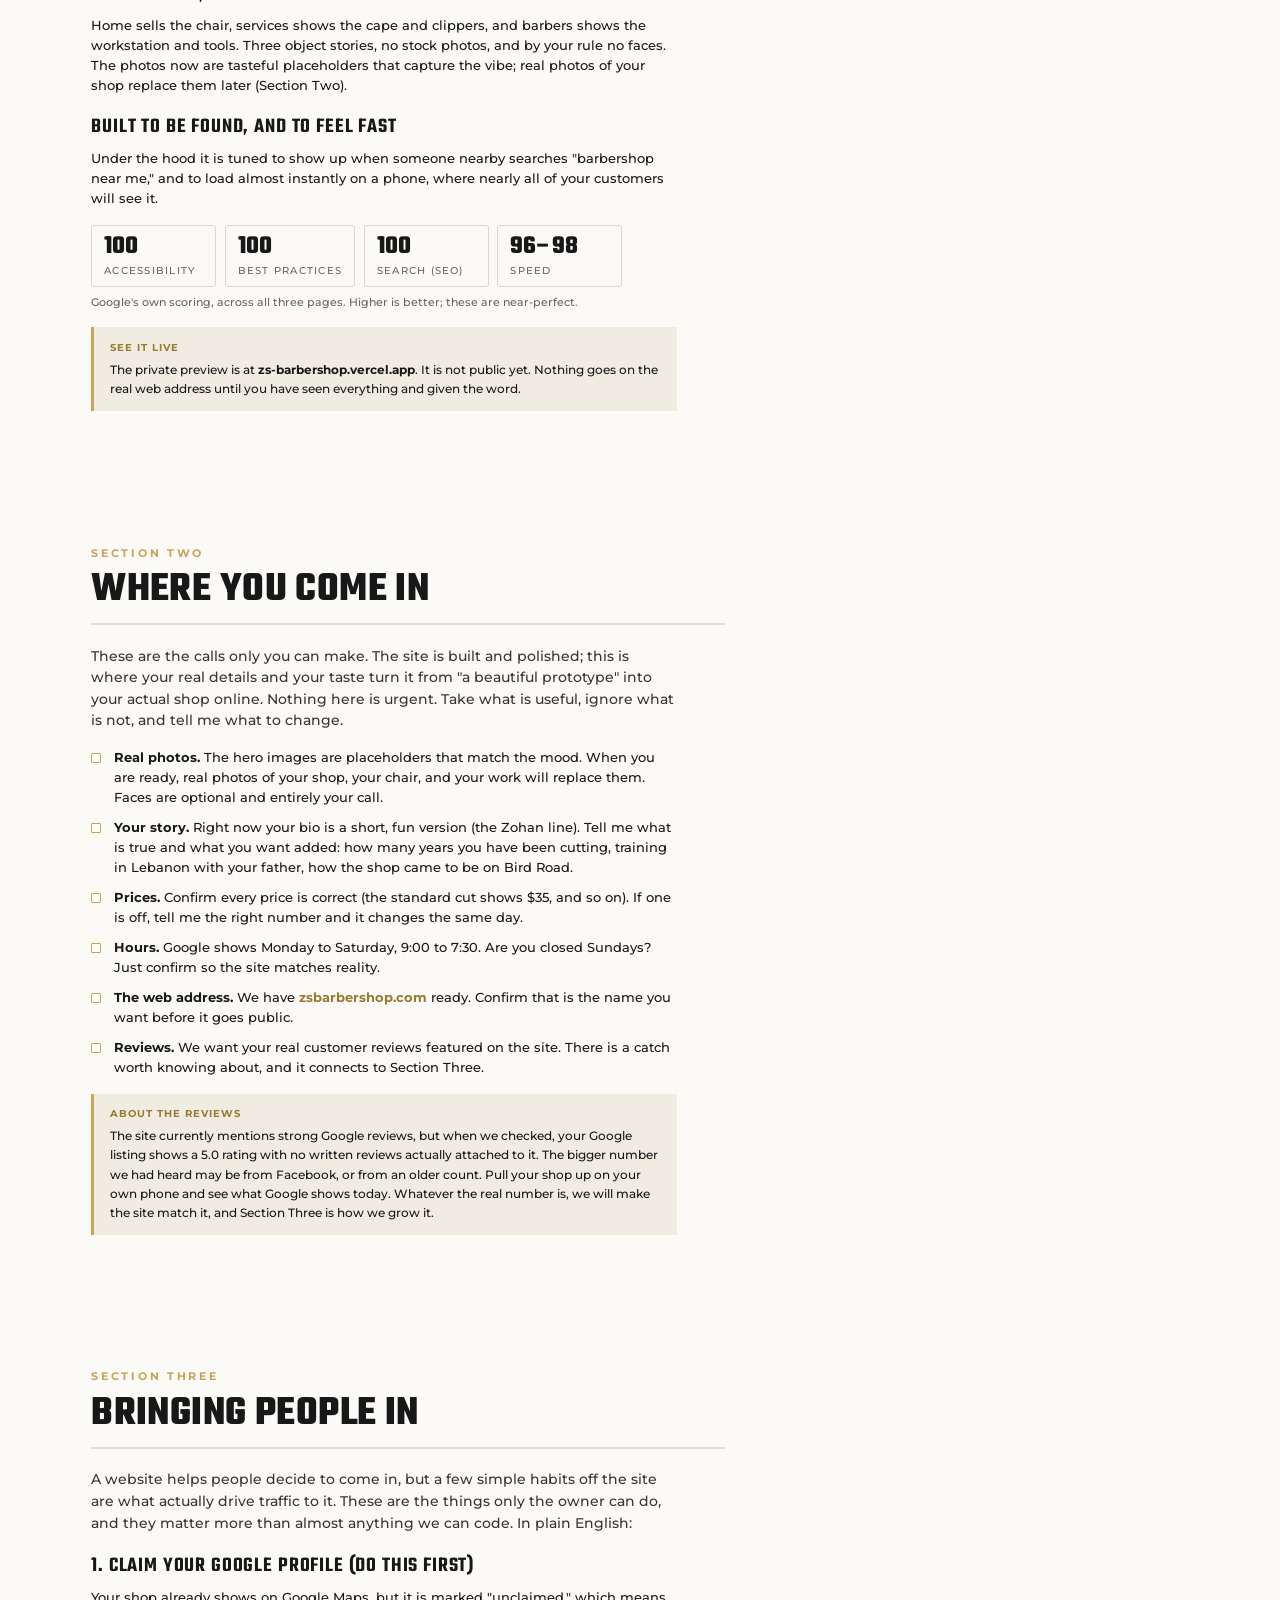
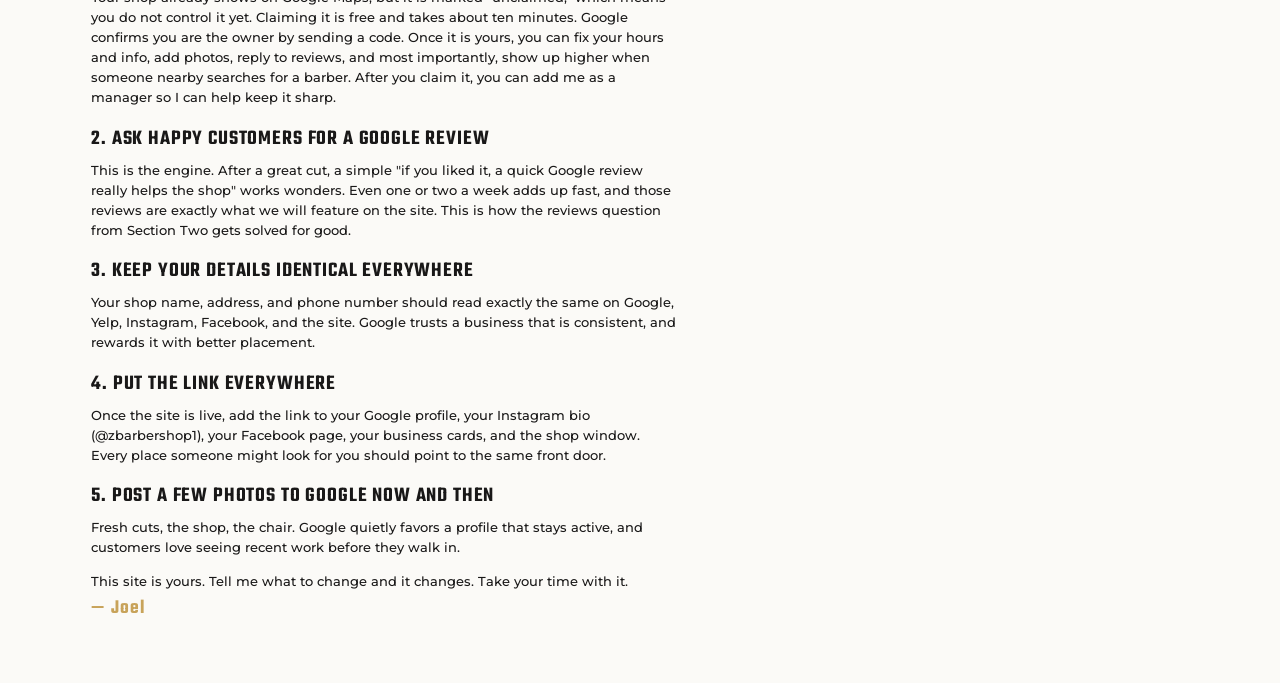
<file: docs/showcase/founder-handoff.html>
<!DOCTYPE html>
<html lang="en">
<head>
<meta charset="UTF-8">
<title>Z's Barbershop — Founder Handoff</title>
<link rel="preconnect" href="https://fonts.googleapis.com">
<link rel="preconnect" href="https://fonts.gstatic.com" crossorigin>
<link href="https://fonts.googleapis.com/css2?family=Teko:wght@500;600;700&family=Montserrat:wght@400;500;600;700&family=Amiri:wght@400;700&display=swap" rel="stylesheet">
<style>
  :root{
    --ink:#191818; --cream:#fafaf6; --brass:#c8a35a; --muted:#6b665e;
    --line:#dcd7cd; --paper:#fbfaf7;
    --display:'Teko','Oswald','Impact',sans-serif;
    --body:'Montserrat','Helvetica','Arial',sans-serif;
    --arabic:'Amiri','Noto Naskh Arabic',serif;
  }
  *{box-sizing:border-box;margin:0;padding:0;}
  html{-webkit-print-color-adjust:exact;print-color-adjust:exact;}
  @page{size:Letter;margin:0;}
  body{font-family:var(--body);color:var(--ink);background:var(--paper);font-weight:500;line-height:1.6;}

  .page{width:8.5in;padding:0.8in 0.95in 0.6in;position:relative;}
  .page+.page{page-break-before:always;}

  /* ---------- Cover ---------- */
  .cover{min-height:11in;background:var(--ink);color:var(--cream);display:flex;flex-direction:column;
         justify-content:center;align-items:center;text-align:center;padding:1in;}
  .cover .welcome{font-size:11px;letter-spacing:0.28em;text-transform:uppercase;color:var(--cream);
                  opacity:0.85;margin-bottom:2.4in;}
  .cover .welcome .sep{color:var(--brass);margin:0 0.5em;}
  .cover .welcome .ar{font-family:var(--arabic);font-size:15px;letter-spacing:0;vertical-align:middle;}
  .cedar{width:74px;height:64px;margin-bottom:1.1rem;}
  .cover .wordmark{font-family:var(--display);font-weight:700;font-size:74px;line-height:0.9;
                   letter-spacing:0.01em;text-transform:uppercase;}
  .cover .wordmark .apos{color:var(--brass);}
  .cover .sub-rule{width:54px;height:2px;background:var(--brass);margin:1.5rem 0;}
  .cover .kicker{font-family:var(--display);font-weight:600;font-size:30px;letter-spacing:0.18em;
                 text-transform:uppercase;color:var(--brass);}
  .cover .blurb{max-width:5in;margin:1.2rem auto 0;font-size:13.5px;line-height:1.7;color:#d8d3ca;}
  .cover .credit{position:absolute;bottom:0.9in;left:0;right:0;font-size:11px;letter-spacing:0.16em;
                 text-transform:uppercase;color:var(--brass);opacity:0.9;}

  /* ---------- Content ---------- */
  .eyebrow{font-family:var(--body);font-weight:700;font-size:10.5px;letter-spacing:0.26em;
           text-transform:uppercase;color:var(--brass);display:block;margin-bottom:0.5rem;}
  h2.section-title{font-family:var(--display);font-weight:700;font-size:42px;line-height:0.98;
                   letter-spacing:0.01em;text-transform:uppercase;color:var(--ink);margin-bottom:0.2rem;}
  .title-rule{width:100%;height:2px;background:var(--ink);opacity:0.12;margin:0.7rem 0 1.3rem;}
  h3{font-family:var(--display);font-weight:600;font-size:21px;letter-spacing:0.04em;text-transform:uppercase;
     color:var(--ink);margin:0.9rem 0 0.28rem;}
  p{font-size:12.5px;margin-bottom:0.58rem;max-width:6.1in;}
  .lead{font-size:13.5px;color:#3a352e;margin-bottom:1rem;}
  strong{font-weight:700;}
  .brass{color:#9a7a32;font-weight:700;}

  ul.checklist{list-style:none;margin:0.3rem 0 0.4rem;}
  ul.checklist li{position:relative;padding-left:1.4rem;margin-bottom:0.62rem;font-size:12.5px;max-width:6.1in;}
  ul.checklist li::before{content:'';position:absolute;left:0;top:0.42em;width:8px;height:8px;
                          border:1.5px solid var(--brass);border-radius:1px;}

  .callout{background:#f1ece1;border-left:3px solid var(--brass);padding:0.8rem 1rem;margin:1rem 0 0;
           font-size:12px;max-width:6.1in;}
  .callout .label{font-weight:700;letter-spacing:0.1em;text-transform:uppercase;font-size:10px;
                  color:#9a7a32;display:block;margin-bottom:0.25rem;}
  a{color:#9a7a32;}
  .stat-row{display:flex;gap:0.55rem;margin:1rem 0 0.4rem;flex-wrap:wrap;}
  .stat{border:1px solid var(--line);border-radius:3px;padding:0.5rem 0.75rem;min-width:1.3in;}
  .stat .n{font-family:var(--display);font-weight:700;font-size:26px;color:var(--ink);line-height:1;}
  .stat .l{font-size:9.5px;letter-spacing:0.13em;text-transform:uppercase;color:var(--muted);margin-top:0.2rem;}
  .signoff{margin-top:0.85rem;font-size:12.5px;}
  .signoff .name{font-family:var(--display);font-weight:600;font-size:20px;letter-spacing:0.06em;
                 color:var(--brass);margin-top:0.1rem;}
</style>
</head>
<body>

<!-- ============ COVER ============ -->
<section class="page cover">
  <div class="welcome">Welcome <span class="sep">·</span> Bienvenidos <span class="sep">·</span> <span class="ar" lang="ar" dir="rtl">أهلاً وسهلاً</span></div>
  <svg class="cedar" viewBox="0 0 40 54" xmlns="http://www.w3.org/2000/svg" fill="#c8a35a" aria-hidden="true">
    <path d="M 20 0 L 16 8 L 24 8 Z"/>
    <path d="M 20 6 L 10 16 L 30 16 Z"/>
    <path d="M 20 14 L 4 28 L 36 28 Z"/>
    <path d="M 20 24 L 0 42 L 40 42 Z"/>
    <rect x="17" y="40" width="6" height="14"/>
  </svg>
  <div class="wordmark">Z<span class="apos">'</span>s Barbershop</div>
  <div class="sub-rule"></div>
  <div class="kicker">Founder Handoff</div>
  <p class="blurb">What we built and why, where you come in to make it truly yours, and the simple things you can do to bring more people through the door.</p>
  <div class="credit">Prepared for Ziad Dib · May 2026</div>
</section>

<!-- ============ SECTION 1 ============ -->
<section class="page">
  <span class="eyebrow">Section One</span>
  <h2 class="section-title">What we built, and why</h2>
  <div class="title-rule"></div>

  <p class="lead">Z, this is your website, built as a gift. The goal was to make it feel like walking into your shop: warm, old-school, real. Not a template, not a chain. Here is the thinking behind it.</p>

  <h3>The look: "The House"</h3>
  <p>We locked a dark, cinematic register, warm brass on a near-black background, with vintage Americana lettering carved like an old sign. We tried two other directions first, a brighter Cuban-Miami palette and a cold minimalist style, and dropped both: one buried the Lebanese side of your story, the other felt too cold for a neighborhood shop. This matches the warmth of your space.</p>

  <h3>The heritage, woven in quietly</h3>
  <p>A trilingual greeting sits at the top of every page: Welcome, Bienvenidos, and Arabic. A stylized Lebanese cedar marks the logo. The tone says everyone is welcome, Cubans, Lebanese, anyone who needs a fade and a story. It is texture, not a sales pitch.</p>

  <h3>Three pages, three angles on the craft</h3>
  <p>Home sells the chair, services shows the cape and clippers, and barbers shows the workstation and tools. Three object stories, no stock photos, and by your rule no faces. The photos now are tasteful placeholders that capture the vibe; real photos of your shop replace them later (Section Two).</p>

  <h3>Built to be found, and to feel fast</h3>
  <p>Under the hood it is tuned to show up when someone nearby searches "barbershop near me," and to load almost instantly on a phone, where nearly all of your customers will see it.</p>
  <div class="stat-row">
    <div class="stat"><div class="n">100</div><div class="l">Accessibility</div></div>
    <div class="stat"><div class="n">100</div><div class="l">Best Practices</div></div>
    <div class="stat"><div class="n">100</div><div class="l">Search (SEO)</div></div>
    <div class="stat"><div class="n">96–98</div><div class="l">Speed</div></div>
  </div>
  <p style="font-size:11px;color:var(--muted);">Google's own scoring, across all three pages. Higher is better; these are near-perfect.</p>

  <div class="callout">
    <span class="label">See it live</span>
    The private preview is at <strong>zs-barbershop.vercel.app</strong>. It is not public yet. Nothing goes on the real web address until you have seen everything and given the word.
  </div>
</section>

<!-- ============ SECTION 2 ============ -->
<section class="page">
  <span class="eyebrow">Section Two</span>
  <h2 class="section-title">Where you come in</h2>
  <div class="title-rule"></div>

  <p class="lead">These are the calls only you can make. The site is built and polished; this is where your real details and your taste turn it from "a beautiful prototype" into your actual shop online. Nothing here is urgent. Take what is useful, ignore what is not, and tell me what to change.</p>

  <ul class="checklist">
    <li><strong>Real photos.</strong> The hero images are placeholders that match the mood. When you are ready, real photos of your shop, your chair, and your work will replace them. Faces are optional and entirely your call.</li>
    <li><strong>Your story.</strong> Right now your bio is a short, fun version (the Zohan line). Tell me what is true and what you want added: how many years you have been cutting, training in Lebanon with your father, how the shop came to be on Bird Road.</li>
    <li><strong>Prices.</strong> Confirm every price is correct (the standard cut shows $35, and so on). If one is off, tell me the right number and it changes the same day.</li>
    <li><strong>Hours.</strong> Google shows Monday to Saturday, 9:00 to 7:30. Are you closed Sundays? Just confirm so the site matches reality.</li>
    <li><strong>The web address.</strong> We have <span class="brass">zsbarbershop.com</span> ready. Confirm that is the name you want before it goes public.</li>
    <li><strong>Reviews.</strong> We want your real customer reviews featured on the site. There is a catch worth knowing about, and it connects to Section Three.</li>
  </ul>

  <div class="callout">
    <span class="label">About the reviews</span>
    The site currently mentions strong Google reviews, but when we checked, your Google listing shows a 5.0 rating with no written reviews actually attached to it. The bigger number we had heard may be from Facebook, or from an older count. Pull your shop up on your own phone and see what Google shows today. Whatever the real number is, we will make the site match it, and Section Three is how we grow it.
  </div>
</section>

<!-- ============ SECTION 3 ============ -->
<section class="page">
  <span class="eyebrow">Section Three</span>
  <h2 class="section-title">Bringing people in</h2>
  <div class="title-rule"></div>

  <p class="lead">A website helps people decide to come in, but a few simple habits off the site are what actually drive traffic to it. These are the things only the owner can do, and they matter more than almost anything we can code. In plain English:</p>

  <h3>1. Claim your Google profile (do this first)</h3>
  <p>Your shop already shows on Google Maps, but it is marked "unclaimed," which means you do not control it yet. Claiming it is free and takes about ten minutes. Google confirms you are the owner by sending a code. Once it is yours, you can fix your hours and info, add photos, reply to reviews, and most importantly, show up higher when someone nearby searches for a barber. After you claim it, you can add me as a manager so I can help keep it sharp.</p>

  <h3>2. Ask happy customers for a Google review</h3>
  <p>This is the engine. After a great cut, a simple "if you liked it, a quick Google review really helps the shop" works wonders. Even one or two a week adds up fast, and those reviews are exactly what we will feature on the site. This is how the reviews question from Section Two gets solved for good.</p>

  <h3>3. Keep your details identical everywhere</h3>
  <p>Your shop name, address, and phone number should read exactly the same on Google, Yelp, Instagram, Facebook, and the site. Google trusts a business that is consistent, and rewards it with better placement.</p>

  <h3>4. Put the link everywhere</h3>
  <p>Once the site is live, add the link to your Google profile, your Instagram bio (@zbarbershop1), your Facebook page, your business cards, and the shop window. Every place someone might look for you should point to the same front door.</p>

  <h3>5. Post a few photos to Google now and then</h3>
  <p>Fresh cuts, the shop, the chair. Google quietly favors a profile that stays active, and customers love seeing recent work before they walk in.</p>

  <div class="signoff">
    <div>This site is yours. Tell me what to change and it changes. Take your time with it.</div>
    <div class="name">— Joel</div>
  </div>
</section>

</body>
</html>
</file>
<file: prototype/styles.css>
:root {
  --color-primary: #191818;
  --color-cream: #fafaf6;
  --color-accent: #c8a35a;
  --color-accent-hover: #d4b370;
  --color-ink-dark: #191818;
  --color-muted: #b5b0a8;
  --color-line: #2a2828;

  --font-display: 'Teko', 'Oswald', 'Impact', sans-serif;
  --font-body: 'Montserrat', 'Helvetica', 'Arial', sans-serif;
  --font-ui: 'Montserrat', 'Helvetica', 'Arial', sans-serif;
  --font-arabic: 'Amiri', 'Noto Naskh Arabic', serif;
}

* { box-sizing: border-box; margin: 0; padding: 0; }
html { scroll-behavior: smooth; }
body {
  font-family: var(--font-body);
  font-weight: 500;
  font-size: 16px;
  line-height: 1.7;
  background: var(--color-primary);
  color: var(--color-cream);
  -webkit-font-smoothing: antialiased;
  overflow-x: hidden;
}
a { color: inherit; text-decoration: none; }

/* ─── Trilingual welcome strip ─── */
.welcome-strip {
  background: #0e0d0d;
  color: var(--color-cream);
  font-family: var(--font-ui);
  font-weight: 500;
  font-size: 0.75rem;
  letter-spacing: 0.06em;
  padding: 0.6rem 1rem;
  text-align: center;
  border-bottom: 1px solid var(--color-line);
}
.welcome-strip .sep { color: var(--color-accent); margin: 0 0.6rem; }
.welcome-strip .arabic { font-family: var(--font-arabic); font-size: 0.95rem; letter-spacing: 0; vertical-align: middle; }

/* ─── Nav ─── */
.nav-bar {
  position: sticky;
  top: 0;
  z-index: 50;
  background: var(--color-primary);
  border-bottom: 1px solid var(--color-line);
  padding: 1rem 2rem;
  display: flex;
  align-items: center;
  justify-content: space-between;
  gap: 1rem;
}
.logo-wordmark { display: block; height: 96px; width: auto; }
.nav-links {
  display: none;
  gap: 2.5rem;
  font-family: var(--font-ui);
  font-size: 0.75rem;
  font-weight: 700;
  letter-spacing: 0.12em;
}
.nav-links a { color: var(--color-cream); transition: color .2s; }
.nav-links a:hover { color: var(--color-accent); }
.nav-cta {
  font-family: var(--font-ui);
  font-size: 0.75rem;
  font-weight: 700;
  letter-spacing: 0.12em;
  padding: 0.7rem 1.4rem;
  border: 1.5px solid var(--color-accent);
  color: var(--color-cream);
  transition: all .2s;
  white-space: nowrap;
}
.nav-cta:hover { background: var(--color-accent); color: var(--color-ink-dark); }
@media (min-width: 900px) { .nav-links { display: flex; } }

/* ─── Mobile nav (hamburger + drawer) ─── */
.nav-toggle {
  display: flex;
  flex-direction: column;
  align-items: center;
  justify-content: center;
  gap: 5px;
  background: transparent;
  border: none;
  padding: 0;
  cursor: pointer;
  width: 44px;
  height: 44px;
}
.nav-toggle .hamburger-bar {
  display: block;
  width: 24px;
  height: 2px;
  background: var(--color-cream);
  transform-origin: center;
  transition: transform 0.25s cubic-bezier(0.16, 1, 0.3, 1), opacity 0.2s ease-out;
}
.nav-toggle[aria-expanded="true"] .hamburger-bar:nth-child(1) {
  transform: translateY(7px) rotate(45deg);
}
.nav-toggle[aria-expanded="true"] .hamburger-bar:nth-child(2) {
  opacity: 0;
}
.nav-toggle[aria-expanded="true"] .hamburger-bar:nth-child(3) {
  transform: translateY(-7px) rotate(-45deg);
}
.nav-toggle:focus-visible {
  outline: 2px solid var(--color-accent);
  outline-offset: 2px;
}

.mobile-nav {
  position: fixed;
  top: 0; left: 0; right: 0; bottom: 0;
  background: var(--color-primary);
  z-index: 49;
  display: flex;
  flex-direction: column;
  align-items: center;
  justify-content: center;
  gap: 1.25rem;
  padding: 6rem 2rem 3rem;
  opacity: 0;
  transform: translateY(-12px);
  pointer-events: none;
  transition: opacity 0.32s cubic-bezier(0.16, 1, 0.3, 1),
              transform 0.32s cubic-bezier(0.16, 1, 0.3, 1);
}
body.nav-open .mobile-nav {
  opacity: 1;
  transform: translateY(0);
  pointer-events: auto;
}
.mobile-nav a {
  font-family: var(--font-display);
  font-weight: 700;
  font-size: 2rem;
  letter-spacing: 0.04em;
  text-transform: uppercase;
  color: var(--color-cream);
  text-decoration: none;
  transition: color 0.2s;
  padding: 0.5rem 0;
}
.mobile-nav a:hover { color: var(--color-accent); }
.mobile-nav a:focus-visible {
  outline: 2px solid var(--color-accent);
  outline-offset: 4px;
}
.mobile-nav .mobile-nav-cta {
  margin-top: 1.5rem;
  border: 1.5px solid var(--color-accent);
  padding: 0.9rem 2rem;
  font-size: 1rem;
  letter-spacing: 0.15em;
}
.mobile-nav .mobile-nav-cta:hover {
  background: var(--color-accent);
  color: var(--color-ink-dark);
}
body.nav-open { overflow: hidden; }

@media (max-width: 899px) {
  .logo-wordmark { height: 60px; }
  .nav-cta { display: none; }
}
@media (min-width: 900px) {
  .nav-toggle, .mobile-nav { display: none; }
}

/* ─── Hero ─── */
.hero {
  position: relative;
  min-height: 600px;
  display: flex;
  align-items: center;
  justify-content: flex-start;
  text-align: left;
  padding: 6rem 2rem 6rem clamp(2rem, 7vw, 6rem);
  overflow: hidden;
  background:
    linear-gradient(90deg, rgba(0,0,0,0.78) 0%, rgba(0,0,0,0.55) 28%, rgba(0,0,0,0.25) 55%, rgba(0,0,0,0.08) 100%),
    url('../assets/generated/heroes/index-the-chair-final.jpg') center/cover no-repeat;
  background:
    linear-gradient(90deg, rgba(0,0,0,0.78) 0%, rgba(0,0,0,0.55) 28%, rgba(0,0,0,0.25) 55%, rgba(0,0,0,0.08) 100%),
    image-set(
      url('../assets/generated/heroes/index-the-chair-final.webp') type('image/webp'),
      url('../assets/generated/heroes/index-the-chair-final.jpg') type('image/jpeg')
    ) center/cover no-repeat;
}
@media (max-width: 800px) {
  .hero {
    justify-content: center;
    text-align: center;
    padding: 5rem 1.5rem;
    background:
      linear-gradient(180deg, rgba(0,0,0,0.5) 0%, rgba(0,0,0,0.75) 100%),
      url('../assets/generated/heroes/index-the-chair-final.jpg') 65% center/cover no-repeat;
    background:
      linear-gradient(180deg, rgba(0,0,0,0.5) 0%, rgba(0,0,0,0.75) 100%),
      image-set(
        url('../assets/generated/heroes/index-the-chair-final.webp') type('image/webp'),
        url('../assets/generated/heroes/index-the-chair-final.jpg') type('image/jpeg')
      ) 65% center/cover no-repeat;
  }
}
.hero::before {
  content: '';
  position: absolute;
  bottom: 0; left: 0; right: 0;
  height: 40%;
  background: repeating-linear-gradient(90deg, rgba(200,163,90,0.02) 0px, rgba(200,163,90,0.04) 60px, rgba(0,0,0,0.1) 60px, rgba(0,0,0,0.15) 120px);
  mask: linear-gradient(180deg, transparent 0%, black 60%);
  -webkit-mask: linear-gradient(180deg, transparent 0%, black 60%);
  pointer-events: none;
}
.hero-placeholder-note {
  position: absolute;
  top: 1.5rem; right: 1.5rem;
  font-family: var(--font-ui);
  font-size: 0.65rem;
  color: var(--color-muted);
  letter-spacing: 0.1em;
  text-transform: uppercase;
  opacity: 0.6;
}
.hero-content { position: relative; z-index: 1; max-width: 560px; }
.hero-eyebrow {
  font-family: var(--font-ui);
  font-size: 0.8rem;
  font-weight: 700;
  letter-spacing: 0.3em;
  color: var(--color-cream);
  margin-bottom: 1.25rem;
}
.hero-headline {
  font-family: var(--font-display);
  font-weight: 700;
  font-size: clamp(2.5rem, 7vw, 5rem);
  line-height: 1.1;
  letter-spacing: 0.01em;
  text-transform: uppercase;
  color: var(--color-cream);
  margin-bottom: 2rem;
}
.hero-cta {
  display: inline-block;
  font-family: var(--font-ui);
  font-size: 0.8rem;
  font-weight: 700;
  letter-spacing: 0.18em;
  padding: 0.95rem 2.2rem;
  background: var(--color-accent);
  color: var(--color-ink-dark);
  transition: background .2s;
}
.hero-cta:hover { background: var(--color-accent-hover); }

/* ─── Skip link (a11y) ─── */
.skip-link {
  position: absolute;
  left: -9999px;
  top: 0;
  background: var(--color-accent);
  color: var(--color-primary);
  padding: 0.75rem 1.25rem;
  font-family: var(--font-body);
  font-weight: 700;
  font-size: 0.85rem;
  letter-spacing: 0.1em;
  text-transform: uppercase;
  text-decoration: none;
  z-index: 9999;
}
.skip-link:focus {
  left: 0;
  outline: 2px solid var(--color-primary);
  outline-offset: -2px;
}

/* ─── Hero strip (for sub-pages — shorter version of hero with photo bg + title) ─── */
.page-hero {
  position: relative;
  min-height: 320px;
  display: flex;
  align-items: center;
  justify-content: center;
  text-align: center;
  padding: 4rem 2rem;
  background:
    radial-gradient(ellipse at 50% 50%, rgba(200,163,90,0.1) 0%, transparent 55%),
    linear-gradient(180deg, #0d0c0c 0%, #1c1c1b 50%, #0e0d0d 100%);
  border-bottom: 1px solid var(--color-line);
}
.page-hero--barbers {
  min-height: 480px;
  justify-content: flex-start;
  text-align: left;
  align-items: flex-start;
  flex-direction: column;
  padding: 4rem clamp(2rem, 6vw, 6rem);
  background:
    linear-gradient(180deg, rgba(0,0,0,0.55) 0%, rgba(0,0,0,0.3) 50%, rgba(0,0,0,0.6) 100%),
    url('../assets/generated/heroes/barbers-workstation-final.jpg') center 72%/cover no-repeat;
  background:
    linear-gradient(180deg, rgba(0,0,0,0.55) 0%, rgba(0,0,0,0.3) 50%, rgba(0,0,0,0.6) 100%),
    image-set(
      url('../assets/generated/heroes/barbers-workstation-final.webp') type('image/webp'),
      url('../assets/generated/heroes/barbers-workstation-final.jpg') type('image/jpeg')
    ) center 72%/cover no-repeat;
}
.page-hero--barbers h1 { text-shadow: 0 2px 16px rgba(0,0,0,0.6); }
@media (min-width: 640px) {
  .page-hero--barbers { justify-content: center; }
}
.page-hero--services {
  min-height: 480px;
  justify-content: flex-start;
  text-align: left;
  align-items: flex-start;
  flex-direction: column;
  padding: 4rem clamp(2rem, 6vw, 6rem);
  background:
    linear-gradient(180deg, rgba(0,0,0,0.45) 0%, rgba(0,0,0,0.2) 50%, rgba(0,0,0,0.55) 100%),
    url('../assets/generated/heroes/services-between-cuts-final.jpg') center center/cover no-repeat;
  background:
    linear-gradient(180deg, rgba(0,0,0,0.45) 0%, rgba(0,0,0,0.2) 50%, rgba(0,0,0,0.55) 100%),
    image-set(
      url('../assets/generated/heroes/services-between-cuts-final.webp') type('image/webp'),
      url('../assets/generated/heroes/services-between-cuts-final.jpg') type('image/jpeg')
    ) center center/cover no-repeat;
}
.page-hero--services h1 { text-shadow: 0 2px 16px rgba(0,0,0,0.6); }
.page-hero-eyebrow {
  font-family: var(--font-body);
  font-weight: 600;
  font-size: clamp(0.7rem, 0.95vw, 0.9rem);
  letter-spacing: 0.25em;
  text-transform: uppercase;
  color: var(--color-cream);
  opacity: 0.9;
  margin-bottom: 0.75rem;
  text-shadow: 0 1px 8px rgba(0,0,0,0.7);
}
.page-hero--services { margin-top: 0; }
.page-hero--services > * { z-index: 1; }
@media (min-width: 640px) {
  .page-hero--services { justify-content: center; }
}
.page-hero h1 {
  font-family: var(--font-display);
  font-weight: 700;
  font-size: clamp(2.5rem, 6vw, 4.5rem);
  line-height: 1;
  letter-spacing: 0.03em;
  text-transform: uppercase;
  color: var(--color-cream);
}

/* ─── Sections ─── */
.section { padding: 5rem 2rem; max-width: 1200px; margin: 0 auto; }
.section-eyebrow {
  font-family: var(--font-ui);
  font-size: 0.75rem;
  font-weight: 700;
  letter-spacing: 0.2em;
  text-transform: uppercase;
  color: var(--color-accent);
  margin-bottom: 1rem;
  display: block;
}
.section-headline {
  font-family: var(--font-display);
  font-weight: 700;
  font-size: clamp(2rem, 4vw, 3rem);
  line-height: 1;
  letter-spacing: 0.02em;
  text-transform: uppercase;
  color: var(--color-cream);
  margin-bottom: 2rem;
}
.section-body p {
  font-family: var(--font-body);
  font-weight: 500;
  font-size: 1rem;
  line-height: 1.7;
  color: var(--color-cream);
  max-width: 620px;
  margin-bottom: 1rem;
}

/* About */
.about { display: grid; gap: 3rem; grid-template-columns: 1fr; align-items: center; }
@media (min-width: 800px) { .about { grid-template-columns: 1fr 1fr; gap: 4rem; } }
.about-image {
  aspect-ratio: 4/5;
  background: linear-gradient(135deg, #1f1c1b 0%, #0e0d0d 100%);
  border: 1px solid var(--color-line);
  display: flex;
  align-items: center;
  justify-content: center;
  font-family: var(--font-ui);
  font-size: 0.75rem;
  color: var(--color-muted);
  letter-spacing: 0.15em;
  text-transform: uppercase;
}

/* ─── Watermark wrap (giant background text behind a section) ─── */
.watermark-wrap { position: relative; }
.watermark {
  position: absolute;
  top: 50%;
  left: 50%;
  transform: translate(-50%, -50%);
  pointer-events: none;
  z-index: 0;
  -webkit-user-select: none;
  user-select: none;
}
.watermark::before {
  content: attr(data-text);
  font-family: var(--font-display);
  font-weight: 700;
  font-size: clamp(8rem, 18vw, 16rem);
  letter-spacing: 0.04em;
  color: rgba(255, 255, 255, 0.025);
  text-transform: uppercase;
  white-space: nowrap;
}

/* Eyebrow with watermark text behind it (HoH about-section style) */
.watermark-eyebrow {
  display: block;
  position: relative;
  margin-bottom: -1.5rem;
  pointer-events: none;
}
.watermark-eyebrow::before {
  content: attr(data-watermark);
  font-family: var(--font-display);
  font-weight: 700;
  font-size: 3.5rem;
  color: rgba(255, 255, 255, 0.04);
  letter-spacing: 0.05em;
  text-transform: uppercase;
}

/* ─── Pricing section ─── */
.pricing { background: #0e0d0d; padding: 5rem 0; position: relative; overflow: hidden; }
.pricing-inner { max-width: 1200px; margin: 0 auto; padding: 0 2rem; position: relative; z-index: 1; }
.services-grid {
  display: grid;
  gap: 3rem 2rem;
  grid-template-columns: 1fr;
  text-align: center;
}
@media (min-width: 700px) { .services-grid { grid-template-columns: repeat(3, 1fr); } }
.service-card { padding: 0 1rem; }
.service-icon {
  width: 112px;
  height: 112px;
  margin: 0 auto 1.25rem;
  display: block;
  color: var(--color-accent);
  object-fit: contain;
}
.service-icon path, .service-icon line, .service-icon circle, .service-icon rect, .service-icon polyline {
  stroke: var(--color-accent);
  stroke-width: 1.5;
  stroke-linecap: round;
  stroke-linejoin: round;
  fill: none;
}
.service-name {
  font-family: var(--font-display);
  font-weight: 700;
  font-size: 1.5rem;
  letter-spacing: 0.05em;
  text-transform: uppercase;
  color: var(--color-cream);
  margin-bottom: 1rem;
}
.service-desc {
  font-family: var(--font-body);
  font-weight: 500;
  font-size: 0.95rem;
  line-height: 1.65;
  color: var(--color-cream);
  max-width: 280px;
  margin: 0 auto 1rem;
}
.service-price {
  font-family: var(--font-body);
  font-weight: 500;
  font-size: 0.95rem;
  color: var(--color-cream);
}
.service-price strong {
  color: var(--color-accent);
  font-weight: 700;
}
.more-services { text-align: center; margin-top: 4rem; }

/* Ghost button (outlined cream → fills on hover) */
.ghost-btn {
  display: inline-block;
  font-family: var(--font-ui);
  font-size: 0.8rem;
  font-weight: 700;
  letter-spacing: 0.15em;
  padding: 1rem 2.5rem;
  border: 1.5px solid var(--color-cream);
  color: var(--color-cream);
  transition: all .2s;
  margin-top: 1.5rem;
}
.ghost-btn:hover { background: var(--color-cream); color: var(--color-ink-dark); }

/* Trust strip */
.trust-strip {
  background: var(--color-primary);
  border-top: 1px solid var(--color-line);
  border-bottom: 1px solid var(--color-line);
  padding: 3rem 2rem;
}
.trust-grid {
  max-width: 1100px;
  margin: 0 auto;
  display: grid;
  gap: 2rem;
  grid-template-columns: 1fr;
  text-align: center;
}
@media (min-width: 700px) { .trust-grid { grid-template-columns: repeat(3, 1fr); } }
.trust-cell .label {
  font-family: var(--font-ui);
  font-size: 0.7rem;
  font-weight: 700;
  letter-spacing: 0.25em;
  color: var(--color-accent);
  margin-bottom: 0.5rem;
  display: block;
}
.trust-cell .value {
  font-family: var(--font-display);
  font-weight: 700;
  font-size: 1.5rem;
  letter-spacing: 0.04em;
  text-transform: uppercase;
  color: var(--color-cream);
  line-height: 1.2;
}
.trust-cell .value a { color: var(--color-cream); border-bottom: 1px solid transparent; transition: border-color .2s; }
.trust-cell .value a:hover { border-color: var(--color-accent); }

/* Why choose */
.why-choose { background: #0e0d0d; padding: 5rem 0; position: relative; overflow: hidden; }
.why-choose-inner { max-width: 900px; margin: 0 auto; padding: 0 2rem; position: relative; z-index: 1; }
.why-list { list-style: none; display: grid; gap: 1.5rem; margin-top: 2rem; }
.why-list li {
  display: grid;
  grid-template-columns: 32px 1fr;
  gap: 1rem;
  align-items: start;
  font-family: var(--font-body);
  font-weight: 500;
  font-size: 1rem;
  color: var(--color-cream);
  line-height: 1.65;
}
.why-list li > span { display: block; width: 24px; height: 1px; background: var(--color-accent); margin-top: 0.7rem; }
.why-list strong {
  font-family: var(--font-display);
  font-weight: 700;
  font-size: 1.15rem;
  letter-spacing: 0.06em;
  display: block;
  margin-bottom: 0.5rem;
  color: var(--color-cream);
}

/* Pattern divider */
.pattern-divider { padding: 2rem 0; text-align: center; background: var(--color-primary); }
.pattern-divider svg { height: 28px; width: auto; opacity: 0.85; }
.pattern-divider svg path, .pattern-divider svg line { stroke: var(--color-accent); stroke-width: 1.2; fill: none; }

/* Testimonials */
.testimonials { background: #0e0d0d; padding: 5rem 0; text-align: center; }
.testimonials-inner { max-width: 1000px; margin: 0 auto; padding: 0 2rem; }
.stars { font-size: 2rem; color: var(--color-accent); letter-spacing: 0.2em; margin-bottom: 0.5rem; }
.review-count {
  font-family: var(--font-ui);
  font-size: 0.85rem;
  font-weight: 600;
  letter-spacing: 0.1em;
  text-transform: uppercase;
  color: var(--color-cream);
  opacity: 0.7;
  margin-bottom: 3rem;
}
.review-grid { display: grid; gap: 2rem; grid-template-columns: 1fr; }
@media (min-width: 800px) { .review-grid { grid-template-columns: repeat(3, 1fr); } }
.review {
  background: var(--color-primary);
  padding: 2rem 1.5rem;
  border: 1px solid var(--color-line);
  text-align: left;
}
.review-text {
  font-family: var(--font-body);
  font-weight: 500;
  font-size: 0.95rem;
  line-height: 1.65;
  color: var(--color-cream);
  margin-bottom: 1rem;
  font-style: italic;
}
.review-author {
  font-family: var(--font-ui);
  font-size: 0.75rem;
  font-weight: 700;
  letter-spacing: 0.1em;
  color: var(--color-accent);
}

/* ─── Services PAGE (two-column list, HoH-faithful) ─── */
.services-list {
  display: grid;
  gap: 3rem 4rem;
  grid-template-columns: 1fr;
  max-width: 1100px;
  margin: 0 auto;
}
@media (min-width: 900px) { .services-list { grid-template-columns: 1fr 1fr; } }
.svc-row {
  border-bottom: 1px dotted var(--color-line);
  padding-bottom: 1.5rem;
}
.svc-row-head {
  display: flex;
  align-items: baseline;
  justify-content: space-between;
  gap: 1rem;
  margin-bottom: 0.75rem;
}
.svc-row-name {
  font-family: var(--font-display);
  font-weight: 700;
  font-size: 1.5rem;
  letter-spacing: 0.05em;
  text-transform: uppercase;
  color: var(--color-cream);
}
.svc-row-price {
  font-family: var(--font-display);
  font-weight: 700;
  font-size: 1.25rem;
  color: var(--color-accent);
  letter-spacing: 0.02em;
  white-space: nowrap;
}
.svc-row-desc {
  font-family: var(--font-body);
  font-weight: 500;
  font-size: 0.95rem;
  line-height: 1.65;
  color: var(--color-cream);
  margin-bottom: 0.5rem;
}
.svc-row-duration {
  font-family: var(--font-ui);
  font-size: 0.75rem;
  letter-spacing: 0.1em;
  color: var(--color-accent);
  text-transform: uppercase;
  font-weight: 600;
}

/* ─── Barbers PAGE — thumbnail row + featured card ─── */
.barbers-intro {
  text-align: center;
  max-width: 720px;
  margin: 0 auto;
  padding: 5rem 2rem 2rem;
  position: relative;
}
.barbers-intro .section-headline { line-height: 1.05; }
.accent-word { color: var(--color-accent); }
.barbers-intro p {
  font-family: var(--font-body);
  font-weight: 500;
  font-size: 1rem;
  line-height: 1.7;
  color: var(--color-cream);
  margin-top: 1rem;
}

.thumb-row {
  max-width: 900px;
  margin: 3rem auto;
  display: grid;
  grid-template-columns: repeat(4, 1fr);
  gap: 1rem;
  padding: 0 2rem;
}
.thumb {
  cursor: pointer;
  aspect-ratio: 1;
  background: linear-gradient(135deg, #1f1c1b 0%, #0e0d0d 100%);
  border: 2px solid transparent;
  display: flex;
  align-items: center;
  justify-content: center;
  font-family: var(--font-display);
  font-weight: 700;
  font-size: 1.5rem;
  color: var(--color-muted);
  letter-spacing: 0.06em;
  transition: all .2s;
  position: relative;
  padding: 0;
  width: 100%;
}
.thumb.active { border-color: var(--color-accent); color: var(--color-cream); }
.thumb.active::after {
  content: '';
  position: absolute;
  bottom: -8px;
  left: 50%;
  transform: translateX(-50%);
  width: 40px;
  height: 2px;
  background: var(--color-accent);
}
.thumb:hover { border-color: var(--color-accent); }
.thumb:focus-visible {
  outline: 2px solid var(--color-accent);
  outline-offset: 2px;
}

.featured-barber {
  max-width: 900px;
  margin: 3rem auto 5rem;
  padding: 0 2rem;
  display: grid;
  gap: 2.5rem;
  grid-template-columns: 1fr;
  align-items: start;
}
@media (min-width: 700px) { .featured-barber { grid-template-columns: 300px 1fr; } }
.featured-photo {
  aspect-ratio: 1;
  background: linear-gradient(135deg, #1f1c1b 0%, #0e0d0d 100%);
  border: 1px solid var(--color-line);
  display: flex;
  align-items: center;
  justify-content: center;
  font-family: var(--font-ui);
  font-size: 0.75rem;
  color: var(--color-muted);
  letter-spacing: 0.15em;
  text-transform: uppercase;
}
.featured-name {
  font-family: var(--font-display);
  font-weight: 700;
  font-size: 2rem;
  letter-spacing: 0.05em;
  text-transform: uppercase;
  color: var(--color-cream);
  margin-bottom: 1rem;
}
.featured-bio {
  font-family: var(--font-body);
  font-weight: 500;
  font-size: 1rem;
  line-height: 1.7;
  color: var(--color-cream);
  margin-bottom: 1.5rem;
}
.featured-social { margin-bottom: 1.5rem; }
.featured-social a {
  display: inline-flex;
  align-items: center;
  justify-content: center;
  width: 32px;
  height: 32px;
  color: var(--color-accent);
}
.featured-social svg { width: 20px; height: 20px; stroke: var(--color-accent); fill: none; stroke-width: 1.5; }
.featured-buttons { display: flex; gap: 1rem; flex-wrap: wrap; }
.btn-outlined {
  font-family: var(--font-ui);
  font-size: 0.75rem;
  font-weight: 700;
  letter-spacing: 0.15em;
  padding: 0.85rem 1.75rem;
  border: 1.5px solid var(--color-accent);
  color: var(--color-cream);
  transition: all .2s;
  display: inline-block;
}
.btn-outlined:hover { background: var(--color-accent); color: var(--color-ink-dark); }
.btn-filled {
  font-family: var(--font-ui);
  font-size: 0.75rem;
  font-weight: 700;
  letter-spacing: 0.15em;
  padding: 0.85rem 1.75rem;
  background: var(--color-accent);
  color: var(--color-ink-dark);
  transition: background .2s;
  display: inline-block;
}
.btn-filled:hover { background: var(--color-accent-hover); }

/* ─── Footer ─── */
.footer { background: #0a0909; padding: 4rem 2rem 1.5rem; border-top: 1px solid var(--color-line); }
.footer-grid {
  max-width: 1200px;
  margin: 0 auto;
  display: grid;
  gap: 3rem;
  grid-template-columns: 1fr;
}
@media (min-width: 800px) { .footer-grid { grid-template-columns: 1.3fr 1.6fr 0.85fr 1.05fr; } }
.footer-col h3 {
  font-family: var(--font-display);
  font-weight: 700;
  font-size: 1rem;
  letter-spacing: 0.15em;
  color: var(--color-cream);
  margin: 0 0 1.25rem;
}
.footer-phone-eyebrow {
  display: block;
  font-family: var(--font-ui);
  font-size: 0.7rem;
  letter-spacing: 0.18em;
  color: var(--color-accent);
  text-transform: uppercase;
  margin-top: 0.85rem;
  opacity: 0.85;
}
.footer-col p, .footer-col a {
  font-family: var(--font-body);
  font-weight: 500;
  font-size: 0.9rem;
  line-height: 1.7;
  color: var(--color-cream);
  opacity: 0.85;
}
.footer-col a { display: block; margin-bottom: 0.4rem; transition: color .2s; }
.footer-col a:hover { color: var(--color-accent); opacity: 1; }
.footer-phone {
  font-family: var(--font-display);
  font-weight: 700;
  font-size: 1.65rem;
  color: var(--color-accent) !important;
  letter-spacing: 0.05em;
  margin-top: 0.15rem;
  display: block;
}
.footer-logo { height: 80px; width: auto; margin-bottom: 1.25rem; display: block; }
.footer-note { margin-top: 0.75rem; opacity: 0.7; }
.footer-social { display: flex; gap: 1rem; margin-top: 1.25rem; }
.footer-social a {
  width: 32px; height: 32px;
  display: inline-flex;
  align-items: center;
  justify-content: center;
  border: 1px solid var(--color-line);
  transition: all .2s;
  margin: 0;
}
.footer-social a:hover { border-color: var(--color-accent); }
.footer-social svg { width: 16px; height: 16px; stroke: var(--color-cream); fill: none; stroke-width: 1.5; }
.footer-bottom {
  max-width: 1200px;
  margin: 3rem auto 0;
  padding-top: 1.5rem;
  border-top: 1px solid var(--color-line);
  text-align: center;
  font-family: var(--font-ui);
  font-size: 0.7rem;
  color: var(--color-muted);
  letter-spacing: 0.05em;
}
</file>
